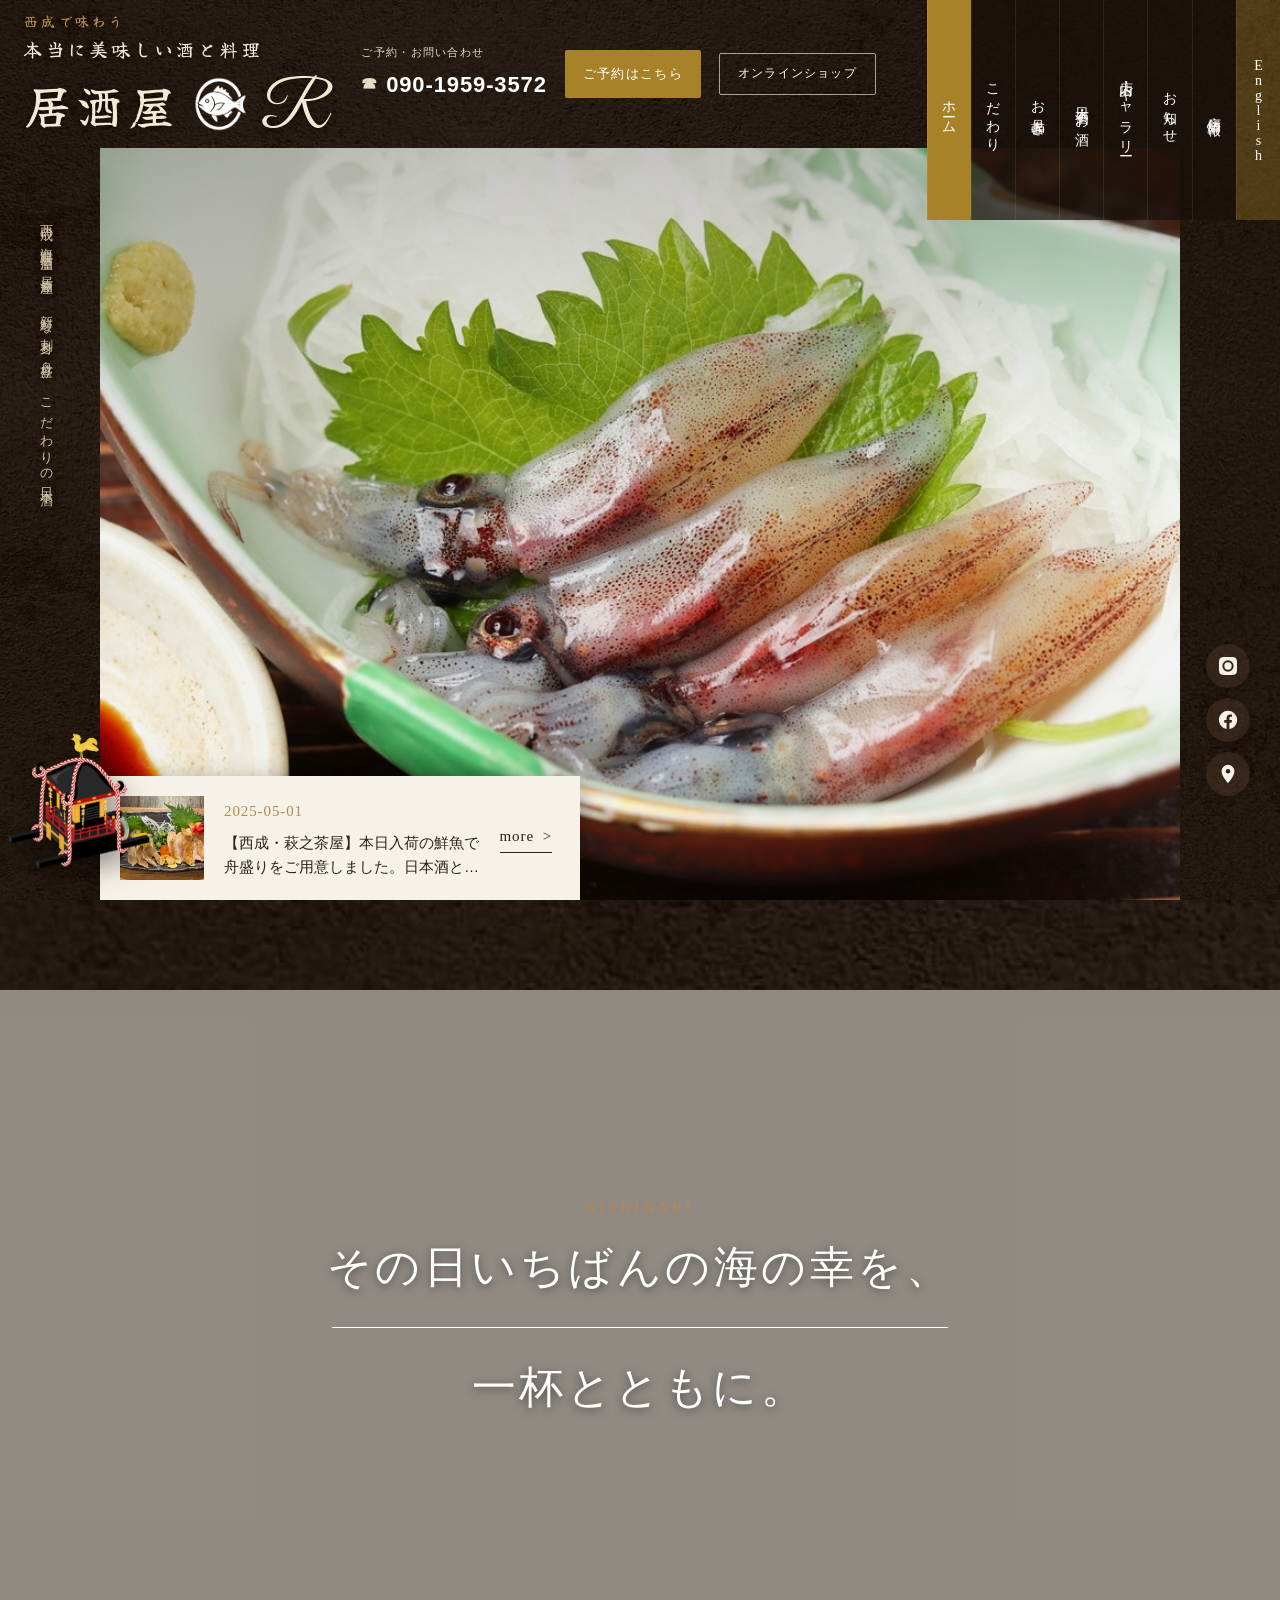
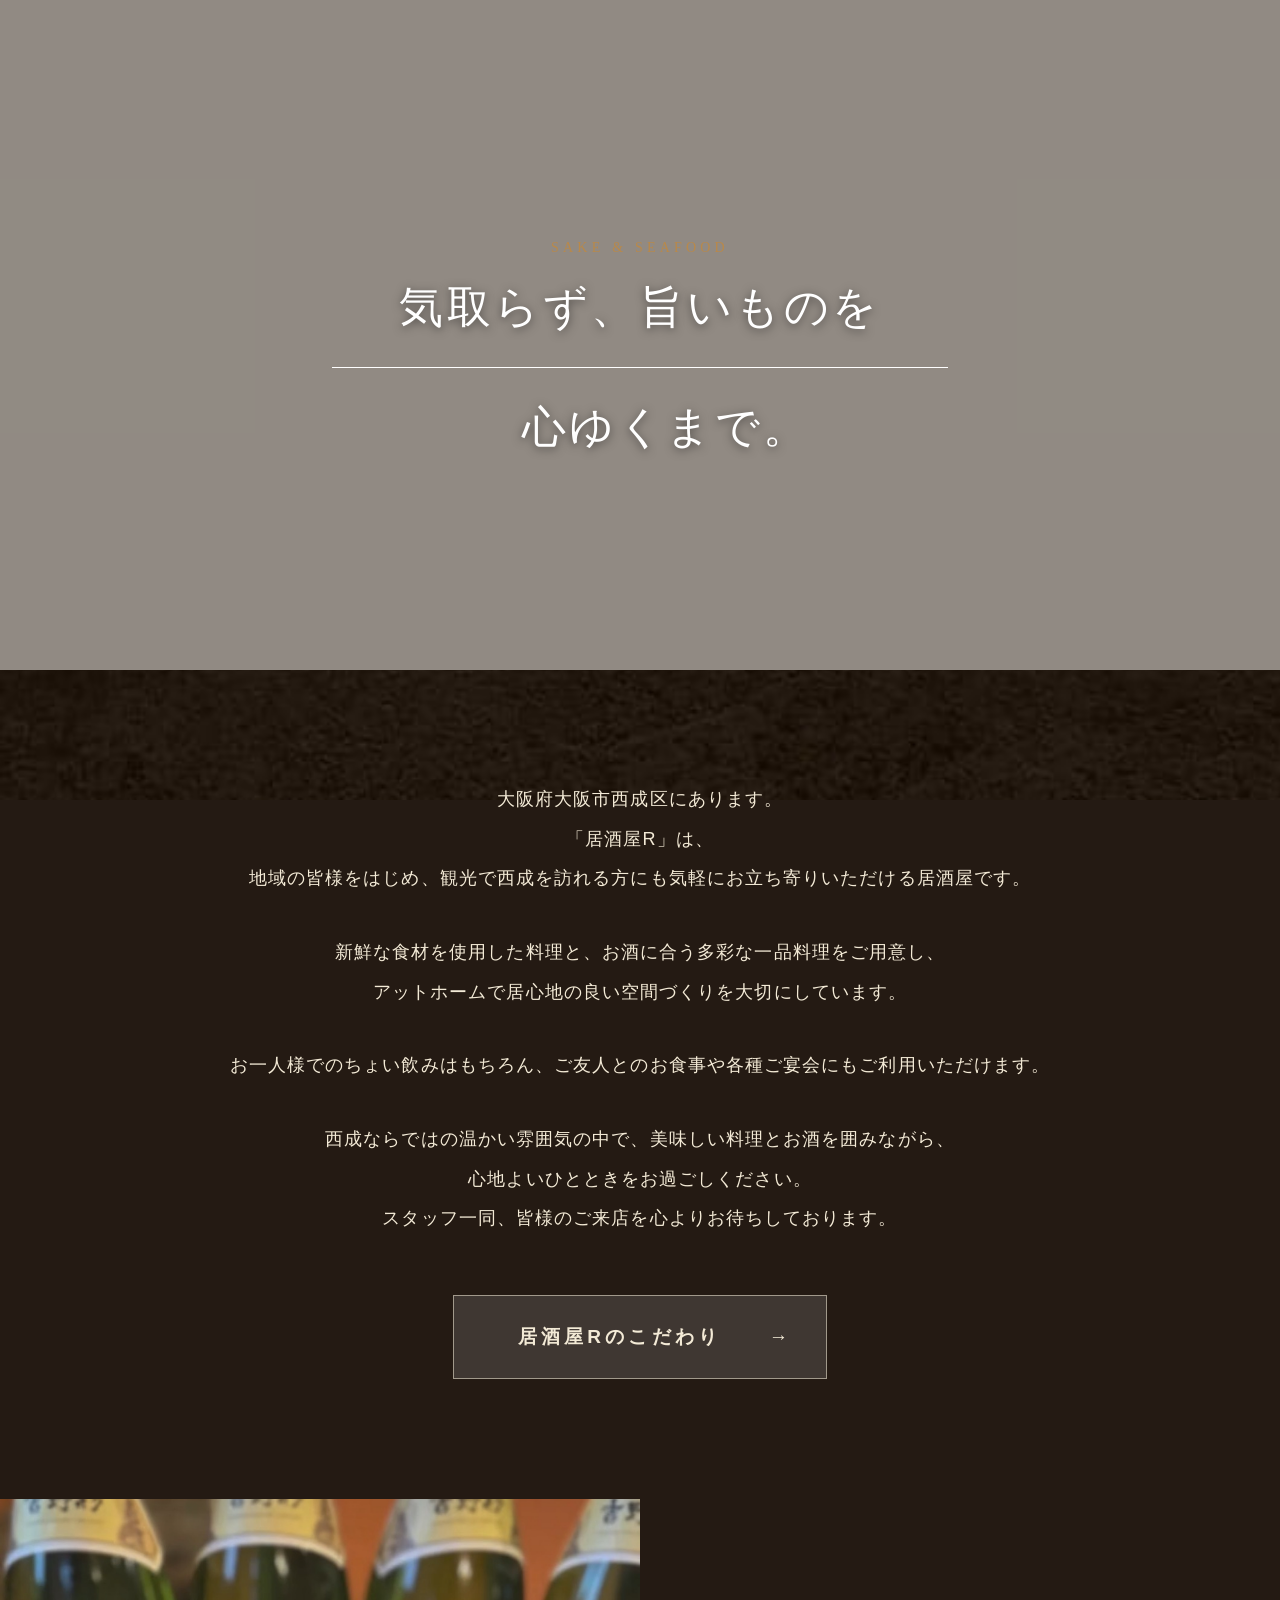
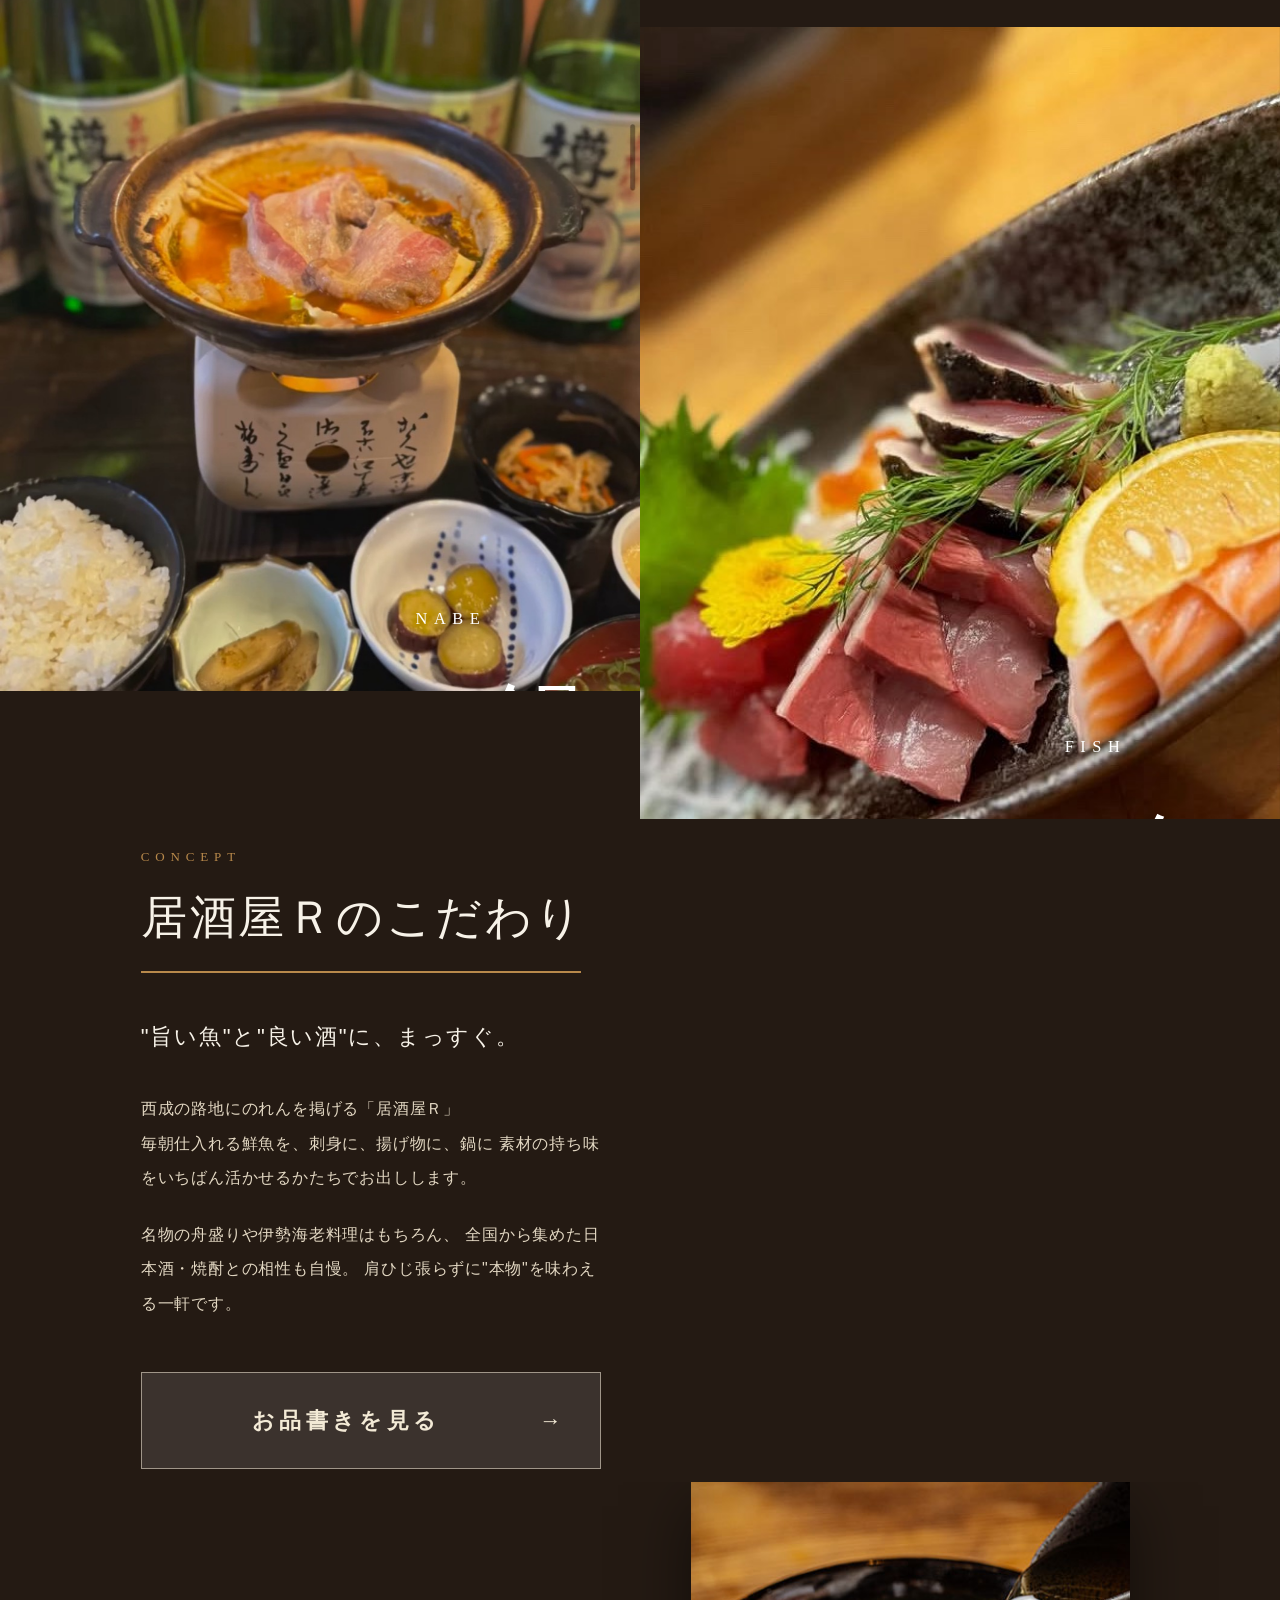
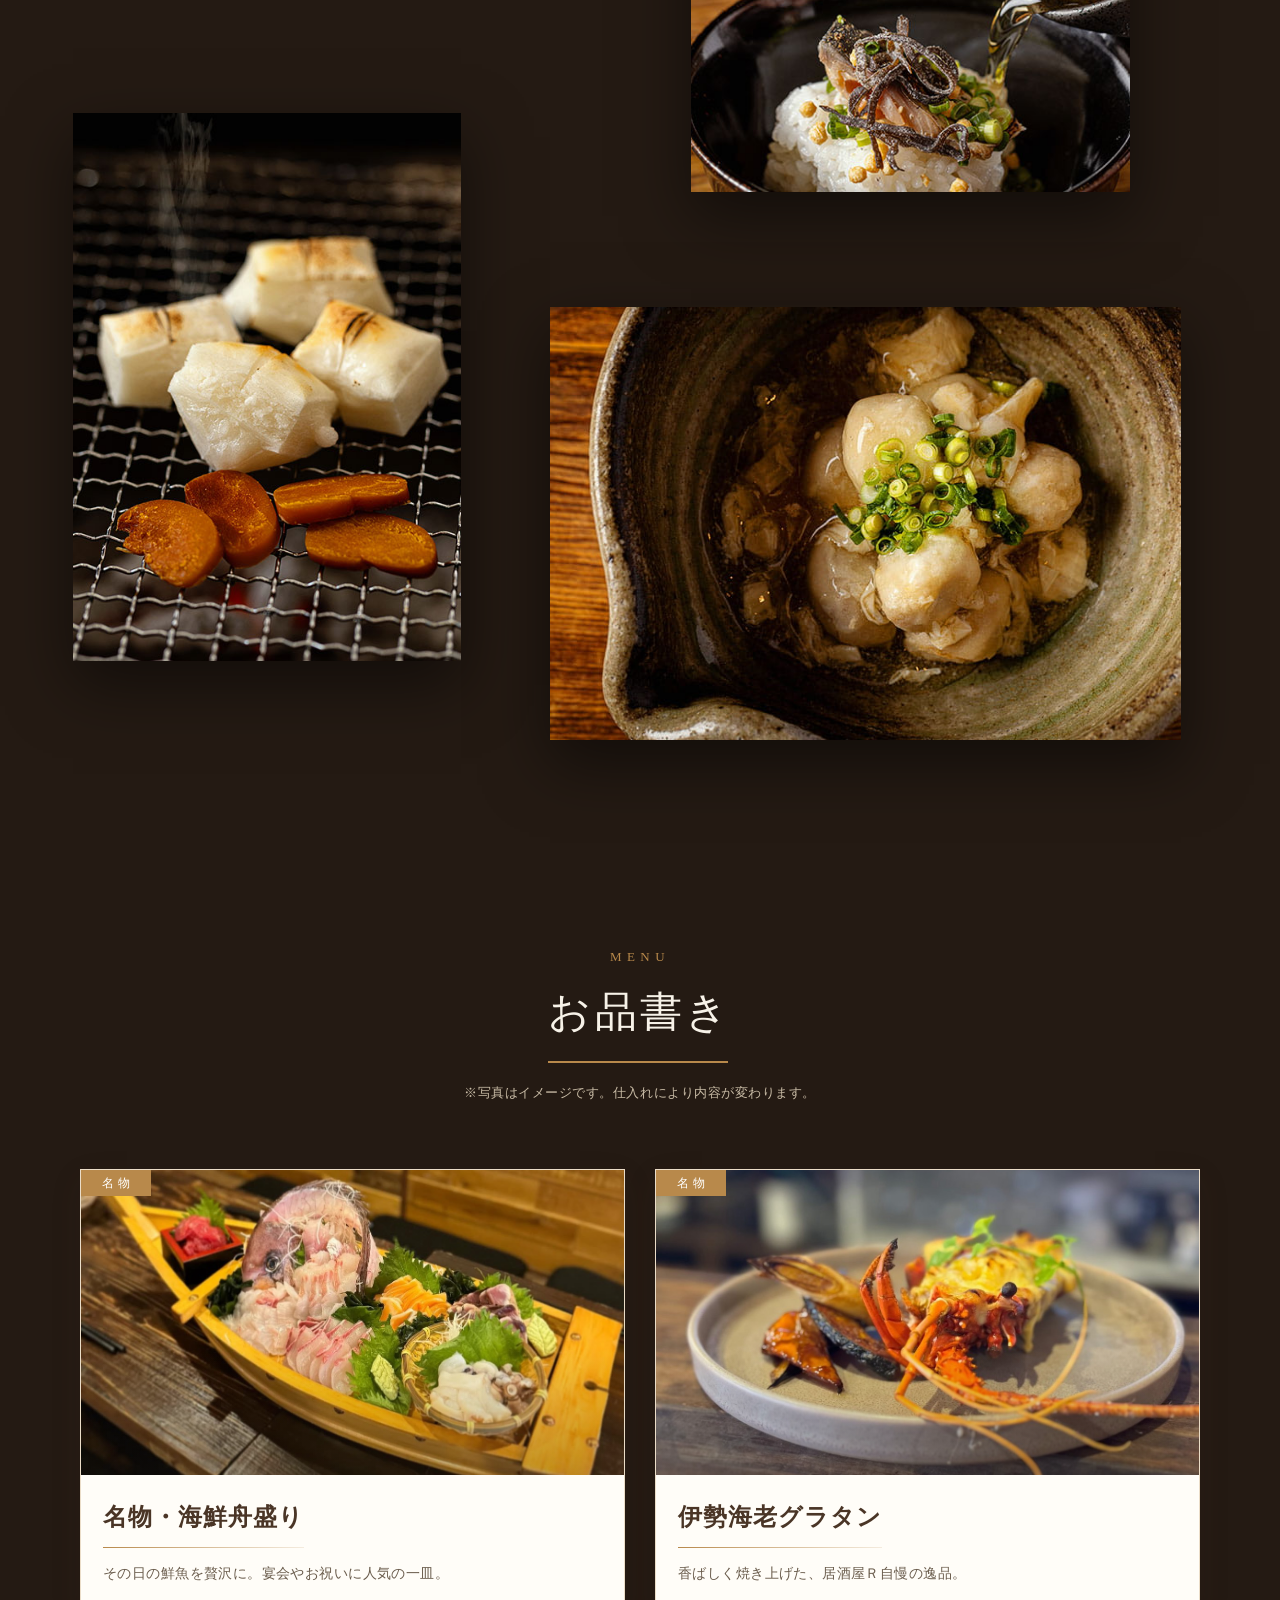
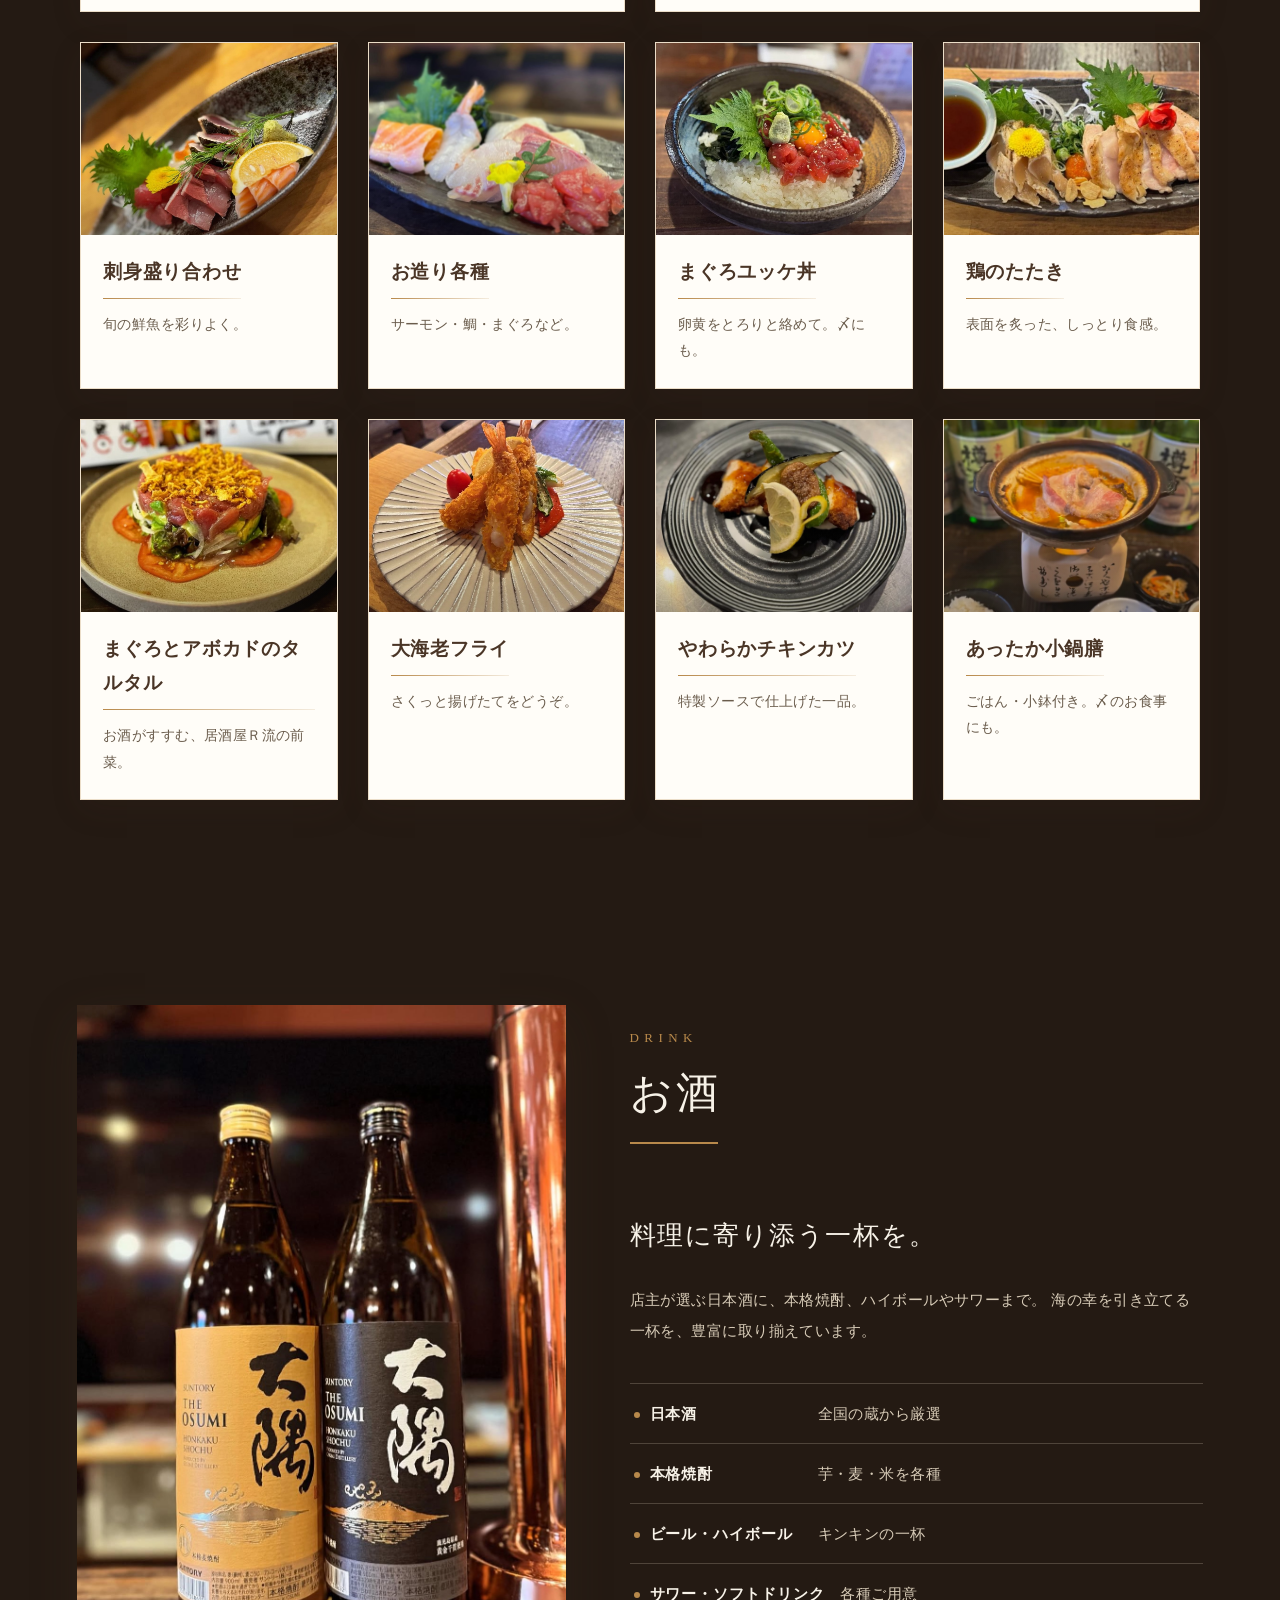
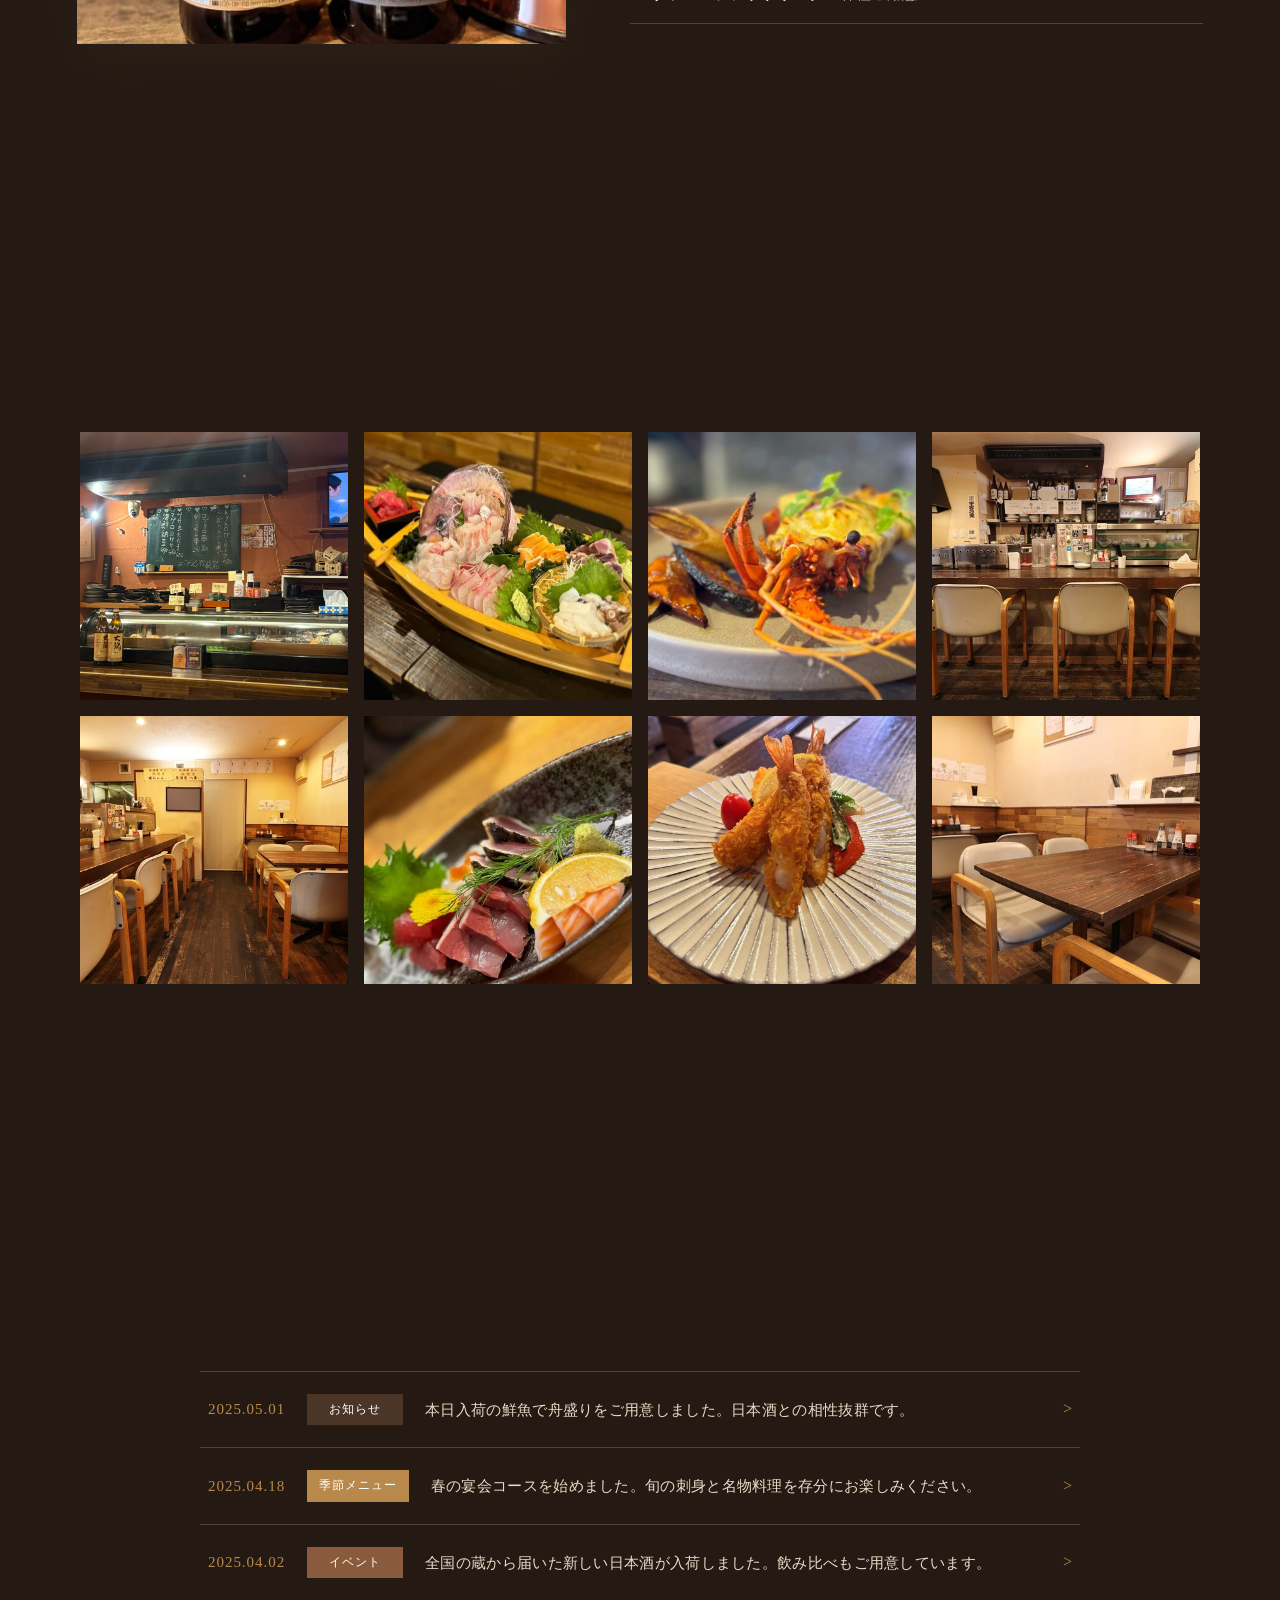
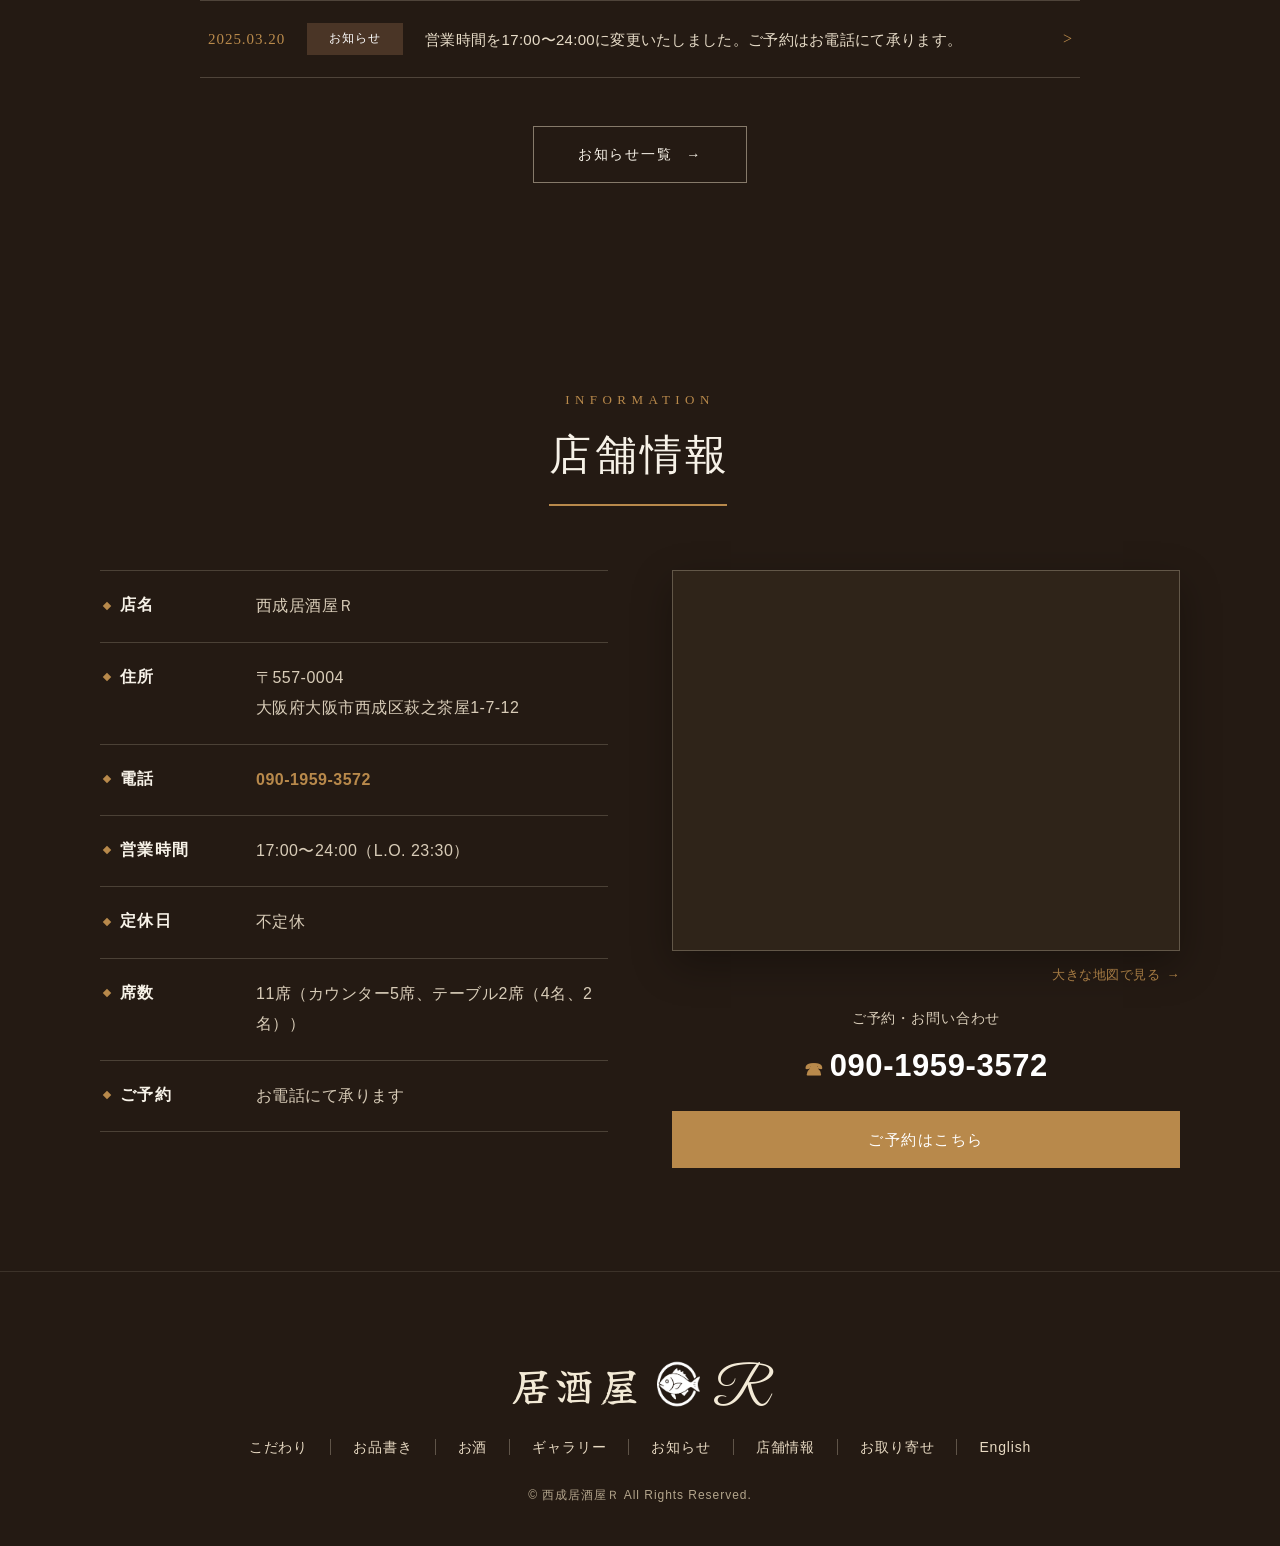
<file: index.html>
<!DOCTYPE html>
<html lang="ja">

<head>
    <meta charset="UTF-8">
    <title>西成居酒屋Ｒ｜海鮮と日本酒の居酒屋</title>

    <meta name="description" content="西成の海鮮居酒屋「居酒屋Ｒ」。新鮮な刺身の盛り合わせや舟盛り、名物のホルモン串焼き、こだわりの日本酒・焼酎をご用意。宴会・ご予約承ります。">
    <meta name="viewport" content="width=device-width, initial-scale=1">
    <meta name="apple-mobile-web-app-capable" content="yes">
    <meta name="format-detection" content="telephone=no">

    <!-- このページの正式なURL（別URLで開かれても評価をまとめる） -->
    <link rel="canonical" href="https://etsu0217.github.io/izakaya/index.html">

    <!-- 英語版との相互リンク（検索エンジンに言語違いの同一ページだと伝える） -->
    <link rel="alternate" hreflang="ja" href="https://etsu0217.github.io/izakaya/index.html">
    <link rel="alternate" hreflang="en" href="https://etsu0217.github.io/izakaya/index-en.html">
    <link rel="alternate" hreflang="x-default" href="https://etsu0217.github.io/izakaya/index.html">

    <!-- OGP -->
    <meta property="og:type" content="website">
    <meta property="og:locale" content="ja_JP">
    <meta property="og:title" content="西成居酒屋Ｒ｜海鮮と日本酒の居酒屋">
    <meta property="og:site_name" content="西成居酒屋Ｒ">
    <meta property="og:description" content="西成の海鮮居酒屋「居酒屋Ｒ」。新鮮な刺身と舟盛り、名物料理、こだわりの日本酒をご用意。">
    <meta property="og:image" content="https://etsu0217.github.io/izakaya/assets/image/S__2793479.jpg">
    <meta property="og:url" content="https://etsu0217.github.io/izakaya/index.html">

    <!-- Twitter Card -->
    <meta name="twitter:card" content="summary_large_image">
    <meta name="twitter:title" content="西成居酒屋Ｒ｜海鮮と日本酒の居酒屋">
    <meta name="twitter:description" content="西成の海鮮居酒屋「居酒屋Ｒ」。新鮮な刺身と舟盛り、名物料理、こだわりの日本酒をご用意。">
    <meta name="twitter:image" content="https://etsu0217.github.io/izakaya/assets/image/S__2793479.jpg">

    <!-- Favicon -->
    <link rel="icon" href="assets/image/izakaya-r-logo-transparent.png">
    <link rel="apple-touch-icon" href="assets/image/izakaya-r-logo-transparent.png">

    <!-- Fonts -->
    <link rel="preconnect" href="https://fonts.googleapis.com">
    <link rel="preconnect" href="https://fonts.gstatic.com" crossorigin>
    <link rel="stylesheet" href="https://fonts.googleapis.com/css2?family=Amiri:wght@400;700&family=Great+Vibes&family=Yuji+Mai&family=Yuji+Syuku&display=swap">

    <!-- Styles -->
    <link rel="stylesheet" href="assets/css/reset.css">
    <link rel="stylesheet" href="assets/css/style.css?v=20260807">

    <!-- Scripts -->
    <script src="assets/js/app.js" defer></script>

    <!-- 検索エンジン向けの店舗情報（営業時間・電話・地図に使われます） -->
    <script type="application/ld+json">
    {
        "@context": "https://schema.org",
        "@type": "Restaurant",
        "@id": "https://etsu0217.github.io/izakaya/#restaurant",
        "name": "西成居酒屋Ｒ",
        "url": "https://etsu0217.github.io/izakaya/index.html",
        "image": "https://etsu0217.github.io/izakaya/assets/image/S__2793479.jpg",
        "telephone": "+81-90-1959-3572",
        "servesCuisine": ["居酒屋", "海鮮", "日本料理"],
        "address": {
            "@type": "PostalAddress",
            "streetAddress": "萩之茶屋1-7-12",
            "addressLocality": "大阪市西成区",
            "addressRegion": "大阪府",
            "postalCode": "557-0004",
            "addressCountry": "JP"
        },
        "openingHoursSpecification": [{
            "@type": "OpeningHoursSpecification",
            "dayOfWeek": ["Monday", "Tuesday", "Wednesday", "Thursday", "Friday", "Saturday", "Sunday"],
            "opens": "17:00",
            "closes": "24:00"
        }],
        "acceptsReservations": "https://tabelog.com/osaka/A2701/A270206/27116984/",
        "hasMenu": "https://etsu0217.github.io/izakaya/index.html#menu",
        "sameAs": ["https://tabelog.com/osaka/A2701/A270206/27116984/"]
    }
    </script>
</head>

<body id="index">

    <!-- Tabキーで最初に出る「本文へ移動」（キーボード操作の人がナビを飛ばせる） -->
    <a class="skip-link" href="#main">本文へ移動</a>

    <!-- ===== First View (Header + Hero) ===== -->
    <div class="fv" id="top">

        <header class="fv-header">
            <div class="fv-brand">
                <p class="fv-catch"><span>西成で味わう</span>本当に美味しい酒と料理</p>
                <p class="fv-logo">
                    <a href="#top" aria-label="西成居酒屋Ｒ">
                        <span class="logo-text">居酒屋</span>
                        <img src="assets/image/logo-fish.png" alt="" class="logo-fish">
                        <span class="logo-text logo-r">R</span>
                    </a>
                </p>
            </div>

            <div class="fv-contact">
                <p class="fv-contact__label">ご予約・お問い合わせ</p>
                <p class="fv-contact__tel"><a href="tel:09019593572">090-1959-3572</a></p>
            </div>

            <p class="fv-reserve">
                <a href="https://tabelog.com/osaka/A2701/A270206/27116984/" target="_blank" rel="noopener noreferrer">ご予約はこちら<span class="visually-hidden">（食べログ・新しいタブで開きます）</span></a>
            </p>

            <p class="fv-shop">
                <a href="shop.html">オンラインショップ</a>
            </p>

            <ul class="fv-subnav">
                <li><a href="#gallery">店内のご案内</a></li>
                <li><a href="#info">店舗情報</a></li>
                <li><a href="#info">アクセス</a></li>
                <li><a href="shop.html">お取り寄せ</a></li>
                <li class="lang-switch"><a href="index-en.html" hreflang="en" lang="en">English</a></li>
            </ul>

            <button class="fv-toggle" id="navToggle" aria-label="メニュー" aria-expanded="false">
                <span></span><span></span><span></span>
            </button>
        </header>

        <!-- 縦書きメインナビ -->
        <nav class="fv-nav" id="gnav">
            <ul>
                <li><a href="#top" class="is-active">ホーム</a></li>
                <li><a href="#concept">こだわり</a></li>
                <li><a href="#menu">お品書き</a></li>
                <li><a href="#drink">日本酒・お酒</a></li>
                <li><a href="#gallery">店内・ギャラリー</a></li>
                <li><a href="#news">お知らせ</a></li>
                <li><a href="#info">店舗情報</a></li>
                <li class="lang-switch"><a href="index-en.html" hreflang="en" lang="en">English</a></li>
            </ul>
        </nav>

        <!-- 左端の縦書きキャッチ -->
        <p class="fv-side">西成の海鮮居酒屋　居酒屋Ｒ　新鮮な刺身と舟盛り、こだわりの日本酒</p>

        <!-- 左下 お知らせ -->
        <div class="fv-news">
            <a href="#news" class="fv-news__card">
                <span class="fv-news__thumb"><img src="assets/image/S__2793481.jpg" alt=""></span>
                <span class="fv-news__body">
                    <span class="fv-news__date">2025-05-01</span>
                    <span class="fv-news__title">【西成・萩之茶屋】本日入荷の鮮魚で舟盛りをご用意しました。日本酒との相性抜群です。</span>
                </span>
                <span class="fv-news__more">more <span>&gt;</span></span>
            </a>
        </div>

        <!-- 背景ヒーロー画像（スライドショー） -->
        <div class="fv-img" id="fvSlider">
            <img src="assets/image/hero-course.jpg" alt="生ビールと小鍋・おでん・お造りが並ぶ宴会コース" class="is-active">
            <img src="assets/image/hero-ika.jpg" alt="ホタルイカのお造り">
            <img src="assets/image/danjiri.jpg" alt="西成・萩之茶屋のだんじり">
        </div>

        <!-- ヒーロー画像の上を練り歩く御神輿 -->
        <div class="mikoshi" aria-hidden="true">
            <div class="mikoshi__track">
                <img src="assets/image/omatsuri_omikoshi_illust_3447.png" alt="" class="mikoshi__img">
            </div>
        </div>
    </div>

    <main id="main">

        <!-- ヒーローと画像の間の余白 -->
        <div class="hero-gap" aria-hidden="true"></div>

        <!-- ===== 背景固定バンド 01（ヒーロー直下） ===== -->
        <section class="parallax parallax--01 reveal">
            <div class="parallax__inner">
                <p class="en">NISHINARI</p>
                <p class="lead">その日いちばんの海の幸を、</p>
                <span class="reveal-line reveal-line--mid" aria-hidden="true"></span>
                <p class="lead">一杯とともに。</p>
            </div>
        </section>

        <!-- ===== 背景固定バンド 02 ===== -->
        <section class="parallax parallax--02 reveal">
            <div class="parallax__inner">
                <p class="en">SAKE &amp; SEAFOOD</p>
                <p class="lead">気取らず、旨いものを</p>
                <span class="reveal-line reveal-line--mid" aria-hidden="true"></span>
                <p class="lead">心ゆくまで。</p>
            </div>
        </section>

        <!-- ===== Intro（紹介文） ===== -->
        <section class="intro reveal">
            <div class="intro-inner">
                <p class="intro-txt">
                    大阪府大阪市西成区にあります。<br>
                    「居酒屋R」は、<br>
                    地域の皆様をはじめ、観光で西成を訪れる方にも気軽にお立ち寄りいただける居酒屋です。
                </p>
                <p class="intro-txt">
                    新鮮な食材を使用した料理と、お酒に合う多彩な一品料理をご用意し、<br>
                    アットホームで居心地の良い空間づくりを大切にしています。
                </p>
                <p class="intro-txt">
                    お一人様でのちょい飲みはもちろん、ご友人とのお食事や各種ご宴会にもご利用いただけます。
                </p>
                <p class="intro-txt">
                    西成ならではの温かい雰囲気の中で、美味しい料理とお酒を囲みながら、<br>
                    心地よいひとときをお過ごしください。<br>
                    スタッフ一同、皆様のご来店を心よりお待ちしております。
                </p>
                <p class="intro-btn"><a href="#concept">居酒屋Rのこだわり<span>&rarr;</span></a></p>
            </div>
        </section>

        <!-- ===== Split Hero（鍋 / 魚）===== -->
        <section class="split-hero reveal" aria-label="鍋と魚">
            <div class="split-hero__half split-hero__half--left">
                <div class="split-hero__img">
                    <img src="assets/image/S__2793480.jpg" alt="あったか小鍋">
                </div>
                <p class="split-hero__text">鍋<span>NABE</span></p>
            </div>
            <div class="split-hero__half split-hero__half--right">
                <div class="split-hero__img">
                    <img src="assets/image/S__2793484.jpg" alt="新鮮な魚の刺身">
                </div>
                <p class="split-hero__text">魚<span>FISH</span></p>
            </div>
        </section>

        <!-- ===== Concept ===== -->
        <section id="concept" class="concept section">
            <div class="section-head">
                <p class="en">CONCEPT</p>
                <h2>居酒屋Ｒのこだわり</h2>
            </div>
            <div class="concept-body">
                <div class="concept-txt">
                    <p class="lead">"旨い魚"と"良い酒"に、まっすぐ。</p>
                    <p>
                        西成の路地にのれんを掲げる<br class="br-sp">「居酒屋Ｒ」<br>
                        毎朝仕入れる鮮魚を、刺身に、揚げ物に、鍋に
                        素材の持ち味をいちばん活かせるかたちでお出しします。
                    </p>
                    <p>
                        名物の舟盛りや伊勢海老料理はもちろん、
                        全国から集めた日本酒・焼酎との相性も自慢。
                        肩ひじ張らずに"本物"を味わえる一軒です。
                    </p>
                    <p class="concept-btn"><a href="#menu">お品書きを見る<span>&rarr;</span></a></p>
                </div>
            </div>
        </section>

        <!-- ===== 逸品ギャラリー（①右上 → ②左 → ③右下 の順にふわっと浮き出る） ===== -->
        <section class="dish-gallery reveal">
            <div class="dish-gallery__grid">
                <figure class="dish-gallery__item dish-gallery__item--tr">
                    <img src="assets/image/reco_img3.jpg" alt="鯖の茶漬け" loading="lazy">
                </figure>
                <figure class="dish-gallery__item dish-gallery__item--left">
                    <img src="assets/image/reco_img4.jpg" alt="焼き餅とからすみ" loading="lazy">
                </figure>
                <figure class="dish-gallery__item dish-gallery__item--br">
                    <img src="assets/image/reco_img5.jpg" alt="里芋の煮っころがし" loading="lazy">
                </figure>
            </div>
        </section>

        <!-- ===== Menu ===== -->
        <section id="menu" class="menu section section-bg reveal">
            <div class="section-head">
                <p class="en">MENU</p>
                <h2>お品書き</h2>
                <p class="section-note">※写真はイメージです。仕入れにより内容が変わります。</p>
            </div>

            <div class="menu-grid">
                <figure class="menu-card feature">
                    <div class="menu-thumb"><img src="assets/image/S__2793479.jpg" alt="海鮮の舟盛り"></div>
                    <figcaption>
                        <h3>名物・海鮮舟盛り</h3>
                        <p>その日の鮮魚を贅沢に。宴会やお祝いに人気の一皿。</p>
                    </figcaption>
                </figure>
                <figure class="menu-card feature">
                    <div class="menu-thumb"><img src="assets/image/S__2793483.jpg" alt="伊勢海老のグラタン"></div>
                    <figcaption>
                        <h3>伊勢海老グラタン</h3>
                        <p>香ばしく焼き上げた、居酒屋Ｒ自慢の逸品。</p>
                    </figcaption>
                </figure>

                <figure class="menu-card">
                    <div class="menu-thumb"><img src="assets/image/S__2793484.jpg" alt="刺身の盛り合わせ"></div>
                    <figcaption>
                        <h3>刺身盛り合わせ</h3>
                        <p>旬の鮮魚を彩りよく。</p>
                    </figcaption>
                </figure>
                <figure class="menu-card">
                    <div class="menu-thumb"><img src="assets/image/S__2793487.jpg" alt="握り・お造り"></div>
                    <figcaption>
                        <h3>お造り各種</h3>
                        <p>サーモン・鯛・まぐろなど。</p>
                    </figcaption>
                </figure>
                <figure class="menu-card">
                    <div class="menu-thumb"><img src="assets/image/S__2793490.jpg" alt="まぐろユッケ丼"></div>
                    <figcaption>
                        <h3>まぐろユッケ丼</h3>
                        <p>卵黄をとろりと絡めて。〆にも。</p>
                    </figcaption>
                </figure>
                <figure class="menu-card">
                    <div class="menu-thumb"><img src="assets/image/S__2793481.jpg" alt="鶏のたたき"></div>
                    <figcaption>
                        <h3>鶏のたたき</h3>
                        <p>表面を炙った、しっとり食感。</p>
                    </figcaption>
                </figure>
                <figure class="menu-card">
                    <div class="menu-thumb"><img src="assets/image/S__2793482.jpg" alt="まぐろとアボカドのタルタル"></div>
                    <figcaption>
                        <h3>まぐろとアボカドのタルタル</h3>
                        <p>お酒がすすむ、居酒屋Ｒ流の前菜。</p>
                    </figcaption>
                </figure>
                <figure class="menu-card">
                    <div class="menu-thumb"><img src="assets/image/S__2793485.jpg" alt="海老フライ"></div>
                    <figcaption>
                        <h3>大海老フライ</h3>
                        <p>さくっと揚げたてをどうぞ。</p>
                    </figcaption>
                </figure>
                <figure class="menu-card">
                    <div class="menu-thumb"><img src="assets/image/S__2793478.jpg" alt="鶏の炭焼き"></div>
                    <figcaption>
                        <h3>やわらかチキンカツ</h3>
                        <p>特製ソースで仕上げた一品。</p>
                    </figcaption>
                </figure>
                <figure class="menu-card">
                    <div class="menu-thumb"><img src="assets/image/S__2793480.jpg" alt="小鍋の定食"></div>
                    <figcaption>
                        <h3>あったか小鍋膳</h3>
                        <p>ごはん・小鉢付き。〆のお食事にも。</p>
                    </figcaption>
                </figure>
            </div>
        </section>

        <!-- ===== Drink ===== -->
        <section id="drink" class="drink section reveal">
          <div class="drink-inner">
            <div class="drink-img">
                <img src="assets/image/S__2793486.jpg" alt="本格焼酎">
            </div>
            <div class="drink-body">
                <div class="section-head left">
                    <p class="en">DRINK</p>
                    <h2>お酒</h2>
                </div>
                <p class="lead">料理に寄り添う一杯を。</p>
                <p>
                    店主が選ぶ日本酒に、本格焼酎、ハイボールやサワーまで。
                    海の幸を引き立てる一杯を、豊富に取り揃えています。
                </p>
                <ul class="drink-list">
                    <li><span>日本酒</span>全国の蔵から厳選</li>
                    <li><span>本格焼酎</span>芋・麦・米を各種</li>
                    <li><span>ビール・ハイボール</span>キンキンの一杯</li>
                    <li><span>サワー・ソフトドリンク</span>各種ご用意</li>
                </ul>
            </div>
          </div>
        </section>

        <!-- ===== Gallery ===== -->
        <section id="gallery" class="gallery section section-bg reveal">
            <div class="section-head">
                <p class="en">GALLERY</p>
                <h2>店内・<br class="sp-br">お料理ギャラリー</h2>
            </div>
            <div class="gallery-grid">
                <div class="g-item"><img src="assets/image/12B42235-FE5C-4FDA-B285-809FDA777590.jpg" alt="黒板メニューの並ぶカウンター"></div>
                <div class="g-item"><img src="assets/image/S__2793479.jpg" alt="舟盛り"></div>
                <div class="g-item"><img src="assets/image/S__2793483.jpg" alt="伊勢海老グラタン"></div>
                <div class="g-item"><img src="assets/image/640x640_rect_149215378.jpg" alt="店内のカウンター席"></div>
                <div class="g-item"><img src="assets/image/640x640_rect_149215514.jpg" alt="店内のテーブル席"></div>
                <div class="g-item"><img src="assets/image/S__2793484.jpg" alt="刺身盛り合わせ"></div>
                <div class="g-item"><img src="assets/image/S__2793485.jpg" alt="海老フライ"></div>
                <div class="g-item"><img src="assets/image/640x640_rect_149215510.jpg" alt="店内のテーブル席"></div>
            </div>
        </section>

        <!-- ===== News ===== -->
        <section id="news" class="news section reveal">
            <div class="section-head">
                <p class="en">NEWS</p>
                <h2>お知らせ</h2>
            </div>
            <div class="news-body">
                <ul class="news-list">
                    <li class="news-item">
                        <a href="#news">
                            <span class="news-date"><em>2025.05.01</em></span>
                            <span class="news-cat">お知らせ</span>
                            <span class="news-title">本日入荷の鮮魚で舟盛りをご用意しました。日本酒との相性抜群です。</span>
                            <span class="news-arrow" aria-hidden="true">&gt;</span>
                        </a>
                    </li>
                    <li class="news-item">
                        <a href="#news">
                            <span class="news-date"><em>2025.04.18</em></span>
                            <span class="news-cat news-cat--fair">季節メニュー</span>
                            <span class="news-title">春の宴会コースを始めました。旬の刺身と名物料理を存分にお楽しみください。</span>
                            <span class="news-arrow" aria-hidden="true">&gt;</span>
                        </a>
                    </li>
                    <li class="news-item">
                        <a href="#news">
                            <span class="news-date"><em>2025.04.02</em></span>
                            <span class="news-cat news-cat--event">イベント</span>
                            <span class="news-title">全国の蔵から届いた新しい日本酒が入荷しました。飲み比べもご用意しています。</span>
                            <span class="news-arrow" aria-hidden="true">&gt;</span>
                        </a>
                    </li>
                    <li class="news-item">
                        <a href="#news">
                            <span class="news-date"><em>2025.03.20</em></span>
                            <span class="news-cat">お知らせ</span>
                            <span class="news-title">営業時間を17:00〜24:00に変更いたしました。ご予約はお電話にて承ります。</span>
                            <span class="news-arrow" aria-hidden="true">&gt;</span>
                        </a>
                    </li>
                </ul>
                <p class="news-more"><a href="#news">お知らせ一覧<span>&rarr;</span></a></p>
            </div>
        </section>

        <!-- ===== Info ===== -->
        <section id="info" class="info section reveal">
            <div class="section-head">
                <p class="en">INFORMATION</p>
                <h2>店舗情報</h2>
            </div>
            <div class="info-body">
                <div class="info-table">
                    <dl>
                        <dt>店名</dt>
                        <dd>西成居酒屋Ｒ</dd>
                    </dl>
                    <dl>
                        <dt>住所</dt>
                        <dd>〒557-0004<br>大阪府大阪市西成区萩之茶屋1-7-12</dd>
                    </dl>
                    <dl>
                        <dt>電話</dt>
                        <dd><a href="tel:09019593572">090-1959-3572</a></dd>
                    </dl>
                    <dl>
                        <dt>営業時間</dt>
                        <dd>17:00〜24:00（L.O. 23:30）</dd>
                    </dl>
                    <dl>
                        <dt>定休日</dt>
                        <dd>不定休</dd>
                    </dl>
                    <dl>
                        <dt>席数</dt>
                        <dd>11席（カウンター5席、テーブル2席（4名、2名））</dd>
                    </dl>
                    <dl>
                        <dt>ご予約</dt>
                        <dd>お電話にて承ります</dd>
                    </dl>
                </div>
                <div class="info-side">
                    <div class="info-map">
                        <iframe
                            src="https://www.google.com/maps?q=%E5%A4%A7%E9%98%AA%E5%BA%9C%E5%A4%A7%E9%98%AA%E5%B8%82%E8%A5%BF%E6%88%90%E5%8C%BA%E8%90%A9%E4%B9%8B%E8%8C%B6%E5%B1%8B1-7-12&amp;z=17&amp;output=embed"
                            title="西成居酒屋Ｒ 地図" loading="lazy" referrerpolicy="no-referrer-when-downgrade"
                            allowfullscreen></iframe>
                    </div>
                    <p class="info-map-link">
                        <a href="https://www.google.com/maps/search/?api=1&amp;query=%E5%A4%A7%E9%98%AA%E5%BA%9C%E5%A4%A7%E9%98%AA%E5%B8%82%E8%A5%BF%E6%88%90%E5%8C%BA%E8%90%A9%E4%B9%8B%E8%8C%B6%E5%B1%8B1-7-12"
                           target="_blank" rel="noopener noreferrer">大きな地図で見る<span>&rarr;</span></a>
                    </p>
                    <p class="info-cta">ご予約・お問い合わせ</p>
                    <p class="info-tel"><a href="tel:09019593572">090-1959-3572</a></p>
                    <p class="info-btn"><a href="https://tabelog.com/osaka/A2701/A270206/27116984/" target="_blank" rel="noopener noreferrer">ご予約はこちら<span class="visually-hidden">（食べログ・新しいタブで開きます）</span></a></p>
                </div>
            </div>
        </section>

    </main>

    <!-- ===== 右端 縦並びSNS ===== -->
    <ul class="side-sns" aria-label="SNS・地図">
        <li>
            <a href="#" target="_blank" rel="noopener noreferrer" aria-label="Instagram">
                <svg viewBox="0 0 24 24" width="22" height="22" fill="currentColor" aria-hidden="true">
                    <path d="M12 2.16c3.2 0 3.58.01 4.85.07 1.17.05 1.8.25 2.23.41.56.22.96.48 1.38.9.42.42.68.82.9 1.38.16.42.36 1.06.41 2.23.06 1.27.07 1.65.07 4.85s-.01 3.58-.07 4.85c-.05 1.17-.25 1.8-.41 2.23-.22.56-.48.96-.9 1.38-.42.42-.82.68-1.38.9-.42.16-1.06.36-2.23.41-1.27.06-1.65.07-4.85.07s-3.58-.01-4.85-.07c-1.17-.05-1.8-.25-2.23-.41-.56-.22-.96-.48-1.38-.9-.42-.42-.68-.82-.9-1.38-.16-.42-.36-1.06-.41-2.23C2.17 15.58 2.16 15.2 2.16 12s.01-3.58.07-4.85c.05-1.17.25-1.8.41-2.23.22-.56.48-.96.9-1.38.42-.42.82-.68 1.38-.9.42-.16 1.06-.36 2.23-.41C8.42 2.17 8.8 2.16 12 2.16zm0 3.68A6.16 6.16 0 1 0 18.16 12 6.16 6.16 0 0 0 12 5.84zm0 10.16A4 4 0 1 1 16 12a4 4 0 0 1-4 4zm6.4-10.4a1.44 1.44 0 1 1-1.44-1.44 1.44 1.44 0 0 1 1.44 1.44z"/>
                </svg>
            </a>
        </li>
        <li>
            <a href="#" target="_blank" rel="noopener noreferrer" aria-label="Facebook">
                <svg viewBox="0 0 24 24" width="22" height="22" fill="currentColor" aria-hidden="true">
                    <path d="M22 12a10 10 0 1 0-11.56 9.88v-6.99H7.9V12h2.54V9.8c0-2.5 1.49-3.89 3.78-3.89 1.09 0 2.24.2 2.24.2v2.46h-1.26c-1.24 0-1.63.77-1.63 1.56V12h2.78l-.44 2.89h-2.34v6.99A10 10 0 0 0 22 12z"/>
                </svg>
            </a>
        </li>
        <li>
            <a href="https://www.google.com/maps/search/?api=1&amp;query=%E5%A4%A7%E9%98%AA%E5%BA%9C%E5%A4%A7%E9%98%AA%E5%B8%82%E8%A5%BF%E6%88%90%E5%8C%BA%E8%90%A9%E4%B9%8B%E8%8C%B6%E5%B1%8B1-7-12" target="_blank" rel="noopener noreferrer" aria-label="Googleマップで場所を見る（新しいタブで開きます）">
                <svg viewBox="0 0 24 24" width="22" height="22" fill="currentColor" aria-hidden="true">
                    <path d="M12 2a7 7 0 0 0-7 7c0 5.25 7 13 7 13s7-7.75 7-13a7 7 0 0 0-7-7zm0 9.5A2.5 2.5 0 1 1 14.5 9 2.5 2.5 0 0 1 12 11.5z"/>
                </svg>
            </a>
        </li>
    </ul>

    <!-- ===== Footer ===== -->
    <footer class="footer">
        <p class="footer-logo">
            <a href="#top" aria-label="西成居酒屋Ｒ">
                <span class="logo-text">居酒屋</span>
                <img src="assets/image/logo-fish.png" alt="" class="logo-fish">
                <span class="logo-text logo-r">R</span>
            </a>
        </p>
        <ul class="footer-nav">
            <li><a href="#concept">こだわり</a></li>
            <li><a href="#menu">お品書き</a></li>
            <li><a href="#drink">お酒</a></li>
            <li><a href="#gallery">ギャラリー</a></li>
            <li><a href="#news">お知らせ</a></li>
            <li><a href="#info">店舗情報</a></li>
            <li><a href="shop.html">お取り寄せ</a></li>
            <li><a href="index-en.html" hreflang="en" lang="en">English</a></li>
        </ul>
        <p class="copyright">&copy; 西成居酒屋Ｒ All Rights Reserved.</p>
    </footer>

    <!-- ===== 固定ハンバーガー（ヒーロー通過後に表示） ===== -->
    <button class="menu-fab" id="menuOpen" aria-label="メニューを開く" aria-expanded="false" aria-controls="drawer">
        <span class="menu-fab__lines"><span></span><span></span><span></span></span>
        <span class="menu-fab__label">MENU</span>
    </button>

    <!-- ===== フルスクリーン ドロワーメニュー ===== -->
    <div class="drawer" id="drawer" aria-hidden="true">
        <div class="drawer__media" aria-hidden="true">
            <img src="assets/image/S__2793479.jpg" alt="">
        </div>
        <div class="drawer__panel">
            <button class="drawer__close" id="menuClose" aria-label="メニューを閉じる">
                <span class="drawer__close-x"><span></span><span></span></span>
                <em>CLOSE</em>
            </button>

            <nav class="drawer__nav" aria-label="メインメニュー">
                <ul>
                    <li><a href="#top">ホーム</a></li>
                    <li><a href="#concept">こだわり</a></li>
                    <li><a href="#menu">お品書き</a></li>
                    <li><a href="#drink">日本酒・お酒</a></li>
                    <li><a href="#gallery">店内・ギャラリー</a></li>
                    <li><a href="#news">お知らせ</a></li>
                    <li><a href="#info">店舗情報</a></li>
                    <li><a href="shop.html">オンラインショップ</a></li>
                </ul>
            </nav>

            <div class="drawer__lang">
                <span class="drawer__lang-label">LANGUAGE</span>
                <span class="drawer__lang-btns">
                    <span class="is-current" aria-current="page">日本語</span>
                    <a href="index-en.html" hreflang="en" lang="en">English</a>
                </span>
            </div>

            <div class="drawer__foot">
                <p class="drawer__logo">
                    <a href="#top" aria-label="西成居酒屋Ｒ">
                        <span class="logo-text">居酒屋</span>
                        <img src="assets/image/logo-fish.png" alt="" class="logo-fish">
                        <span class="logo-text logo-r">R</span>
                    </a>
                </p>
                <div class="drawer__contact">
                    <p class="drawer__label">ご予約・お問い合わせ</p>
                    <p class="drawer__tel"><a href="tel:09019593572">090-1959-3572</a></p>
                    <p class="drawer__btn"><a href="https://tabelog.com/osaka/A2701/A270206/27116984/" target="_blank" rel="noopener noreferrer">ご予約はこちら<span class="visually-hidden">（食べログ・新しいタブで開きます）</span></a></p>
                </div>
            </div>
        </div>
    </div>

    <!-- Scroll to top -->
    <a href="#top" id="pagetop" class="pagetop" aria-label="ページ上部へ">
        <svg class="pagetop__arrow" viewBox="0 0 24 24" aria-hidden="true">
            <path d="M12 19V6" /><path d="M6 12l6-6 6 6" />
        </svg>
        <span class="pagetop__label">TOP</span>
    </a>

</body>

</html>
</file>
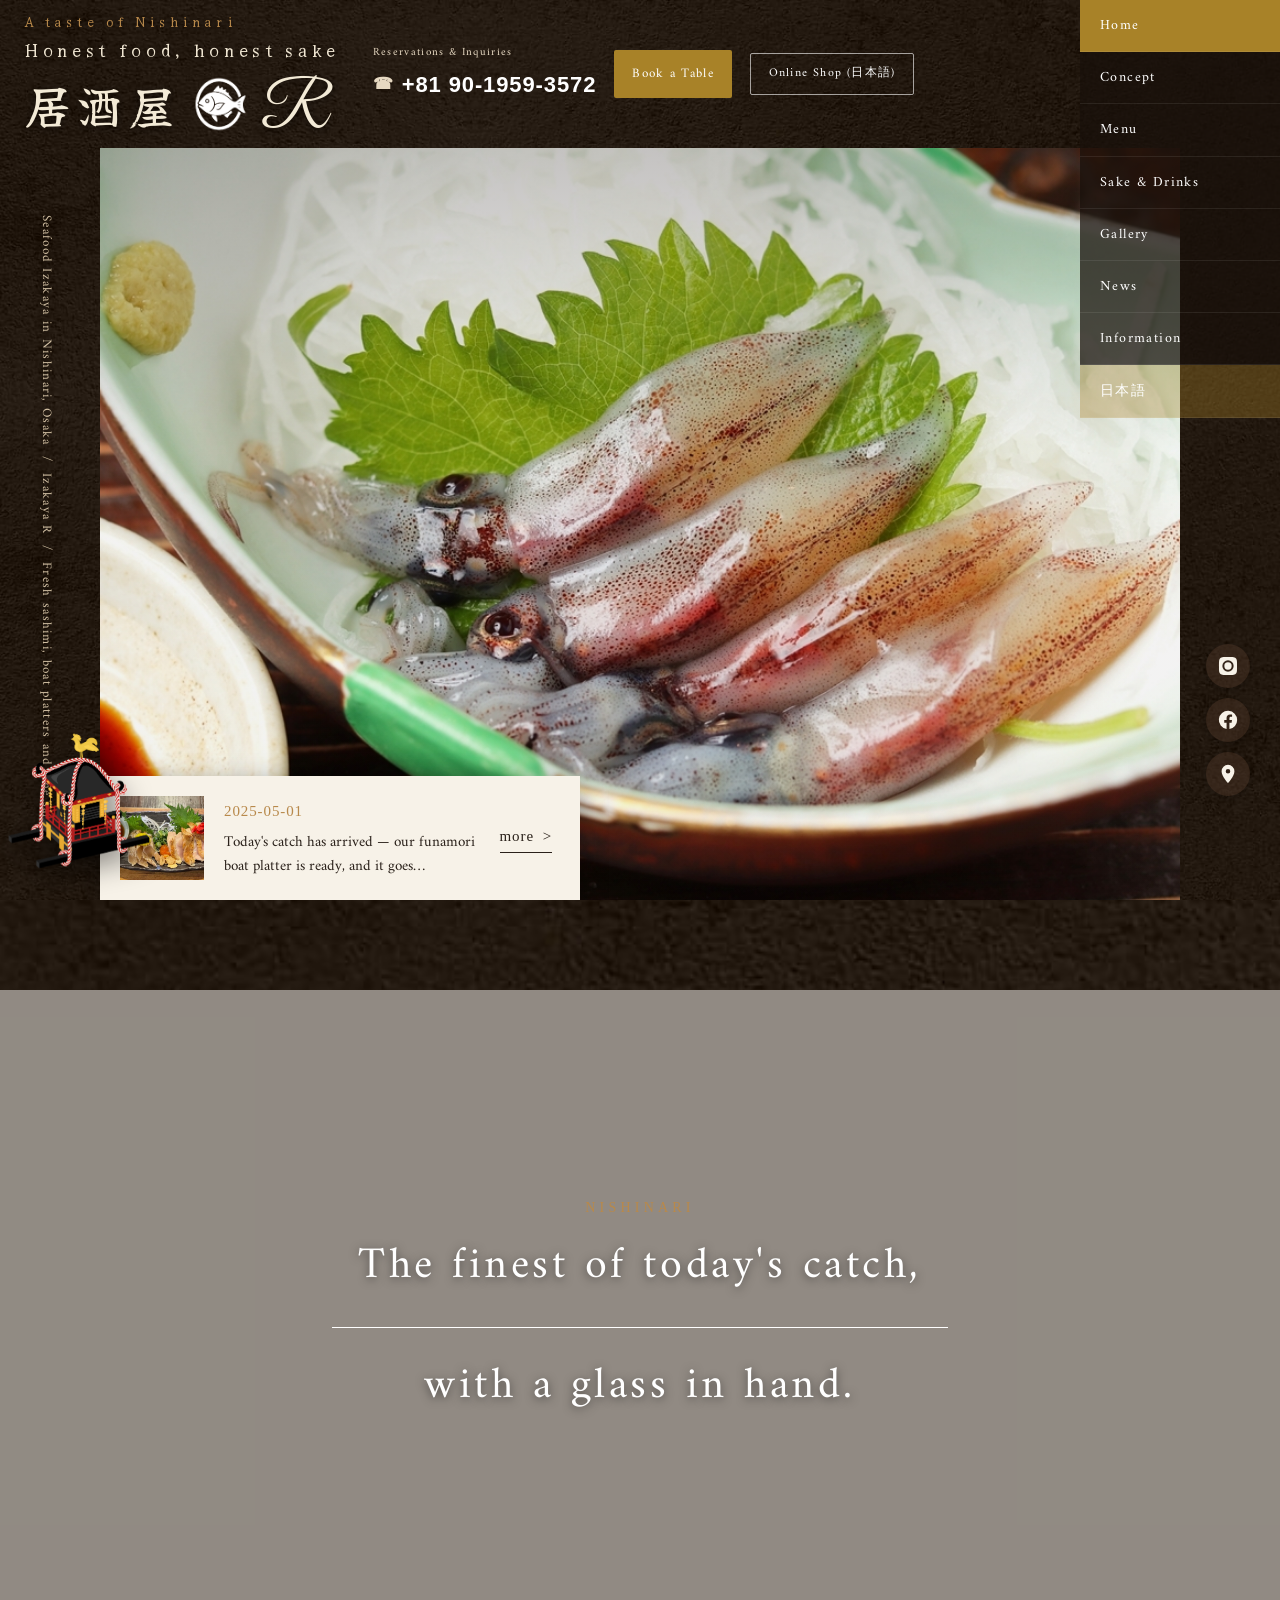
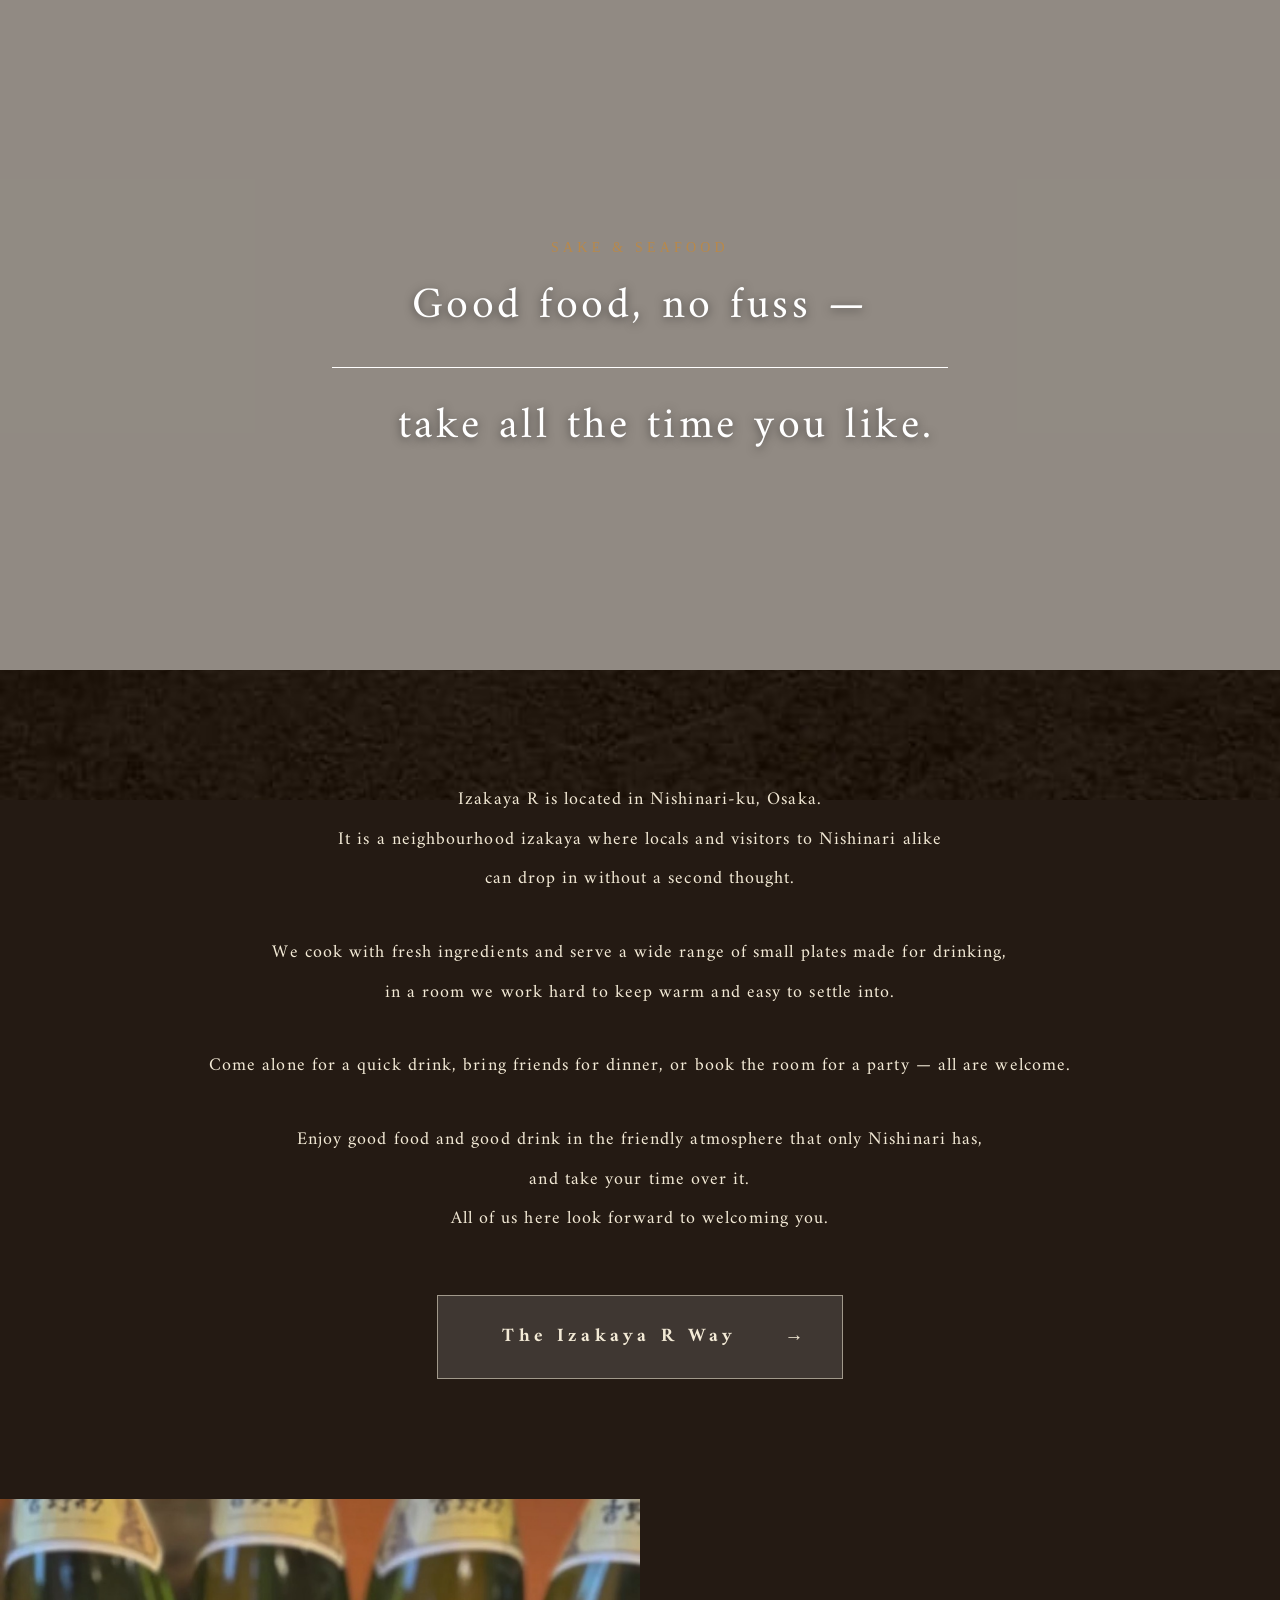
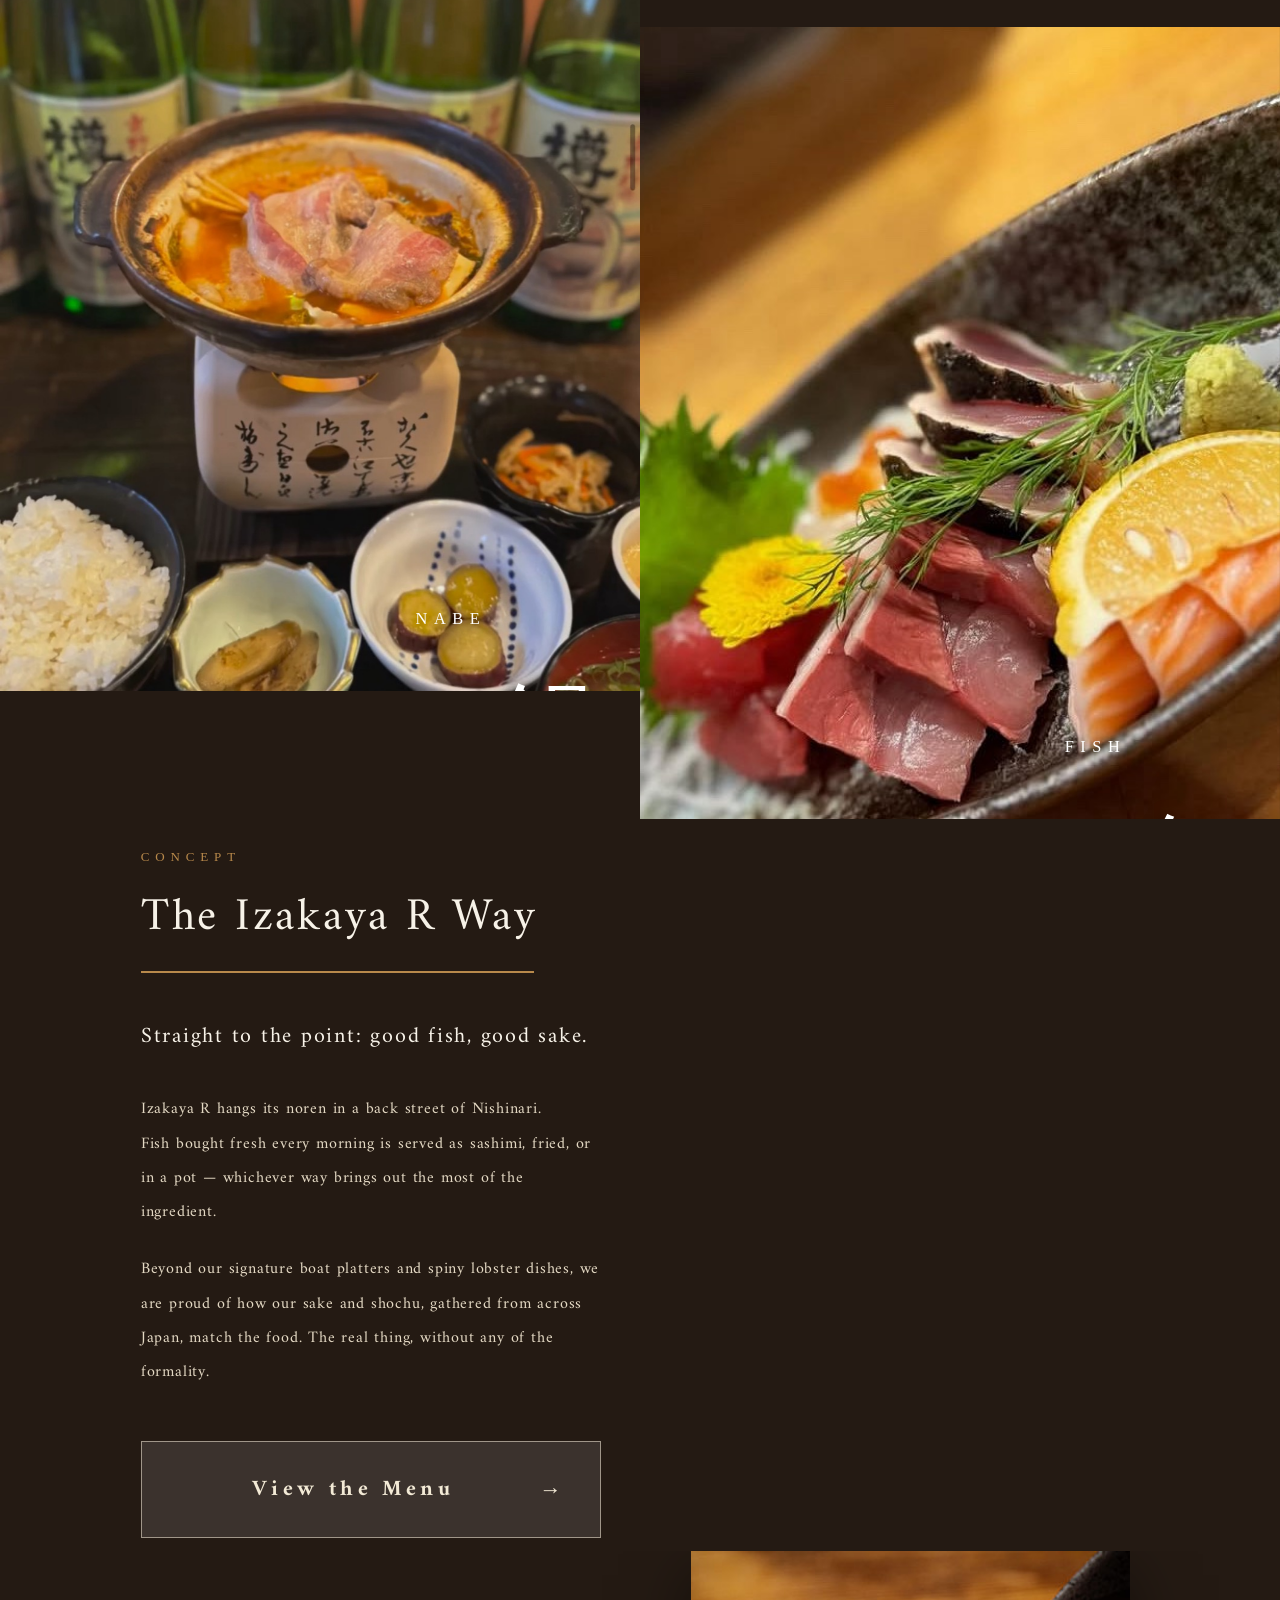
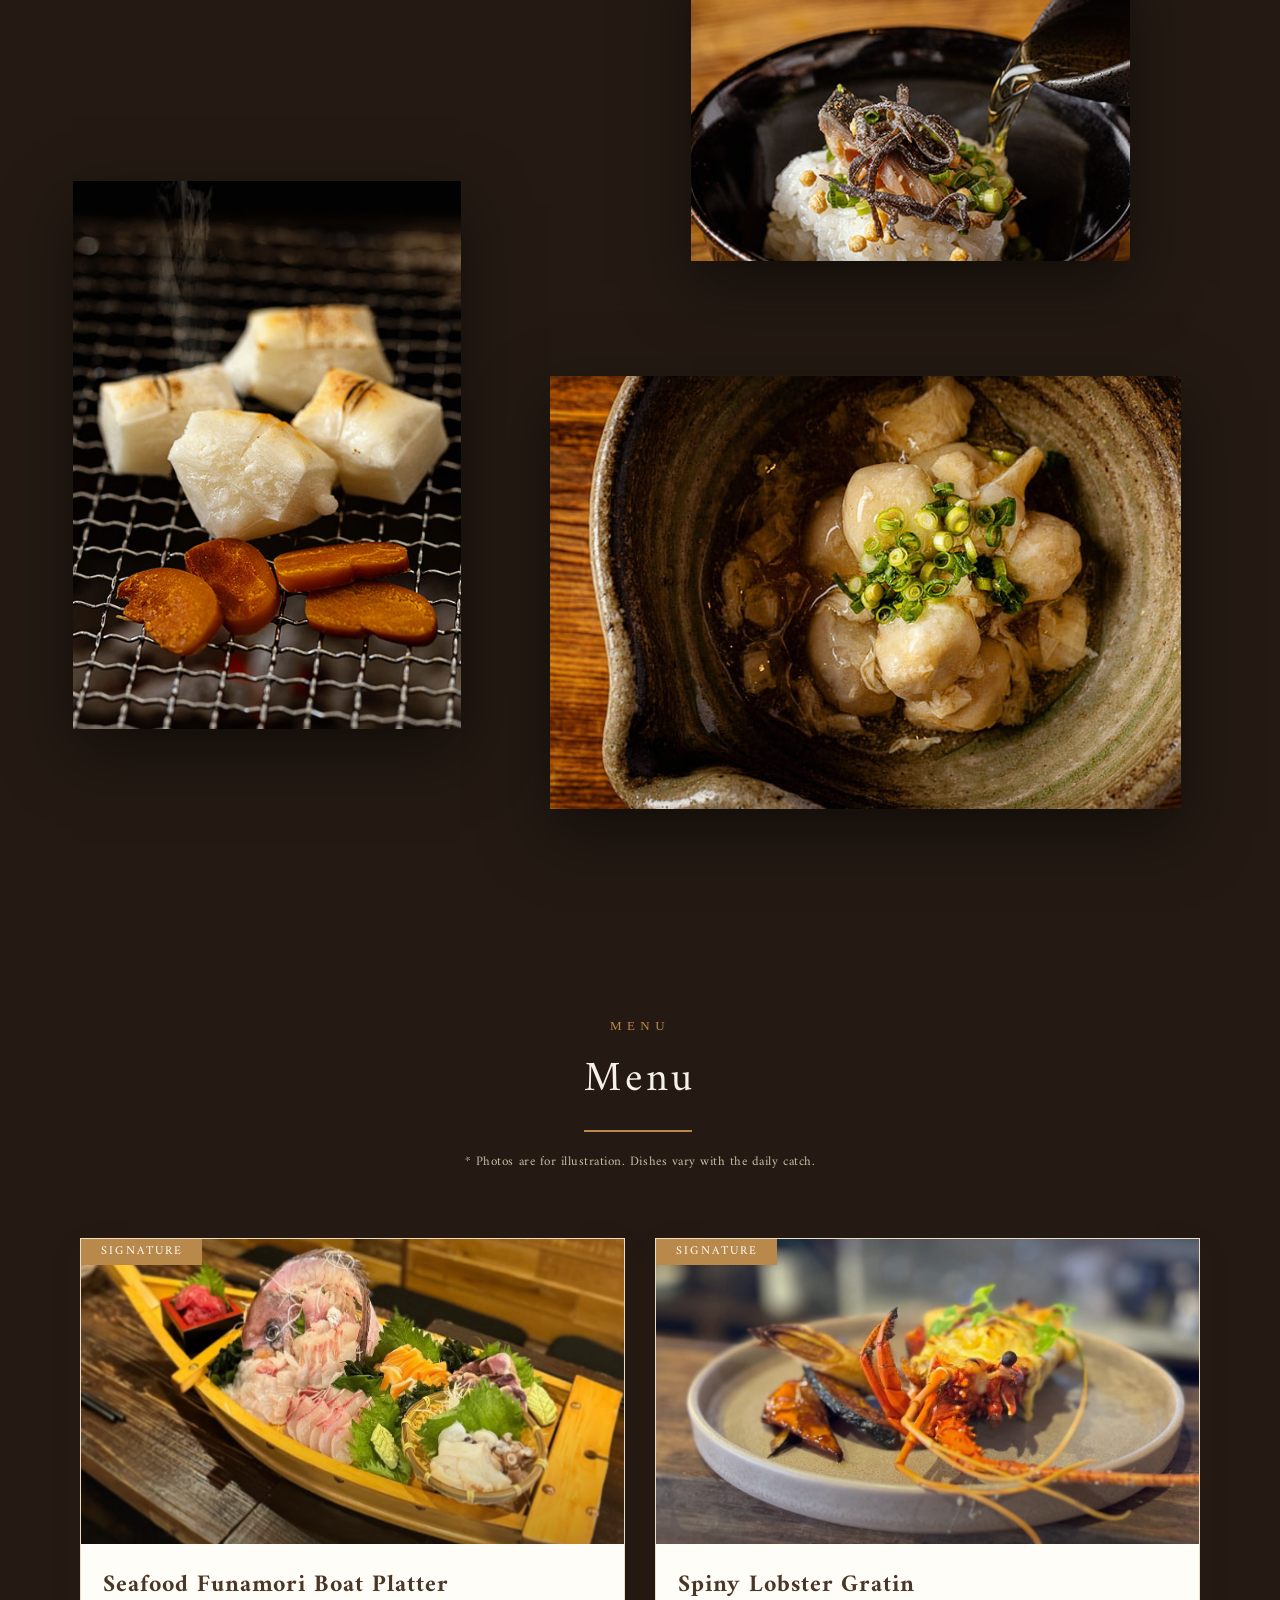
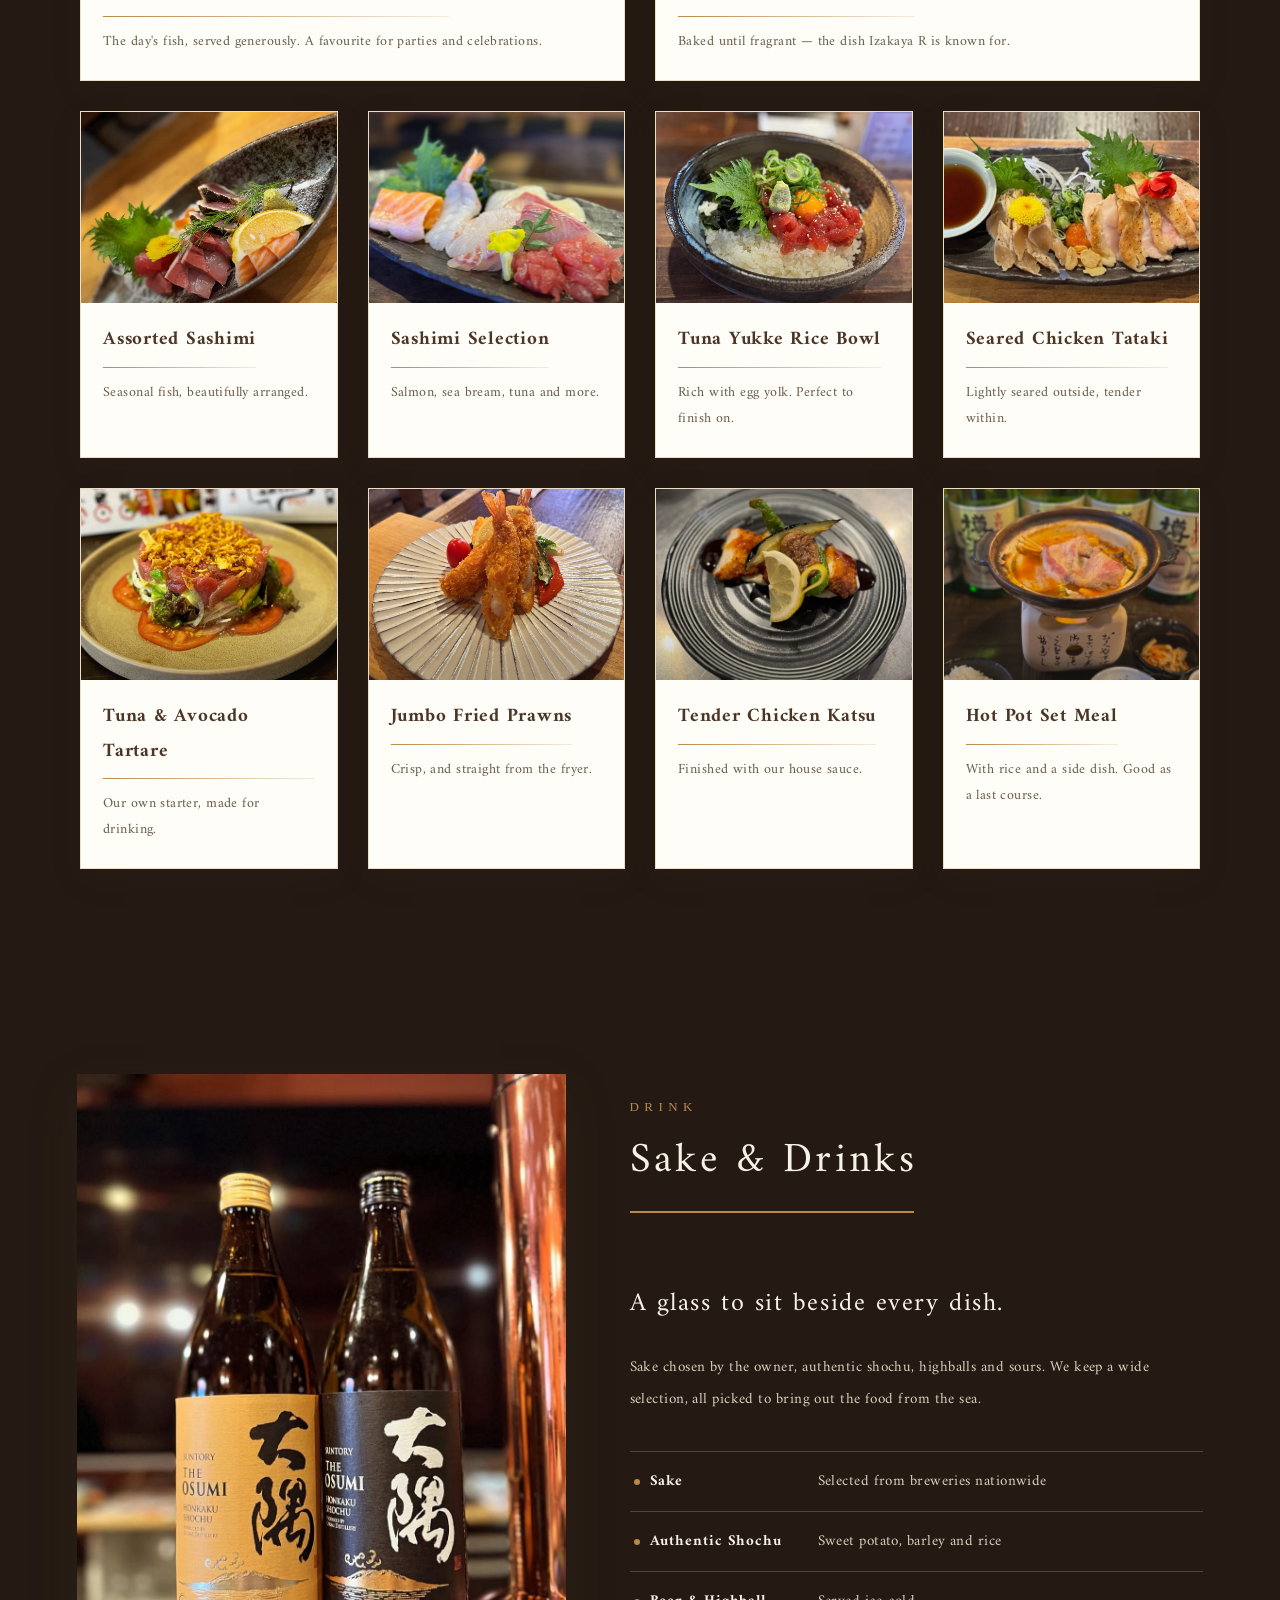
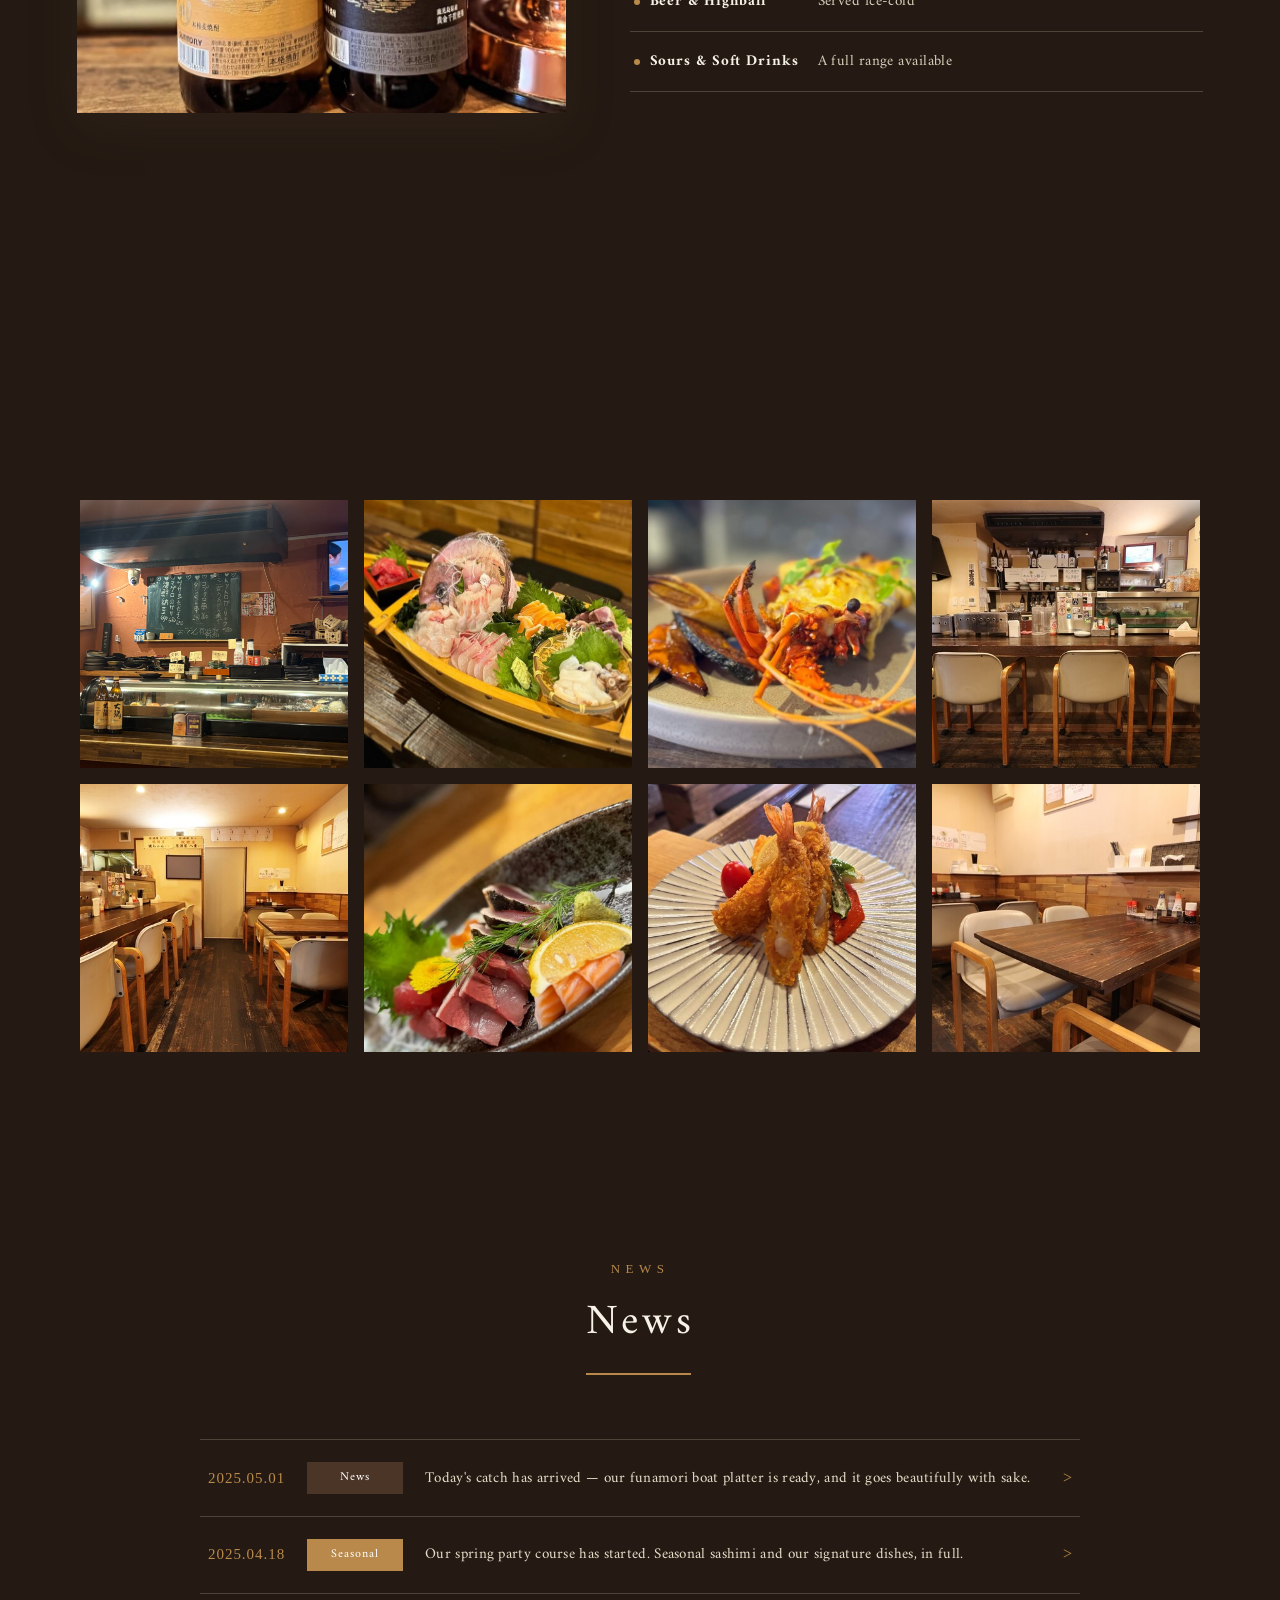
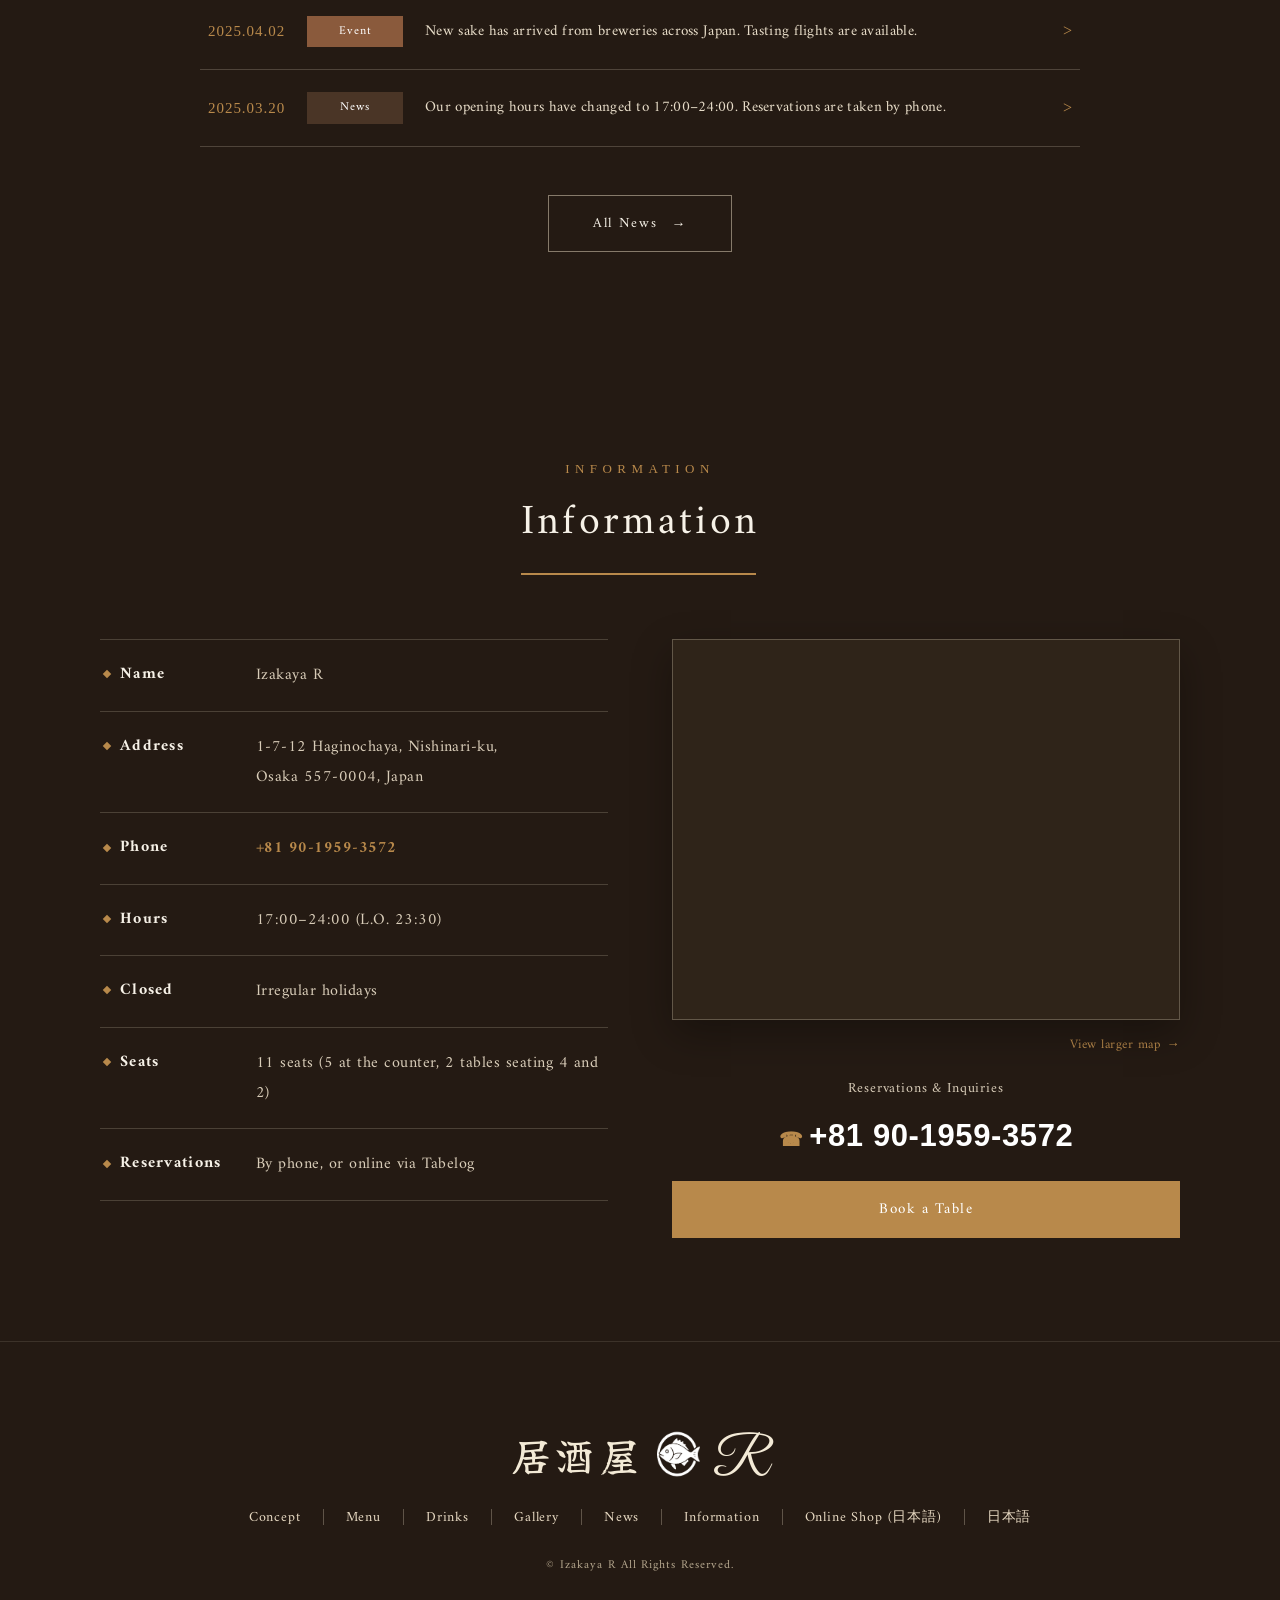
<file: index-en.html>
<!DOCTYPE html>
<html lang="en">

<head>
    <meta charset="UTF-8">
    <title>Izakaya R | Seafood &amp; Sake Izakaya in Nishinari, Osaka</title>

    <meta name="description" content="Izakaya R, a seafood izakaya in Nishinari, Osaka. Fresh sashimi and funamori boat platters, signature dishes, and carefully selected sake and shochu. Reservations and group bookings welcome.">
    <meta name="viewport" content="width=device-width, initial-scale=1">
    <meta name="apple-mobile-web-app-capable" content="yes">
    <meta name="format-detection" content="telephone=no">

    <!-- このページの正式なURL（別URLで開かれても評価をまとめる） -->
    <link rel="canonical" href="https://etsu0217.github.io/izakaya/index-en.html">

    <!-- 日本語版との相互リンク（検索エンジンに言語違いの同一ページだと伝える） -->
    <link rel="alternate" hreflang="ja" href="https://etsu0217.github.io/izakaya/index.html">
    <link rel="alternate" hreflang="en" href="https://etsu0217.github.io/izakaya/index-en.html">
    <link rel="alternate" hreflang="x-default" href="https://etsu0217.github.io/izakaya/index.html">

    <!-- OGP -->
    <meta property="og:type" content="website">
    <meta property="og:locale" content="en_US">
    <meta property="og:title" content="Izakaya R | Seafood &amp; Sake Izakaya in Nishinari, Osaka">
    <meta property="og:site_name" content="Izakaya R">
    <meta property="og:description" content="A seafood izakaya in Nishinari, Osaka. Fresh sashimi, funamori boat platters and carefully selected sake.">
    <meta property="og:image" content="https://etsu0217.github.io/izakaya/assets/image/S__2793479.jpg">
    <meta property="og:url" content="https://etsu0217.github.io/izakaya/index-en.html">

    <!-- Twitter Card -->
    <meta name="twitter:card" content="summary_large_image">
    <meta name="twitter:title" content="Izakaya R | Seafood &amp; Sake Izakaya in Nishinari, Osaka">
    <meta name="twitter:description" content="A seafood izakaya in Nishinari, Osaka. Fresh sashimi, funamori boat platters and carefully selected sake.">
    <meta name="twitter:image" content="https://etsu0217.github.io/izakaya/assets/image/S__2793479.jpg">

    <!-- Favicon -->
    <link rel="icon" href="assets/image/izakaya-r-logo-transparent.png">
    <link rel="apple-touch-icon" href="assets/image/izakaya-r-logo-transparent.png">

    <!-- Fonts -->
    <link rel="preconnect" href="https://fonts.googleapis.com">
    <link rel="preconnect" href="https://fonts.gstatic.com" crossorigin>
    <link rel="stylesheet" href="https://fonts.googleapis.com/css2?family=Amiri:wght@400;700&family=Great+Vibes&family=Noto+Serif+JP:wght@400;500;700&family=Yuji+Mai&family=Yuji+Syuku&display=swap">

    <!-- Styles -->
    <link rel="stylesheet" href="assets/css/reset.css">
    <link rel="stylesheet" href="assets/css/style.css?v=20260807">

    <!-- Scripts -->
    <script src="assets/js/app.js" defer></script>

    <!-- Structured data for search engines (hours, phone, map) -->
    <script type="application/ld+json">
    {
        "@context": "https://schema.org",
        "@type": "Restaurant",
        "@id": "https://etsu0217.github.io/izakaya/#restaurant",
        "name": "Izakaya R",
        "alternateName": "西成居酒屋Ｒ",
        "url": "https://etsu0217.github.io/izakaya/index-en.html",
        "image": "https://etsu0217.github.io/izakaya/assets/image/S__2793479.jpg",
        "telephone": "+81-90-1959-3572",
        "servesCuisine": ["Izakaya", "Seafood", "Japanese"],
        "address": {
            "@type": "PostalAddress",
            "streetAddress": "1-7-12 Haginochaya",
            "addressLocality": "Nishinari-ku, Osaka",
            "addressRegion": "Osaka",
            "postalCode": "557-0004",
            "addressCountry": "JP"
        },
        "openingHoursSpecification": [{
            "@type": "OpeningHoursSpecification",
            "dayOfWeek": ["Monday", "Tuesday", "Wednesday", "Thursday", "Friday", "Saturday", "Sunday"],
            "opens": "17:00",
            "closes": "24:00"
        }],
        "acceptsReservations": "https://tabelog.com/osaka/A2701/A270206/27116984/",
        "hasMenu": "https://etsu0217.github.io/izakaya/index-en.html#menu",
        "sameAs": ["https://tabelog.com/osaka/A2701/A270206/27116984/"]
    }
    </script>
</head>

<body id="index" class="lang-en">

    <!-- First stop for keyboard users: jump straight to the content -->
    <a class="skip-link" href="#main">Skip to content</a>

    <!-- ===== First View (Header + Hero) ===== -->
    <div class="fv" id="top">

        <header class="fv-header">
            <div class="fv-brand">
                <p class="fv-catch"><span>A taste of Nishinari</span>Honest food, honest sake</p>
                <p class="fv-logo">
                    <a href="#top" aria-label="Izakaya R">
                        <span class="logo-text">居酒屋</span>
                        <img src="assets/image/logo-fish.png" alt="" class="logo-fish">
                        <span class="logo-text logo-r">R</span>
                    </a>
                </p>
            </div>

            <div class="fv-contact">
                <p class="fv-contact__label">Reservations &amp; Inquiries</p>
                <p class="fv-contact__tel"><a href="tel:+819019593572">+81 90-1959-3572</a></p>
            </div>

            <p class="fv-reserve">
                <a href="https://tabelog.com/osaka/A2701/A270206/27116984/" target="_blank" rel="noopener noreferrer">Book a Table<span class="visually-hidden"> (on Tabelog, opens in a new tab)</span></a>
            </p>

            <p class="fv-shop">
                <a href="shop.html" hreflang="ja">Online Shop<span lang="ja"> (日本語)</span></a>
            </p>

            <ul class="fv-subnav">
                <li><a href="#gallery">Our Space</a></li>
                <li><a href="#info">Restaurant Info</a></li>
                <li><a href="#info">Access</a></li>
                <li><a href="shop.html" hreflang="ja">Online Shop<span lang="ja"> (日本語)</span></a></li>
                <li class="lang-switch"><a href="index.html" hreflang="ja" lang="ja">日本語</a></li>
            </ul>

            <button class="fv-toggle" id="navToggle" aria-label="Menu" aria-expanded="false">
                <span></span><span></span><span></span>
            </button>
        </header>

        <!-- メインナビ（英語版は横組み） -->
        <nav class="fv-nav" id="gnav">
            <ul>
                <li><a href="#top" class="is-active">Home</a></li>
                <li><a href="#concept">Concept</a></li>
                <li><a href="#menu">Menu</a></li>
                <li><a href="#drink">Sake &amp; Drinks</a></li>
                <li><a href="#gallery">Gallery</a></li>
                <li><a href="#news">News</a></li>
                <li><a href="#info">Information</a></li>
                <li class="lang-switch"><a href="index.html" hreflang="ja" lang="ja">日本語</a></li>
            </ul>
        </nav>

        <!-- 左端の縦書きキャッチ -->
        <p class="fv-side">Seafood Izakaya in Nishinari, Osaka &nbsp;/&nbsp; Izakaya R &nbsp;/&nbsp; Fresh sashimi, boat platters and fine sake</p>

        <!-- 左下 お知らせ -->
        <div class="fv-news">
            <a href="#news" class="fv-news__card">
                <span class="fv-news__thumb"><img src="assets/image/S__2793481.jpg" alt=""></span>
                <span class="fv-news__body">
                    <span class="fv-news__date">2025-05-01</span>
                    <span class="fv-news__title">Today's catch has arrived — our funamori boat platter is ready, and it goes beautifully with sake.</span>
                </span>
                <span class="fv-news__more">more <span>&gt;</span></span>
            </a>
        </div>

        <!-- 背景ヒーロー画像（スライドショー） -->
        <div class="fv-img" id="fvSlider">
            <img src="assets/image/hero-course.jpg" alt="Draft beer with hotpot, oden and sashimi course" class="is-active">
            <img src="assets/image/hero-ika.jpg" alt="Firefly squid sashimi">
            <img src="assets/image/danjiri.jpg" alt="Danjiri festival float in Haginochaya, Nishinari">
        </div>

        <!-- Mikoshi parading over the hero image -->
        <div class="mikoshi" aria-hidden="true">
            <div class="mikoshi__track">
                <img src="assets/image/omatsuri_omikoshi_illust_3447.png" alt="" class="mikoshi__img">
            </div>
        </div>
    </div>

    <main id="main">

        <!-- ヒーローと画像の間の余白 -->
        <div class="hero-gap" aria-hidden="true"></div>

        <!-- ===== 背景固定バンド 01（ヒーロー直下） ===== -->
        <section class="parallax parallax--01 reveal">
            <div class="parallax__inner">
                <p class="en">NISHINARI</p>
                <p class="lead">The finest of today's catch,</p>
                <span class="reveal-line reveal-line--mid" aria-hidden="true"></span>
                <p class="lead">with a glass in hand.</p>
            </div>
        </section>

        <!-- ===== 背景固定バンド 02 ===== -->
        <section class="parallax parallax--02 reveal">
            <div class="parallax__inner">
                <p class="en">SAKE &amp; SEAFOOD</p>
                <p class="lead">Good food, no fuss —</p>
                <span class="reveal-line reveal-line--mid" aria-hidden="true"></span>
                <p class="lead">take all the time you like.</p>
            </div>
        </section>

        <!-- ===== Intro（紹介文） ===== -->
        <section class="intro reveal">
            <div class="intro-inner">
                <p class="intro-txt">
                    Izakaya R is located in Nishinari-ku, Osaka.<br>
                    It is a neighbourhood izakaya where locals and visitors to Nishinari alike<br>
                    can drop in without a second thought.
                </p>
                <p class="intro-txt">
                    We cook with fresh ingredients and serve a wide range of small plates made for drinking,<br>
                    in a room we work hard to keep warm and easy to settle into.
                </p>
                <p class="intro-txt">
                    Come alone for a quick drink, bring friends for dinner, or book the room for a party — all are welcome.
                </p>
                <p class="intro-txt">
                    Enjoy good food and good drink in the friendly atmosphere that only Nishinari has,<br>
                    and take your time over it.<br>
                    All of us here look forward to welcoming you.
                </p>
                <p class="intro-btn"><a href="#concept">The Izakaya R Way<span>&rarr;</span></a></p>
            </div>
        </section>

        <!-- ===== Split Hero（鍋 / 魚）===== -->
        <section class="split-hero reveal" aria-label="Hot pot and fish">
            <div class="split-hero__half split-hero__half--left">
                <div class="split-hero__img">
                    <img src="assets/image/S__2793480.jpg" alt="Warming individual hot pot">
                </div>
                <p class="split-hero__text">鍋<span>NABE</span></p>
            </div>
            <div class="split-hero__half split-hero__half--right">
                <div class="split-hero__img">
                    <img src="assets/image/S__2793484.jpg" alt="Fresh fish sashimi">
                </div>
                <p class="split-hero__text">魚<span>FISH</span></p>
            </div>
        </section>

        <!-- ===== Concept ===== -->
        <section id="concept" class="concept section">
            <div class="section-head">
                <p class="en">CONCEPT</p>
                <h2>The Izakaya R Way</h2>
            </div>
            <div class="concept-body">
                <div class="concept-txt">
                    <p class="lead">Straight to the point: good fish, good sake.</p>
                    <p>
                        Izakaya R hangs its noren in a back street of Nishinari.<br>
                        Fish bought fresh every morning is served as sashimi, fried, or in a pot —
                        whichever way brings out the most of the ingredient.
                    </p>
                    <p>
                        Beyond our signature boat platters and spiny lobster dishes,
                        we are proud of how our sake and shochu, gathered from across Japan, match the food.
                        The real thing, without any of the formality.
                    </p>
                    <p class="concept-btn"><a href="#menu">View the Menu<span>&rarr;</span></a></p>
                </div>
            </div>
        </section>

        <!-- ===== 逸品ギャラリー（①右上 → ②左 → ③右下 の順にふわっと浮き出る） ===== -->
        <section class="dish-gallery reveal">
            <div class="dish-gallery__grid">
                <figure class="dish-gallery__item dish-gallery__item--tr">
                    <img src="assets/image/reco_img3.jpg" alt="Mackerel chazuke" loading="lazy">
                </figure>
                <figure class="dish-gallery__item dish-gallery__item--left">
                    <img src="assets/image/reco_img4.jpg" alt="Grilled mochi with karasumi" loading="lazy">
                </figure>
                <figure class="dish-gallery__item dish-gallery__item--br">
                    <img src="assets/image/reco_img5.jpg" alt="Simmered taro" loading="lazy">
                </figure>
            </div>
        </section>

        <!-- ===== Menu ===== -->
        <section id="menu" class="menu section section-bg reveal">
            <div class="section-head">
                <p class="en">MENU</p>
                <h2>Menu</h2>
                <p class="section-note">* Photos are for illustration. Dishes vary with the daily catch.</p>
            </div>

            <div class="menu-grid">
                <figure class="menu-card feature">
                    <div class="menu-thumb"><img src="assets/image/S__2793479.jpg" alt="Seafood boat platter"></div>
                    <figcaption>
                        <h3>Seafood Funamori Boat Platter</h3>
                        <p>The day's fish, served generously. A favourite for parties and celebrations.</p>
                    </figcaption>
                </figure>
                <figure class="menu-card feature">
                    <div class="menu-thumb"><img src="assets/image/S__2793483.jpg" alt="Spiny lobster gratin"></div>
                    <figcaption>
                        <h3>Spiny Lobster Gratin</h3>
                        <p>Baked until fragrant — the dish Izakaya R is known for.</p>
                    </figcaption>
                </figure>

                <figure class="menu-card">
                    <div class="menu-thumb"><img src="assets/image/S__2793484.jpg" alt="Assorted sashimi"></div>
                    <figcaption>
                        <h3>Assorted Sashimi</h3>
                        <p>Seasonal fish, beautifully arranged.</p>
                    </figcaption>
                </figure>
                <figure class="menu-card">
                    <div class="menu-thumb"><img src="assets/image/S__2793487.jpg" alt="Sashimi selection"></div>
                    <figcaption>
                        <h3>Sashimi Selection</h3>
                        <p>Salmon, sea bream, tuna and more.</p>
                    </figcaption>
                </figure>
                <figure class="menu-card">
                    <div class="menu-thumb"><img src="assets/image/S__2793490.jpg" alt="Tuna yukke rice bowl"></div>
                    <figcaption>
                        <h3>Tuna Yukke Rice Bowl</h3>
                        <p>Rich with egg yolk. Perfect to finish on.</p>
                    </figcaption>
                </figure>
                <figure class="menu-card">
                    <div class="menu-thumb"><img src="assets/image/S__2793481.jpg" alt="Seared chicken tataki"></div>
                    <figcaption>
                        <h3>Seared Chicken Tataki</h3>
                        <p>Lightly seared outside, tender within.</p>
                    </figcaption>
                </figure>
                <figure class="menu-card">
                    <div class="menu-thumb"><img src="assets/image/S__2793482.jpg" alt="Tuna and avocado tartare"></div>
                    <figcaption>
                        <h3>Tuna &amp; Avocado Tartare</h3>
                        <p>Our own starter, made for drinking.</p>
                    </figcaption>
                </figure>
                <figure class="menu-card">
                    <div class="menu-thumb"><img src="assets/image/S__2793485.jpg" alt="Jumbo fried prawns"></div>
                    <figcaption>
                        <h3>Jumbo Fried Prawns</h3>
                        <p>Crisp, and straight from the fryer.</p>
                    </figcaption>
                </figure>
                <figure class="menu-card">
                    <div class="menu-thumb"><img src="assets/image/S__2793478.jpg" alt="Chicken katsu"></div>
                    <figcaption>
                        <h3>Tender Chicken Katsu</h3>
                        <p>Finished with our house sauce.</p>
                    </figcaption>
                </figure>
                <figure class="menu-card">
                    <div class="menu-thumb"><img src="assets/image/S__2793480.jpg" alt="Hot pot set meal"></div>
                    <figcaption>
                        <h3>Hot Pot Set Meal</h3>
                        <p>With rice and a side dish. Good as a last course.</p>
                    </figcaption>
                </figure>
            </div>
        </section>

        <!-- ===== Drink ===== -->
        <section id="drink" class="drink section reveal">
          <div class="drink-inner">
            <div class="drink-img">
                <img src="assets/image/S__2793486.jpg" alt="Authentic shochu">
            </div>
            <div class="drink-body">
                <div class="section-head left">
                    <p class="en">DRINK</p>
                    <h2>Sake &amp; Drinks</h2>
                </div>
                <p class="lead">A glass to sit beside every dish.</p>
                <p>
                    Sake chosen by the owner, authentic shochu, highballs and sours.
                    We keep a wide selection, all picked to bring out the food from the sea.
                </p>
                <ul class="drink-list">
                    <li><span>Sake</span>Selected from breweries nationwide</li>
                    <li><span>Authentic Shochu</span>Sweet potato, barley and rice</li>
                    <li><span>Beer &amp; Highball</span>Served ice-cold</li>
                    <li><span>Sours &amp; Soft Drinks</span>A full range available</li>
                </ul>
            </div>
          </div>
        </section>

        <!-- ===== Gallery ===== -->
        <section id="gallery" class="gallery section section-bg reveal">
            <div class="section-head">
                <p class="en">GALLERY</p>
                <h2>Our Space &amp; Dishes</h2>
            </div>
            <div class="gallery-grid">
                <div class="g-item"><img src="assets/image/12B42235-FE5C-4FDA-B285-809FDA777590.jpg" alt="Counter seating with the daily blackboard menu"></div>
                <div class="g-item"><img src="assets/image/S__2793479.jpg" alt="Boat platter"></div>
                <div class="g-item"><img src="assets/image/S__2793483.jpg" alt="Spiny lobster gratin"></div>
                <div class="g-item"><img src="assets/image/640x640_rect_149215378.jpg" alt="Counter seating"></div>
                <div class="g-item"><img src="assets/image/640x640_rect_149215514.jpg" alt="Table seating"></div>
                <div class="g-item"><img src="assets/image/S__2793484.jpg" alt="Assorted sashimi"></div>
                <div class="g-item"><img src="assets/image/S__2793485.jpg" alt="Fried prawns"></div>
                <div class="g-item"><img src="assets/image/640x640_rect_149215510.jpg" alt="Table seating"></div>
            </div>
        </section>

        <!-- ===== News ===== -->
        <section id="news" class="news section reveal">
            <div class="section-head">
                <p class="en">NEWS</p>
                <h2>News</h2>
            </div>
            <div class="news-body">
                <ul class="news-list">
                    <li class="news-item">
                        <a href="#news">
                            <span class="news-date"><em>2025.05.01</em></span>
                            <span class="news-cat">News</span>
                            <span class="news-title">Today's catch has arrived — our funamori boat platter is ready, and it goes beautifully with sake.</span>
                            <span class="news-arrow" aria-hidden="true">&gt;</span>
                        </a>
                    </li>
                    <li class="news-item">
                        <a href="#news">
                            <span class="news-date"><em>2025.04.18</em></span>
                            <span class="news-cat news-cat--fair">Seasonal</span>
                            <span class="news-title">Our spring party course has started. Seasonal sashimi and our signature dishes, in full.</span>
                            <span class="news-arrow" aria-hidden="true">&gt;</span>
                        </a>
                    </li>
                    <li class="news-item">
                        <a href="#news">
                            <span class="news-date"><em>2025.04.02</em></span>
                            <span class="news-cat news-cat--event">Event</span>
                            <span class="news-title">New sake has arrived from breweries across Japan. Tasting flights are available.</span>
                            <span class="news-arrow" aria-hidden="true">&gt;</span>
                        </a>
                    </li>
                    <li class="news-item">
                        <a href="#news">
                            <span class="news-date"><em>2025.03.20</em></span>
                            <span class="news-cat">News</span>
                            <span class="news-title">Our opening hours have changed to 17:00–24:00. Reservations are taken by phone.</span>
                            <span class="news-arrow" aria-hidden="true">&gt;</span>
                        </a>
                    </li>
                </ul>
                <p class="news-more"><a href="#news">All News<span>&rarr;</span></a></p>
            </div>
        </section>

        <!-- ===== Info ===== -->
        <section id="info" class="info section reveal">
            <div class="section-head">
                <p class="en">INFORMATION</p>
                <h2>Information</h2>
            </div>
            <div class="info-body">
                <div class="info-table">
                    <dl>
                        <dt>Name</dt>
                        <dd>Izakaya R</dd>
                    </dl>
                    <dl>
                        <dt>Address</dt>
                        <dd>1-7-12 Haginochaya, Nishinari-ku,<br>Osaka 557-0004, Japan</dd>
                    </dl>
                    <dl>
                        <dt>Phone</dt>
                        <dd><a href="tel:+819019593572">+81 90-1959-3572</a></dd>
                    </dl>
                    <dl>
                        <dt>Hours</dt>
                        <dd>17:00–24:00 (L.O. 23:30)</dd>
                    </dl>
                    <dl>
                        <dt>Closed</dt>
                        <dd>Irregular holidays</dd>
                    </dl>
                    <dl>
                        <dt>Seats</dt>
                        <dd>11 seats (5 at the counter, 2 tables seating 4 and 2)</dd>
                    </dl>
                    <dl>
                        <dt>Reservations</dt>
                        <dd>By phone, or online via Tabelog</dd>
                    </dl>
                </div>
                <div class="info-side">
                    <div class="info-map">
                        <iframe
                            src="https://www.google.com/maps?q=%E5%A4%A7%E9%98%AA%E5%BA%9C%E5%A4%A7%E9%98%AA%E5%B8%82%E8%A5%BF%E6%88%90%E5%8C%BA%E8%90%A9%E4%B9%8B%E8%8C%B6%E5%B1%8B1-7-12&amp;z=17&amp;hl=en&amp;output=embed"
                            title="Map to Izakaya R" loading="lazy" referrerpolicy="no-referrer-when-downgrade"
                            allowfullscreen></iframe>
                    </div>
                    <p class="info-map-link">
                        <a href="https://www.google.com/maps/search/?api=1&amp;query=%E5%A4%A7%E9%98%AA%E5%BA%9C%E5%A4%A7%E9%98%AA%E5%B8%82%E8%A5%BF%E6%88%90%E5%8C%BA%E8%90%A9%E4%B9%8B%E8%8C%B6%E5%B1%8B1-7-12"
                           target="_blank" rel="noopener noreferrer">View larger map<span>&rarr;</span></a>
                    </p>
                    <p class="info-cta">Reservations &amp; Inquiries</p>
                    <p class="info-tel"><a href="tel:+819019593572">+81 90-1959-3572</a></p>
                    <p class="info-btn"><a href="https://tabelog.com/osaka/A2701/A270206/27116984/" target="_blank" rel="noopener noreferrer">Book a Table<span class="visually-hidden"> (on Tabelog, opens in a new tab)</span></a></p>
                </div>
            </div>
        </section>

    </main>

    <!-- ===== 右端 縦並びSNS ===== -->
    <ul class="side-sns" aria-label="Social media and map">
        <li>
            <a href="#" target="_blank" rel="noopener noreferrer" aria-label="Instagram">
                <svg viewBox="0 0 24 24" width="22" height="22" fill="currentColor" aria-hidden="true">
                    <path d="M12 2.16c3.2 0 3.58.01 4.85.07 1.17.05 1.8.25 2.23.41.56.22.96.48 1.38.9.42.42.68.82.9 1.38.16.42.36 1.06.41 2.23.06 1.27.07 1.65.07 4.85s-.01 3.58-.07 4.85c-.05 1.17-.25 1.8-.41 2.23-.22.56-.48.96-.9 1.38-.42.42-.82.68-1.38.9-.42.16-1.06.36-2.23.41-1.27.06-1.65.07-4.85.07s-3.58-.01-4.85-.07c-1.17-.05-1.8-.25-2.23-.41-.56-.22-.96-.48-1.38-.9-.42-.42-.68-.82-.9-1.38-.16-.42-.36-1.06-.41-2.23C2.17 15.58 2.16 15.2 2.16 12s.01-3.58.07-4.85c.05-1.17.25-1.8.41-2.23.22-.56.48-.96.9-1.38.42-.42.82-.68 1.38-.9.42-.16 1.06-.36 2.23-.41C8.42 2.17 8.8 2.16 12 2.16zm0 3.68A6.16 6.16 0 1 0 18.16 12 6.16 6.16 0 0 0 12 5.84zm0 10.16A4 4 0 1 1 16 12a4 4 0 0 1-4 4zm6.4-10.4a1.44 1.44 0 1 1-1.44-1.44 1.44 1.44 0 0 1 1.44 1.44z"/>
                </svg>
            </a>
        </li>
        <li>
            <a href="#" target="_blank" rel="noopener noreferrer" aria-label="Facebook">
                <svg viewBox="0 0 24 24" width="22" height="22" fill="currentColor" aria-hidden="true">
                    <path d="M22 12a10 10 0 1 0-11.56 9.88v-6.99H7.9V12h2.54V9.8c0-2.5 1.49-3.89 3.78-3.89 1.09 0 2.24.2 2.24.2v2.46h-1.26c-1.24 0-1.63.77-1.63 1.56V12h2.78l-.44 2.89h-2.34v6.99A10 10 0 0 0 22 12z"/>
                </svg>
            </a>
        </li>
        <li>
            <a href="https://www.google.com/maps/search/?api=1&amp;query=%E5%A4%A7%E9%98%AA%E5%BA%9C%E5%A4%A7%E9%98%AA%E5%B8%82%E8%A5%BF%E6%88%90%E5%8C%BA%E8%90%A9%E4%B9%8B%E8%8C%B6%E5%B1%8B1-7-12" target="_blank" rel="noopener noreferrer" aria-label="View on Google Maps (opens in a new tab)">
                <svg viewBox="0 0 24 24" width="22" height="22" fill="currentColor" aria-hidden="true">
                    <path d="M12 2a7 7 0 0 0-7 7c0 5.25 7 13 7 13s7-7.75 7-13a7 7 0 0 0-7-7zm0 9.5A2.5 2.5 0 1 1 14.5 9 2.5 2.5 0 0 1 12 11.5z"/>
                </svg>
            </a>
        </li>
    </ul>

    <!-- ===== Footer ===== -->
    <footer class="footer">
        <p class="footer-logo">
            <a href="#top" aria-label="Izakaya R">
                <span class="logo-text">居酒屋</span>
                <img src="assets/image/logo-fish.png" alt="" class="logo-fish">
                <span class="logo-text logo-r">R</span>
            </a>
        </p>
        <ul class="footer-nav">
            <li><a href="#concept">Concept</a></li>
            <li><a href="#menu">Menu</a></li>
            <li><a href="#drink">Drinks</a></li>
            <li><a href="#gallery">Gallery</a></li>
            <li><a href="#news">News</a></li>
            <li><a href="#info">Information</a></li>
            <li><a href="shop.html" hreflang="ja">Online Shop<span lang="ja"> (日本語)</span></a></li>
            <li><a href="index.html" hreflang="ja" lang="ja">日本語</a></li>
        </ul>
        <p class="copyright">&copy; Izakaya R All Rights Reserved.</p>
    </footer>

    <!-- ===== 固定ハンバーガー（ヒーロー通過後に表示） ===== -->
    <button class="menu-fab" id="menuOpen" aria-label="Open menu" aria-expanded="false" aria-controls="drawer">
        <span class="menu-fab__lines"><span></span><span></span><span></span></span>
        <span class="menu-fab__label">MENU</span>
    </button>

    <!-- ===== フルスクリーン ドロワーメニュー ===== -->
    <div class="drawer" id="drawer" aria-hidden="true">
        <div class="drawer__media" aria-hidden="true">
            <img src="assets/image/S__2793479.jpg" alt="">
        </div>
        <div class="drawer__panel">
            <button class="drawer__close" id="menuClose" aria-label="Close menu">
                <span class="drawer__close-x"><span></span><span></span></span>
                <em>CLOSE</em>
            </button>

            <ul class="drawer__sub">
                <li><a href="shop.html" hreflang="ja">Online Shop<span lang="ja"> (日本語)</span></a></li>
            </ul>

            <nav class="drawer__nav" aria-label="Main menu">
                <ul>
                    <li><a href="#top">Home</a></li>
                    <li><a href="#concept">Concept</a></li>
                    <li><a href="#menu">Menu</a></li>
                    <li><a href="#drink">Sake &amp; Drinks</a></li>
                    <li><a href="#gallery">Gallery</a></li>
                    <li><a href="#news">News</a></li>
                    <li><a href="#info">Information</a></li>
                </ul>
            </nav>

            <div class="drawer__lang">
                <span class="drawer__lang-label">LANGUAGE</span>
                <span class="drawer__lang-btns">
                    <a href="index.html" hreflang="ja" lang="ja">日本語</a>
                    <span class="is-current" aria-current="page">English</span>
                </span>
            </div>

            <div class="drawer__foot">
                <p class="drawer__logo">
                    <a href="#top" aria-label="Izakaya R">
                        <span class="logo-text">居酒屋</span>
                        <img src="assets/image/logo-fish.png" alt="" class="logo-fish">
                        <span class="logo-text logo-r">R</span>
                    </a>
                </p>
                <div class="drawer__contact">
                    <p class="drawer__label">Reservations &amp; Inquiries</p>
                    <p class="drawer__tel"><a href="tel:+819019593572">+81 90-1959-3572</a></p>
                    <p class="drawer__btn"><a href="https://tabelog.com/osaka/A2701/A270206/27116984/" target="_blank" rel="noopener noreferrer">Book a Table<span class="visually-hidden"> (on Tabelog, opens in a new tab)</span></a></p>
                </div>
            </div>
        </div>
    </div>

    <!-- Scroll to top -->
    <a href="#top" id="pagetop" class="pagetop" aria-label="Back to top">
        <svg class="pagetop__arrow" viewBox="0 0 24 24" aria-hidden="true">
            <path d="M12 19V6" /><path d="M6 12l6-6 6 6" />
        </svg>
        <span class="pagetop__label">TOP</span>
    </a>

</body>

</html>
</file>
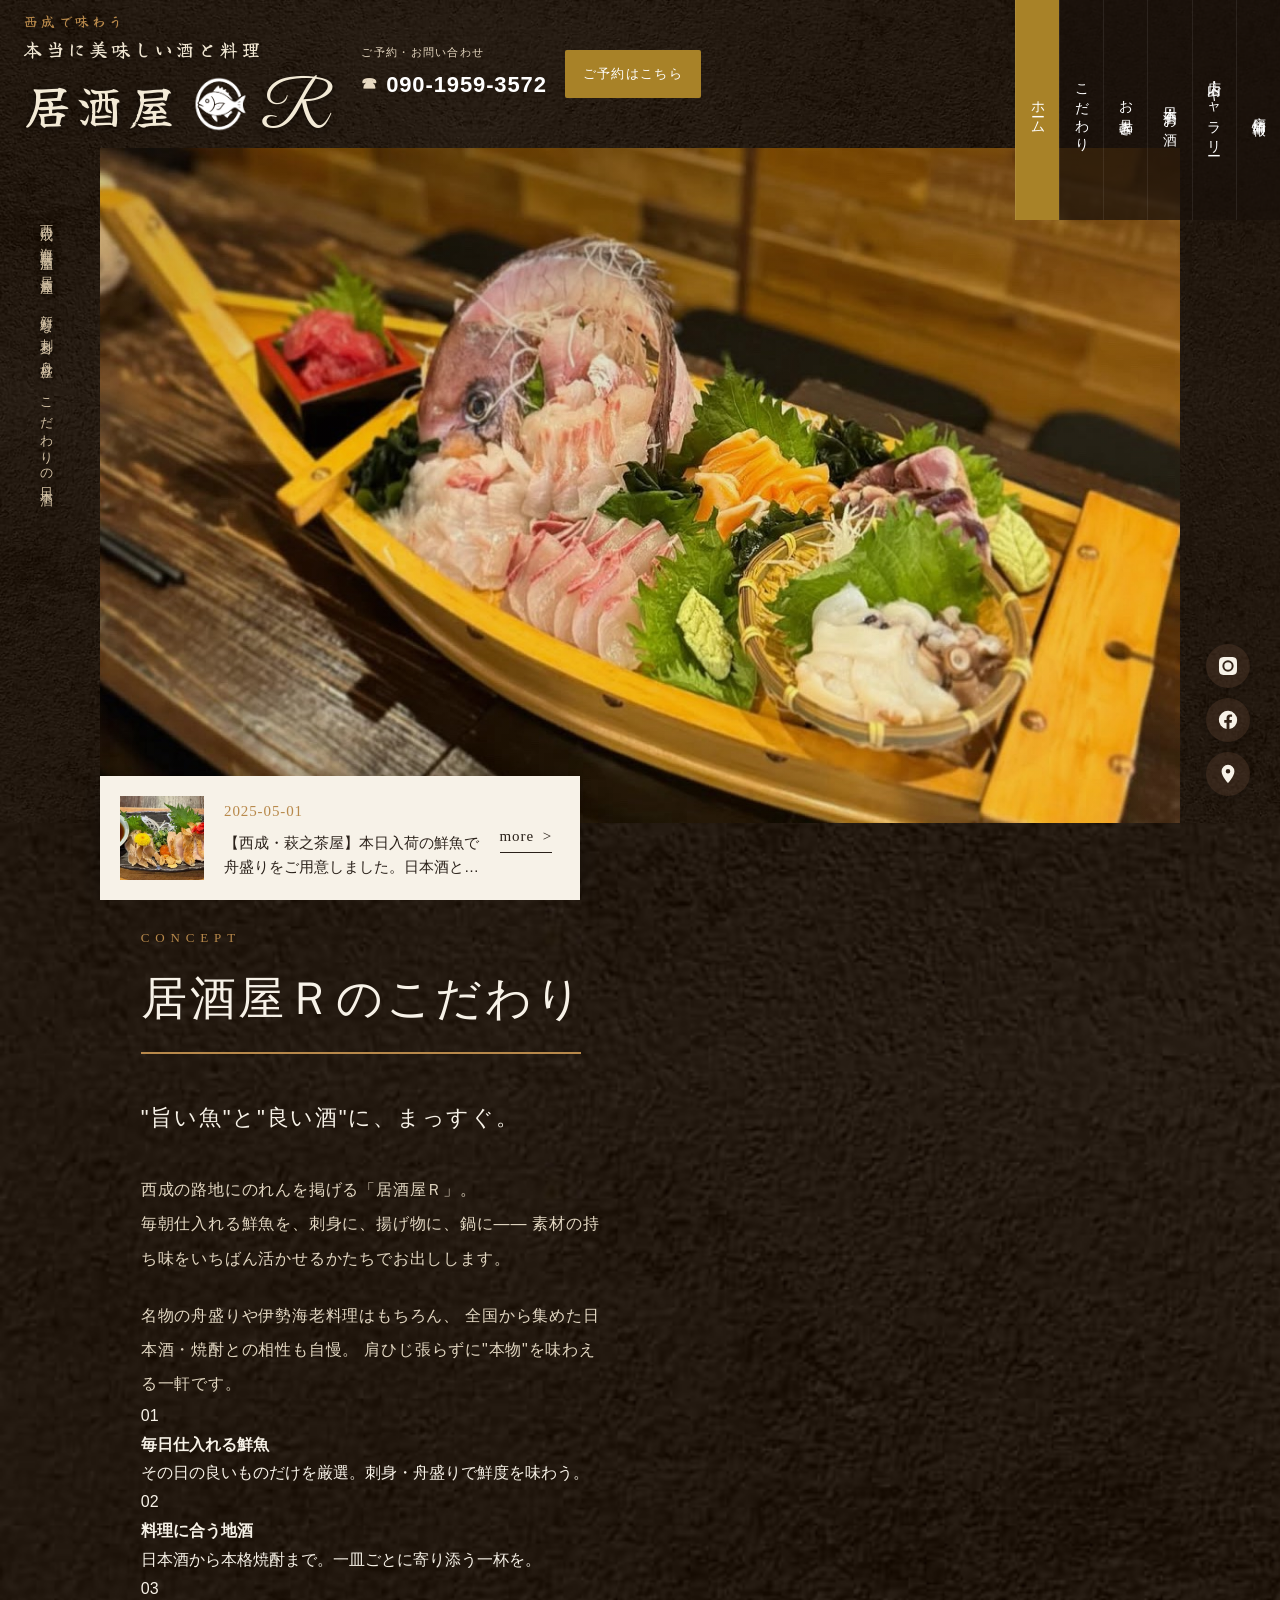
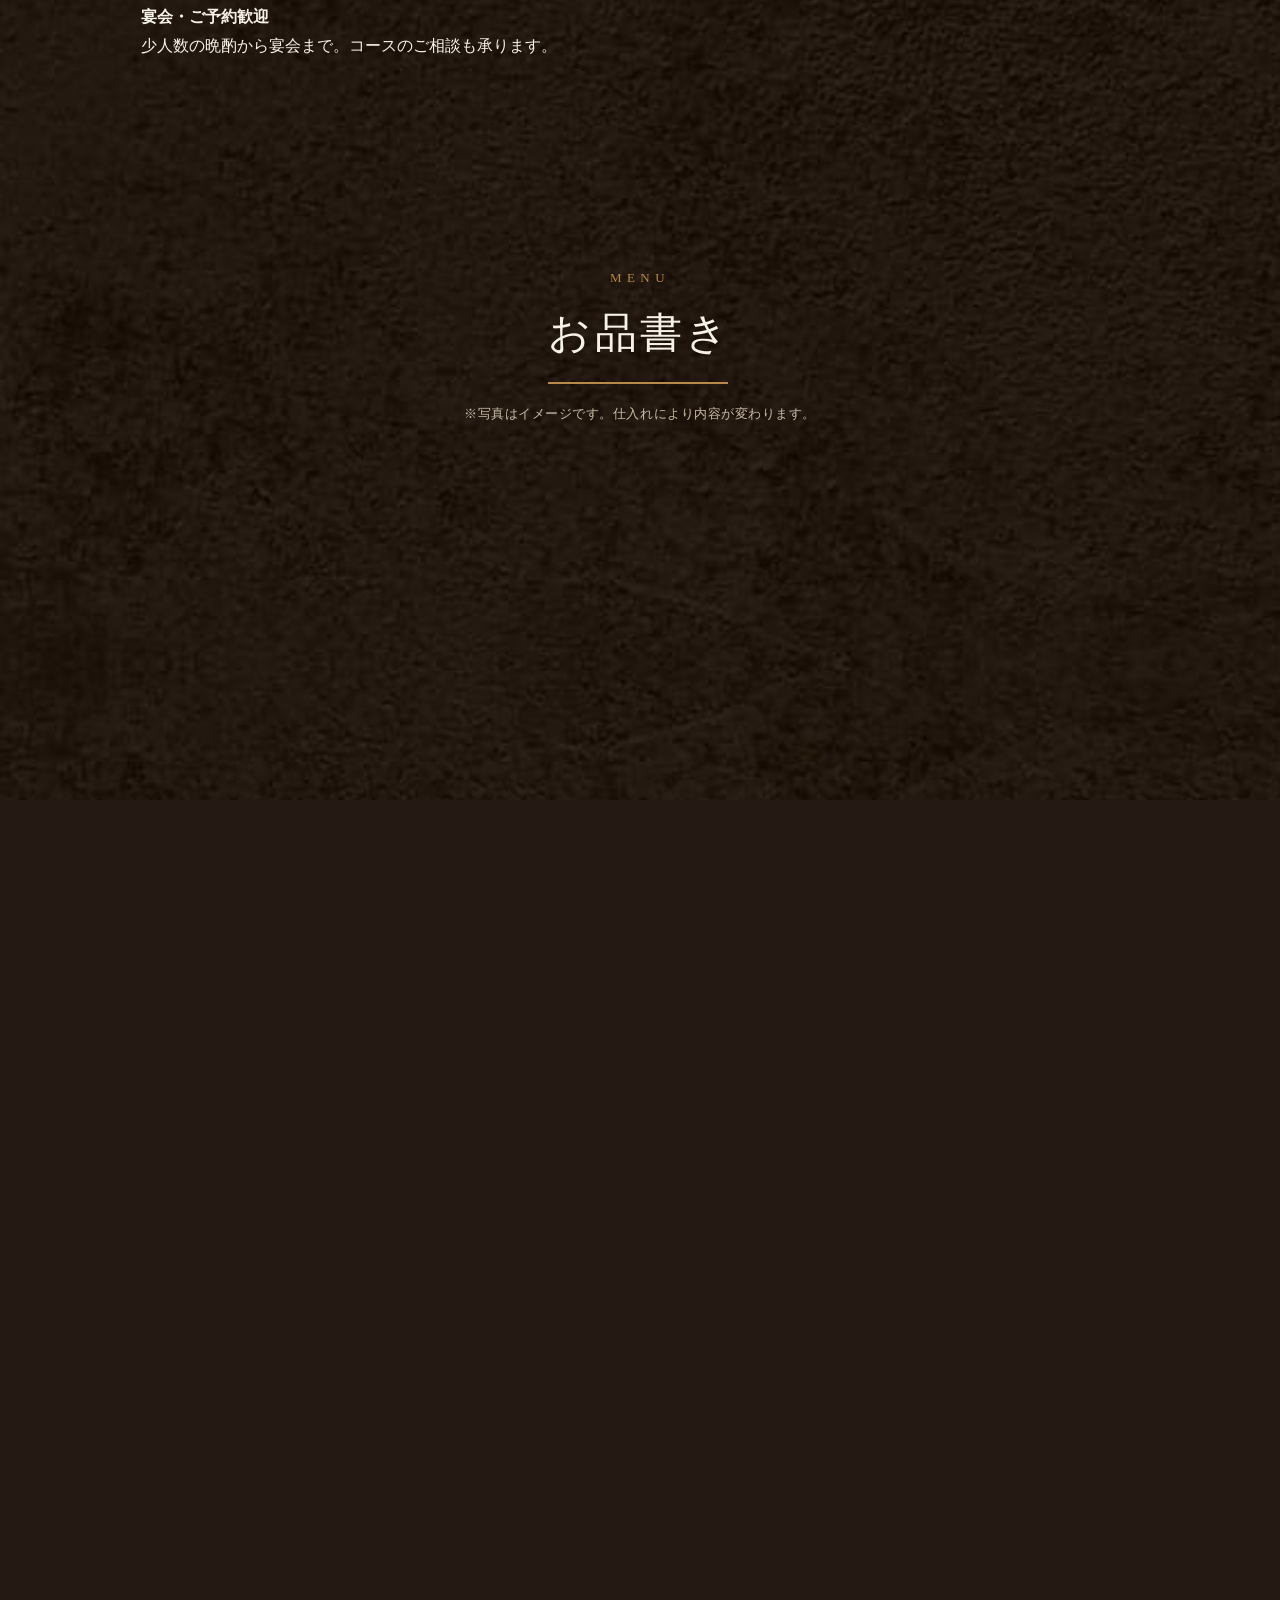
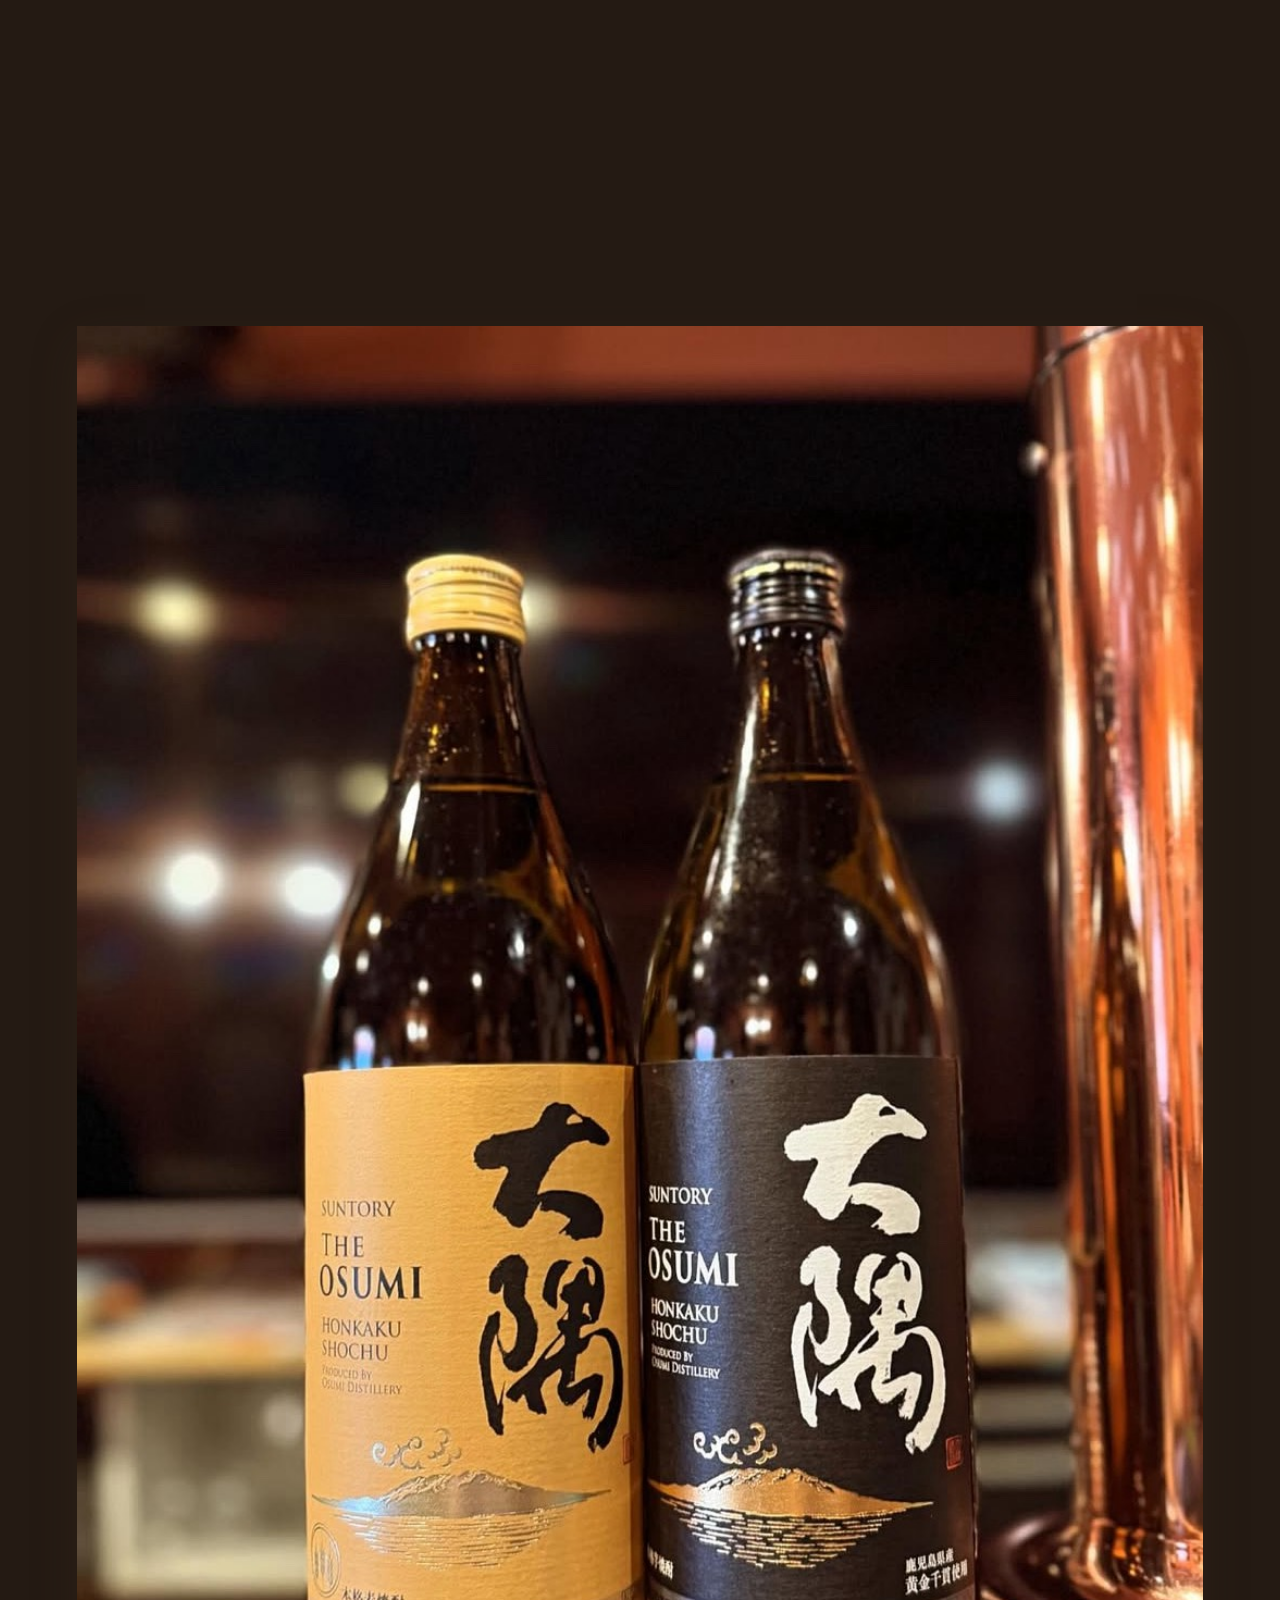
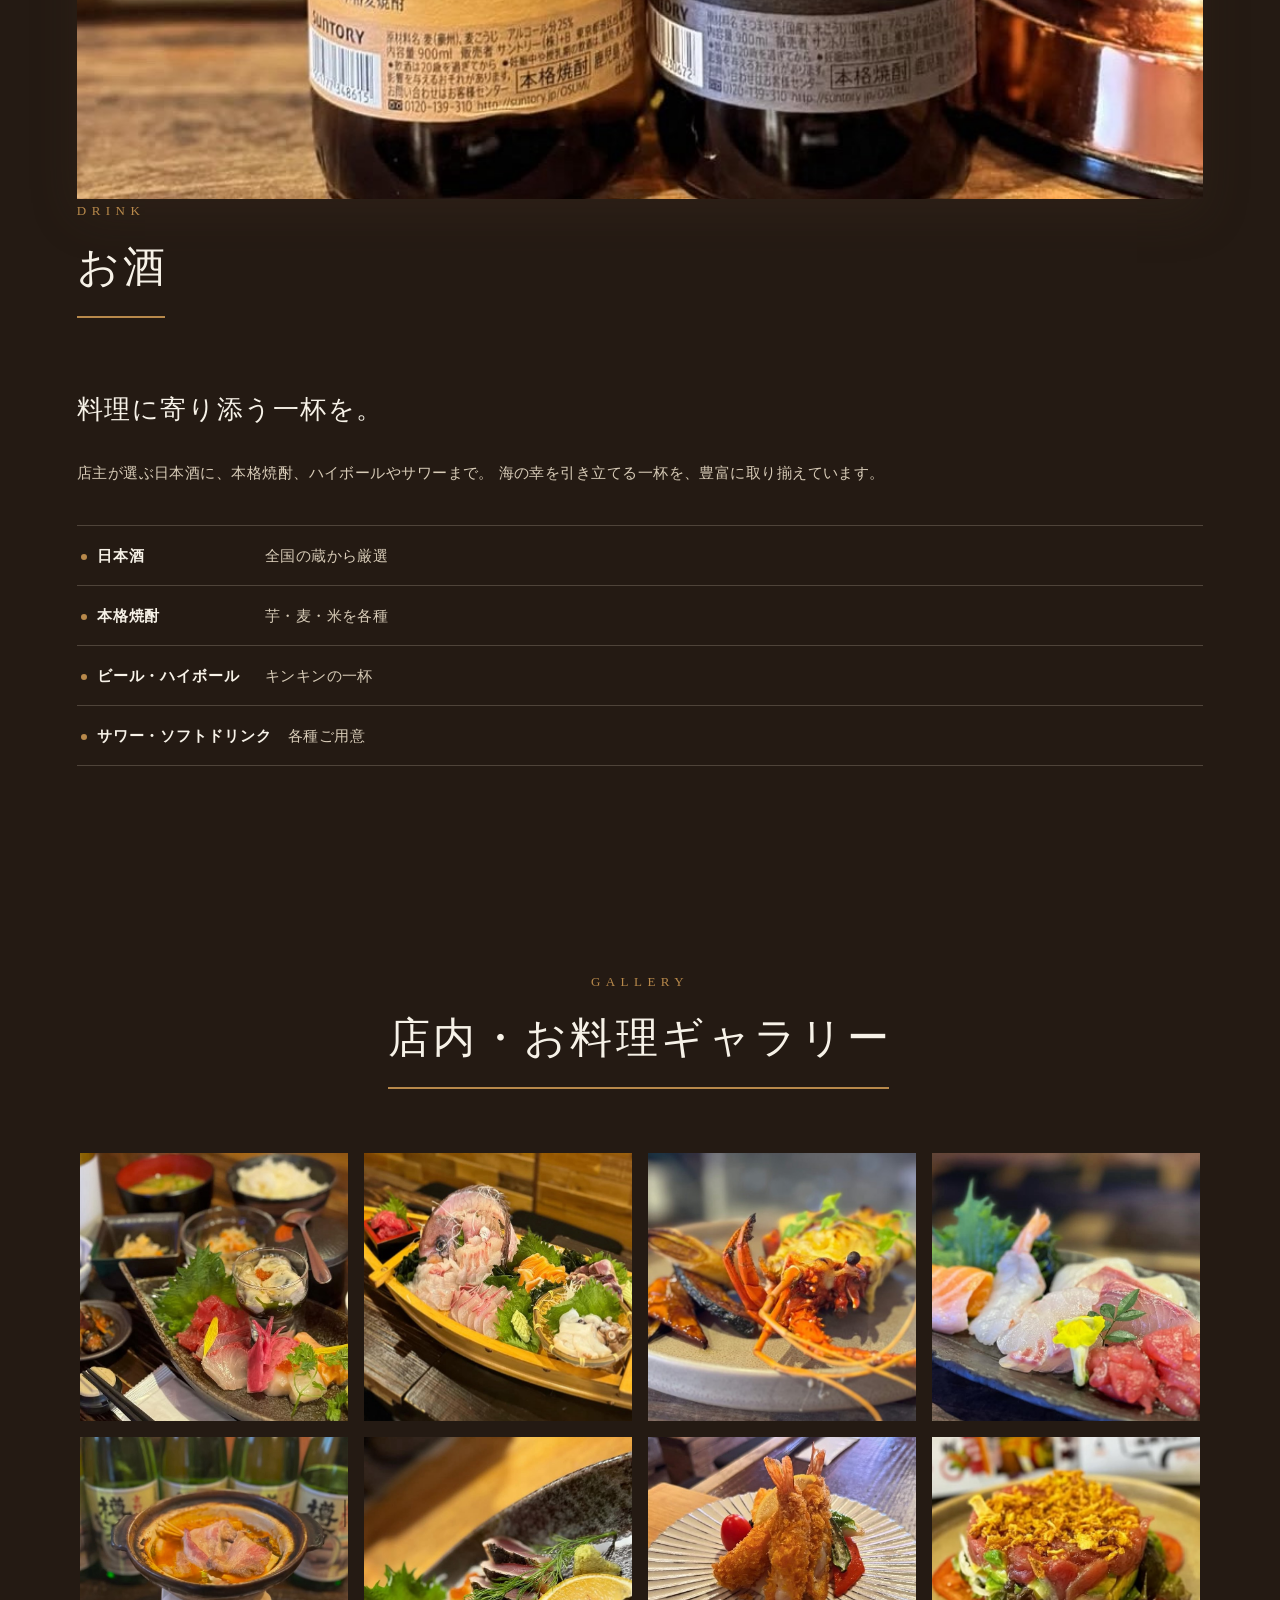
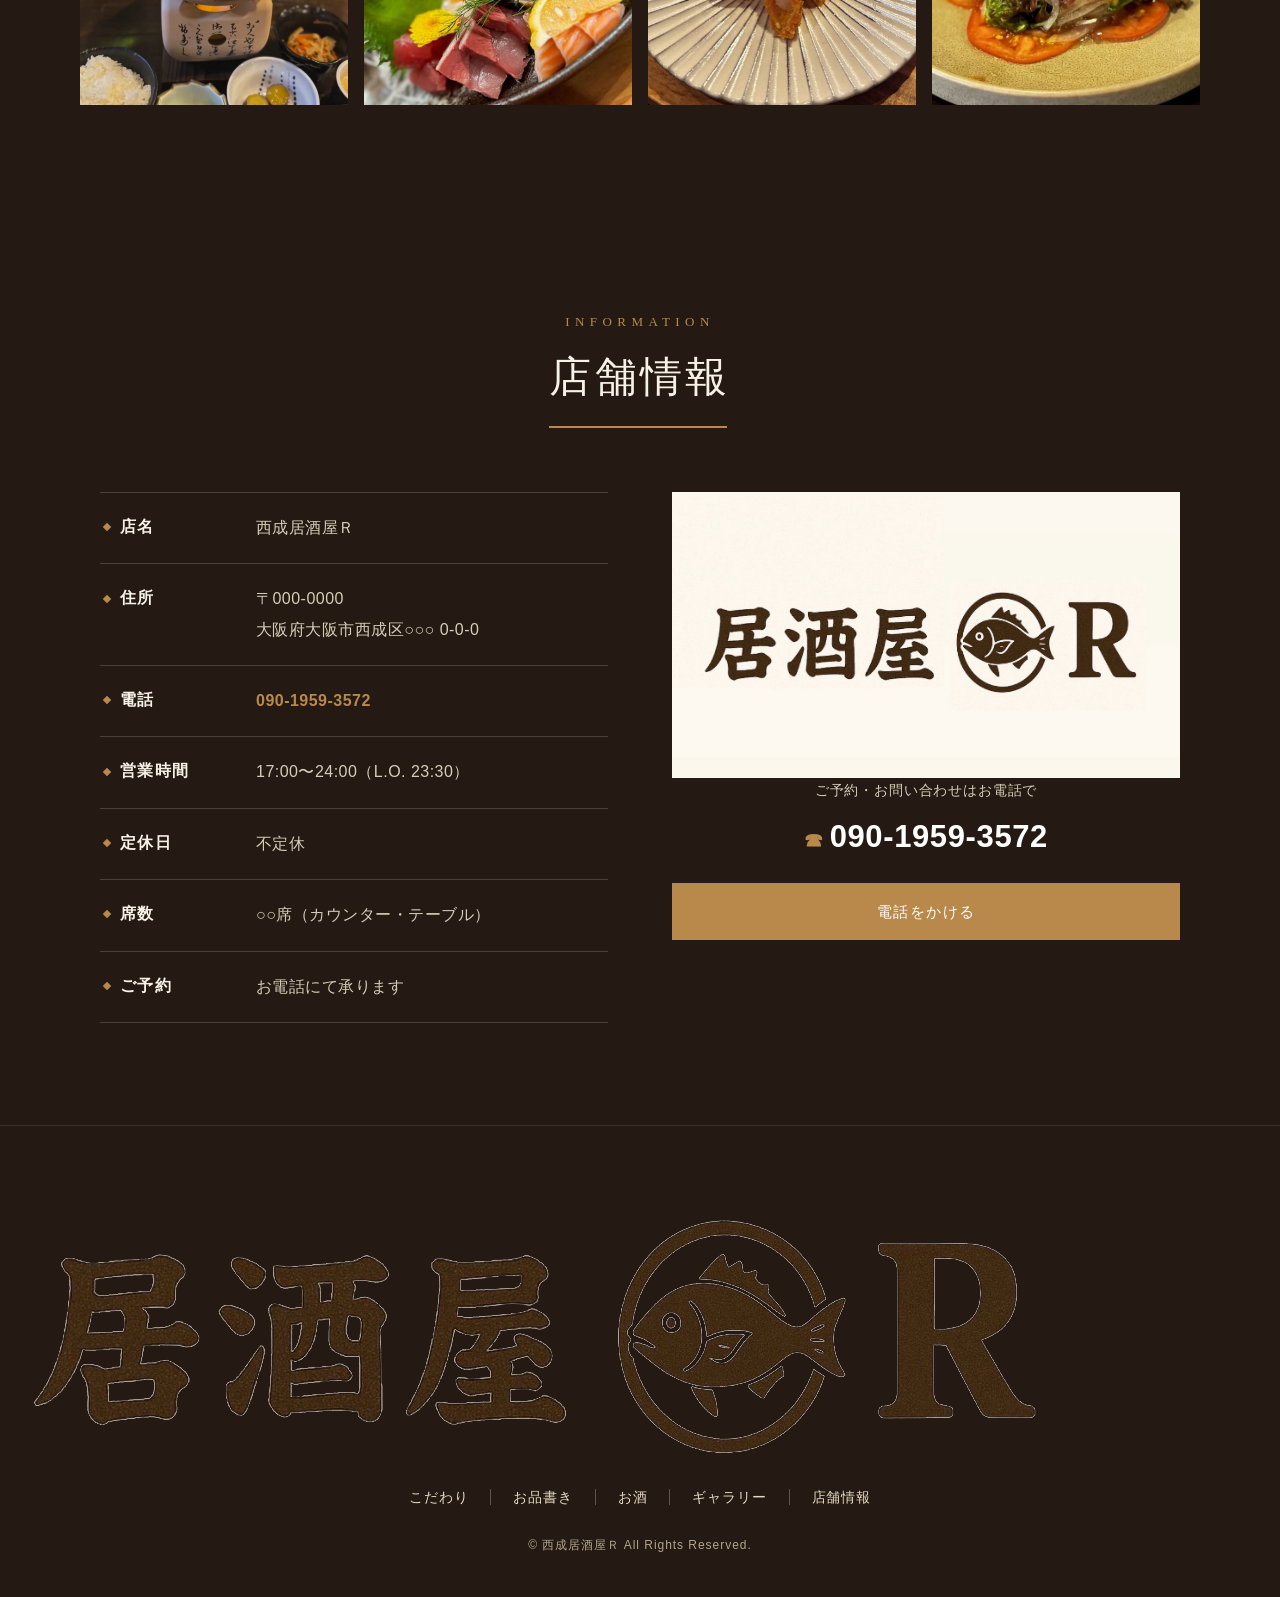
<file: index_backup.html>
<!DOCTYPE html>
<html lang="ja">

<head>
    <meta charset="UTF-8">
    <title>西成居酒屋Ｒ｜海鮮と日本酒の居酒屋</title>

    <meta name="description" content="西成の海鮮居酒屋「居酒屋Ｒ」。新鮮な刺身の盛り合わせや舟盛り、名物のホルモン串焼き、こだわりの日本酒・焼酎をご用意。宴会・ご予約承ります。">
    <meta name="viewport" content="width=device-width, initial-scale=1">
    <meta name="apple-mobile-web-app-capable" content="yes">
    <meta name="format-detection" content="telephone=no">

    <!-- OGP -->
    <meta property="og:type" content="website">
    <meta property="og:locale" content="ja_JP">
    <meta property="og:title" content="西成居酒屋Ｒ｜海鮮と日本酒の居酒屋">
    <meta property="og:site_name" content="西成居酒屋Ｒ">
    <meta property="og:description" content="西成の海鮮居酒屋「居酒屋Ｒ」。新鮮な刺身と舟盛り、名物料理、こだわりの日本酒をご用意。">
    <meta property="og:image" content="assets/image/S__2793479.jpg">

    <!-- Favicon -->
    <link rel="icon" href="assets/image/izakaya-r-logo-transparent.png">
    <link rel="apple-touch-icon" href="assets/image/izakaya-r-logo-transparent.png">

    <!-- Fonts -->
    <link rel="preconnect" href="https://fonts.googleapis.com">
    <link rel="preconnect" href="https://fonts.gstatic.com" crossorigin>
    <link rel="stylesheet" href="https://fonts.googleapis.com/css2?family=Amiri:wght@400;700&family=Great+Vibes&family=Yuji+Mai&family=Yuji+Syuku&display=swap">

    <!-- Styles -->
    <link rel="stylesheet" href="assets/css/reset.css">
    <link rel="stylesheet" href="assets/css/style.css">

    <!-- Scripts -->
    <script src="assets/js/app.js" defer></script>
</head>

<body id="index">

    <!-- ===== First View (Header + Hero) ===== -->
    <div class="fv" id="top">

        <header class="fv-header">
            <div class="fv-brand">
                <p class="fv-catch"><span>西成で味わう</span>本当に美味しい酒と料理</p>
                <p class="fv-logo">
                    <a href="#top" aria-label="西成居酒屋Ｒ">
                        <span class="logo-text">居酒屋</span>
                        <img src="assets/image/logo-fish.png" alt="" class="logo-fish">
                        <span class="logo-text logo-r">R</span>
                    </a>
                </p>
            </div>

            <div class="fv-contact">
                <p class="fv-contact__label">ご予約・お問い合わせ</p>
                <p class="fv-contact__tel"><a href="tel:09019593572">090-1959-3572</a></p>
            </div>

            <p class="fv-reserve"><a href="tel:09019593572">ご予約はこちら</a></p>

            <ul class="fv-subnav">
                <li><a href="#gallery">店内のご案内</a></li>
                <li><a href="#info">店舗情報</a></li>
                <li><a href="#info">アクセス</a></li>
            </ul>

            <button class="fv-toggle" id="navToggle" aria-label="メニュー" aria-expanded="false">
                <span></span><span></span><span></span>
            </button>
        </header>

        <!-- 縦書きメインナビ -->
        <nav class="fv-nav" id="gnav">
            <ul>
                <li><a href="#top" class="is-active">ホーム</a></li>
                <li><a href="#concept">こだわり</a></li>
                <li><a href="#menu">お品書き</a></li>
                <li><a href="#drink">日本酒・お酒</a></li>
                <li><a href="#gallery">店内・ギャラリー</a></li>
                <li><a href="#info">店舗情報</a></li>
            </ul>
        </nav>

        <!-- 左端の縦書きキャッチ -->
        <p class="fv-side">西成の海鮮居酒屋　居酒屋Ｒ　新鮮な刺身と舟盛り、こだわりの日本酒</p>

        <!-- 左下 お知らせ -->
        <div class="fv-news">
            <a href="#" class="fv-news__card">
                <span class="fv-news__thumb"><img src="assets/image/S__2793481.jpg" alt=""></span>
                <span class="fv-news__body">
                    <span class="fv-news__date">2025-05-01</span>
                    <span class="fv-news__title">【西成・萩之茶屋】本日入荷の鮮魚で舟盛りをご用意しました。日本酒との相性抜群です。</span>
                </span>
                <span class="fv-news__more">more <span>&gt;</span></span>
            </a>
        </div>

        <!-- 背景ヒーロー画像（スライドショー） -->
        <div class="fv-img" id="fvSlider">
            <img src="assets/image/S__2793479.jpg" alt="新鮮な海鮮の舟盛り" class="is-active">
            <img src="assets/image/S__2793489.jpg" alt="刺身の定食">
            <img src="assets/image/S__2793490.jpg" alt="まぐろユッケ丼">
            <img src="assets/image/danjiri.jpg" alt="西成・萩之茶屋のだんじり">
        </div>
    </div>

    <main>

        <!-- ===== Concept ===== -->
        <section id="concept" class="concept section">
            <div class="section-head">
                <p class="en">CONCEPT</p>
                <h2>居酒屋Ｒのこだわり</h2>
            </div>
            <div class="concept-body">
                <div class="concept-txt">
                    <p class="lead">"旨い魚"と"良い酒"に、まっすぐ。</p>
                    <p>
                        西成の路地にのれんを掲げる「居酒屋Ｒ」。<br>
                        毎朝仕入れる鮮魚を、刺身に、揚げ物に、鍋に——
                        素材の持ち味をいちばん活かせるかたちでお出しします。
                    </p>
                    <p>
                        名物の舟盛りや伊勢海老料理はもちろん、
                        全国から集めた日本酒・焼酎との相性も自慢。
                        肩ひじ張らずに"本物"を味わえる一軒です。
                    </p>
                </div>
                <div class="concept-feats">
                    <div class="feat">
                        <span class="feat-no">01</span>
                        <h3>毎日仕入れる鮮魚</h3>
                        <p>その日の良いものだけを厳選。刺身・舟盛りで鮮度を味わう。</p>
                    </div>
                    <div class="feat">
                        <span class="feat-no">02</span>
                        <h3>料理に合う地酒</h3>
                        <p>日本酒から本格焼酎まで。一皿ごとに寄り添う一杯を。</p>
                    </div>
                    <div class="feat">
                        <span class="feat-no">03</span>
                        <h3>宴会・ご予約歓迎</h3>
                        <p>少人数の晩酌から宴会まで。コースのご相談も承ります。</p>
                    </div>
                </div>
            </div>
        </section>

        <!-- ===== Menu ===== -->
        <section id="menu" class="menu section section-bg">
            <div class="section-head">
                <p class="en">MENU</p>
                <h2>お品書き</h2>
                <p class="section-note">※写真はイメージです。仕入れにより内容が変わります。</p>
            </div>

            <div class="menu-grid">
                <figure class="menu-card feature">
                    <div class="menu-thumb"><img src="assets/image/S__2793479.jpg" alt="海鮮の舟盛り"></div>
                    <figcaption>
                        <h3>名物・海鮮舟盛り</h3>
                        <p>その日の鮮魚を贅沢に。宴会やお祝いに人気の一皿。</p>
                    </figcaption>
                </figure>
                <figure class="menu-card feature">
                    <div class="menu-thumb"><img src="assets/image/S__2793483.jpg" alt="伊勢海老のグラタン"></div>
                    <figcaption>
                        <h3>伊勢海老グラタン</h3>
                        <p>香ばしく焼き上げた、居酒屋Ｒ自慢の逸品。</p>
                    </figcaption>
                </figure>

                <figure class="menu-card">
                    <div class="menu-thumb"><img src="assets/image/S__2793484.jpg" alt="刺身の盛り合わせ"></div>
                    <figcaption>
                        <h3>刺身盛り合わせ</h3>
                        <p>旬の鮮魚を彩りよく。</p>
                    </figcaption>
                </figure>
                <figure class="menu-card">
                    <div class="menu-thumb"><img src="assets/image/S__2793487.jpg" alt="握り・お造り"></div>
                    <figcaption>
                        <h3>お造り各種</h3>
                        <p>サーモン・鯛・まぐろなど。</p>
                    </figcaption>
                </figure>
                <figure class="menu-card">
                    <div class="menu-thumb"><img src="assets/image/S__2793490.jpg" alt="まぐろユッケ丼"></div>
                    <figcaption>
                        <h3>まぐろユッケ丼</h3>
                        <p>卵黄をとろりと絡めて。〆にも。</p>
                    </figcaption>
                </figure>
                <figure class="menu-card">
                    <div class="menu-thumb"><img src="assets/image/S__2793481.jpg" alt="鶏のたたき"></div>
                    <figcaption>
                        <h3>鶏のたたき</h3>
                        <p>表面を炙った、しっとり食感。</p>
                    </figcaption>
                </figure>
                <figure class="menu-card">
                    <div class="menu-thumb"><img src="assets/image/S__2793482.jpg" alt="まぐろとアボカドのタルタル"></div>
                    <figcaption>
                        <h3>まぐろとアボカドのタルタル</h3>
                        <p>お酒がすすむ、居酒屋Ｒ流の前菜。</p>
                    </figcaption>
                </figure>
                <figure class="menu-card">
                    <div class="menu-thumb"><img src="assets/image/S__2793485.jpg" alt="海老フライ"></div>
                    <figcaption>
                        <h3>大海老フライ</h3>
                        <p>さくっと揚げたてをどうぞ。</p>
                    </figcaption>
                </figure>
                <figure class="menu-card">
                    <div class="menu-thumb"><img src="assets/image/S__2793478.jpg" alt="鶏の炭焼き"></div>
                    <figcaption>
                        <h3>やわらかチキンカツ</h3>
                        <p>特製ソースで仕上げた一品。</p>
                    </figcaption>
                </figure>
                <figure class="menu-card">
                    <div class="menu-thumb"><img src="assets/image/S__2793480.jpg" alt="小鍋の定食"></div>
                    <figcaption>
                        <h3>あったか小鍋膳</h3>
                        <p>ごはん・小鉢付き。〆のお食事にも。</p>
                    </figcaption>
                </figure>
            </div>
        </section>

        <!-- ===== Drink ===== -->
        <section id="drink" class="drink section">
            <div class="drink-img">
                <img src="assets/image/S__2793486.jpg" alt="本格焼酎">
            </div>
            <div class="drink-body">
                <div class="section-head left">
                    <p class="en">DRINK</p>
                    <h2>お酒</h2>
                </div>
                <p class="lead">料理に寄り添う一杯を。</p>
                <p>
                    店主が選ぶ日本酒に、本格焼酎、ハイボールやサワーまで。
                    海の幸を引き立てる一杯を、豊富に取り揃えています。
                </p>
                <ul class="drink-list">
                    <li><span>日本酒</span>全国の蔵から厳選</li>
                    <li><span>本格焼酎</span>芋・麦・米を各種</li>
                    <li><span>ビール・ハイボール</span>キンキンの一杯</li>
                    <li><span>サワー・ソフトドリンク</span>各種ご用意</li>
                </ul>
            </div>
        </section>

        <!-- ===== Gallery ===== -->
        <section id="gallery" class="gallery section section-bg">
            <div class="section-head">
                <p class="en">GALLERY</p>
                <h2>店内・お料理ギャラリー</h2>
            </div>
            <div class="gallery-grid">
                <div class="g-item"><img src="assets/image/S__2793489.jpg" alt="刺身の定食"></div>
                <div class="g-item"><img src="assets/image/S__2793479.jpg" alt="舟盛り"></div>
                <div class="g-item"><img src="assets/image/S__2793483.jpg" alt="伊勢海老グラタン"></div>
                <div class="g-item"><img src="assets/image/S__2793487.jpg" alt="お造り"></div>
                <div class="g-item"><img src="assets/image/S__2793480.jpg" alt="小鍋膳"></div>
                <div class="g-item"><img src="assets/image/S__2793484.jpg" alt="刺身盛り合わせ"></div>
                <div class="g-item"><img src="assets/image/S__2793485.jpg" alt="海老フライ"></div>
                <div class="g-item"><img src="assets/image/S__2793482.jpg" alt="タルタル"></div>
            </div>
        </section>

        <!-- ===== Info ===== -->
        <section id="info" class="info section">
            <div class="section-head">
                <p class="en">INFORMATION</p>
                <h2>店舗情報</h2>
            </div>
            <div class="info-body">
                <div class="info-table">
                    <dl>
                        <dt>店名</dt>
                        <dd>西成居酒屋Ｒ</dd>
                    </dl>
                    <dl>
                        <dt>住所</dt>
                        <dd>〒000-0000<br>大阪府大阪市西成区○○○ 0-0-0</dd>
                    </dl>
                    <dl>
                        <dt>電話</dt>
                        <dd><a href="tel:09019593572">090-1959-3572</a></dd>
                    </dl>
                    <dl>
                        <dt>営業時間</dt>
                        <dd>17:00〜24:00（L.O. 23:30）</dd>
                    </dl>
                    <dl>
                        <dt>定休日</dt>
                        <dd>不定休</dd>
                    </dl>
                    <dl>
                        <dt>席数</dt>
                        <dd>○○席（カウンター・テーブル）</dd>
                    </dl>
                    <dl>
                        <dt>ご予約</dt>
                        <dd>お電話にて承ります</dd>
                    </dl>
                </div>
                <div class="info-side">
                    <p class="info-logo"><img src="assets/image/S__4227076.jpg" alt="西成居酒屋Ｒ"></p>
                    <p class="info-cta">ご予約・お問い合わせはお電話で</p>
                    <p class="info-tel"><a href="tel:09019593572">090-1959-3572</a></p>
                    <p class="info-btn"><a href="tel:09019593572">電話をかける</a></p>
                </div>
            </div>
        </section>

    </main>

    <!-- ===== 右端 縦並びSNS ===== -->
    <ul class="side-sns" aria-label="SNS・地図">
        <li>
            <a href="#" target="_blank" rel="noopener noreferrer" aria-label="Instagram">
                <svg viewBox="0 0 24 24" width="22" height="22" fill="currentColor" aria-hidden="true">
                    <path d="M12 2.16c3.2 0 3.58.01 4.85.07 1.17.05 1.8.25 2.23.41.56.22.96.48 1.38.9.42.42.68.82.9 1.38.16.42.36 1.06.41 2.23.06 1.27.07 1.65.07 4.85s-.01 3.58-.07 4.85c-.05 1.17-.25 1.8-.41 2.23-.22.56-.48.96-.9 1.38-.42.42-.82.68-1.38.9-.42.16-1.06.36-2.23.41-1.27.06-1.65.07-4.85.07s-3.58-.01-4.85-.07c-1.17-.05-1.8-.25-2.23-.41-.56-.22-.96-.48-1.38-.9-.42-.42-.68-.82-.9-1.38-.16-.42-.36-1.06-.41-2.23C2.17 15.58 2.16 15.2 2.16 12s.01-3.58.07-4.85c.05-1.17.25-1.8.41-2.23.22-.56.48-.96.9-1.38.42-.42.82-.68 1.38-.9.42-.16 1.06-.36 2.23-.41C8.42 2.17 8.8 2.16 12 2.16zm0 3.68A6.16 6.16 0 1 0 18.16 12 6.16 6.16 0 0 0 12 5.84zm0 10.16A4 4 0 1 1 16 12a4 4 0 0 1-4 4zm6.4-10.4a1.44 1.44 0 1 1-1.44-1.44 1.44 1.44 0 0 1 1.44 1.44z"/>
                </svg>
            </a>
        </li>
        <li>
            <a href="#" target="_blank" rel="noopener noreferrer" aria-label="Facebook">
                <svg viewBox="0 0 24 24" width="22" height="22" fill="currentColor" aria-hidden="true">
                    <path d="M22 12a10 10 0 1 0-11.56 9.88v-6.99H7.9V12h2.54V9.8c0-2.5 1.49-3.89 3.78-3.89 1.09 0 2.24.2 2.24.2v2.46h-1.26c-1.24 0-1.63.77-1.63 1.56V12h2.78l-.44 2.89h-2.34v6.99A10 10 0 0 0 22 12z"/>
                </svg>
            </a>
        </li>
        <li>
            <a href="#" target="_blank" rel="noopener noreferrer" aria-label="地図・アクセス">
                <svg viewBox="0 0 24 24" width="22" height="22" fill="currentColor" aria-hidden="true">
                    <path d="M12 2a7 7 0 0 0-7 7c0 5.25 7 13 7 13s7-7.75 7-13a7 7 0 0 0-7-7zm0 9.5A2.5 2.5 0 1 1 14.5 9 2.5 2.5 0 0 1 12 11.5z"/>
                </svg>
            </a>
        </li>
    </ul>

    <!-- ===== Footer ===== -->
    <footer class="footer">
        <p class="footer-logo"><img src="assets/image/izakaya-r-logo-transparent.png" alt="西成居酒屋Ｒ"></p>
        <ul class="footer-nav">
            <li><a href="#concept">こだわり</a></li>
            <li><a href="#menu">お品書き</a></li>
            <li><a href="#drink">お酒</a></li>
            <li><a href="#gallery">ギャラリー</a></li>
            <li><a href="#info">店舗情報</a></li>
        </ul>
        <p class="copyright">&copy; 西成居酒屋Ｒ All Rights Reserved.</p>
    </footer>

    <!-- Scroll to top -->
    <a href="#top" id="pagetop" class="pagetop" aria-label="ページ上部へ">▲</a>

</body>

</html>
</file>
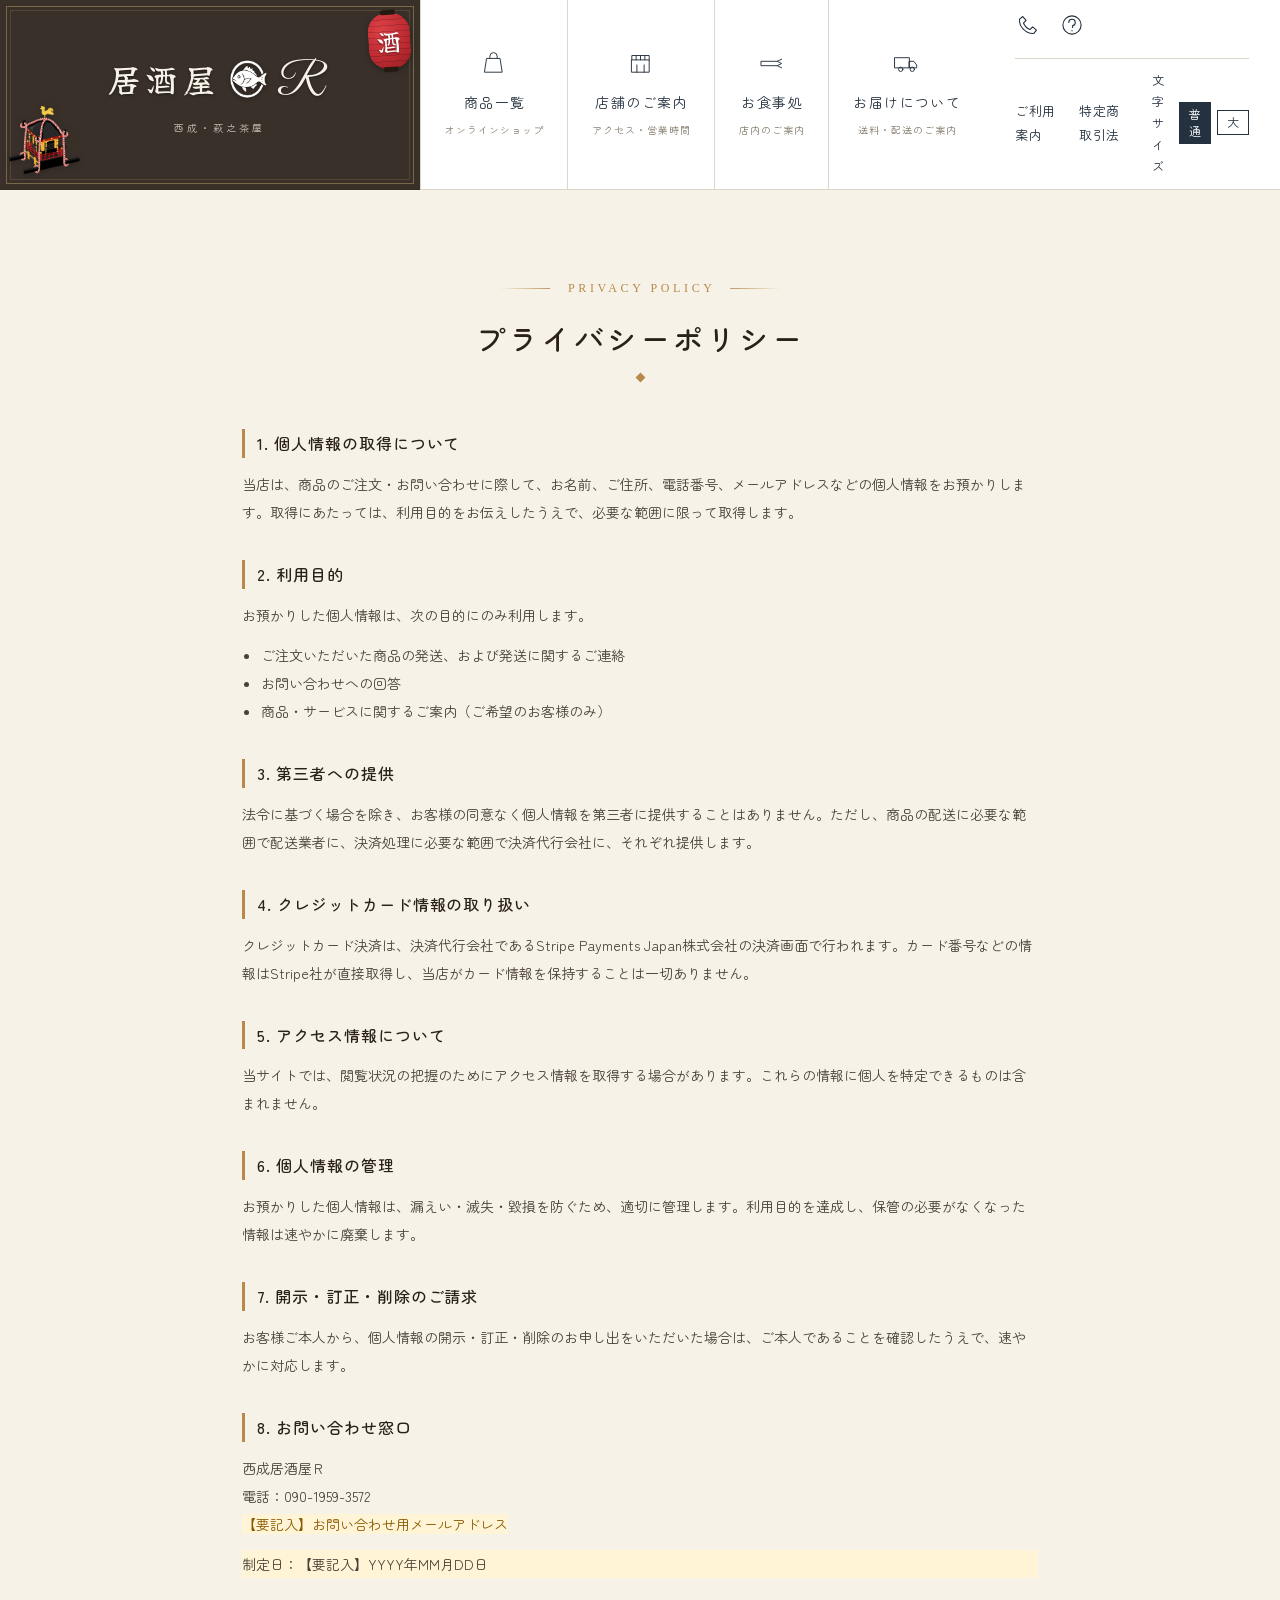
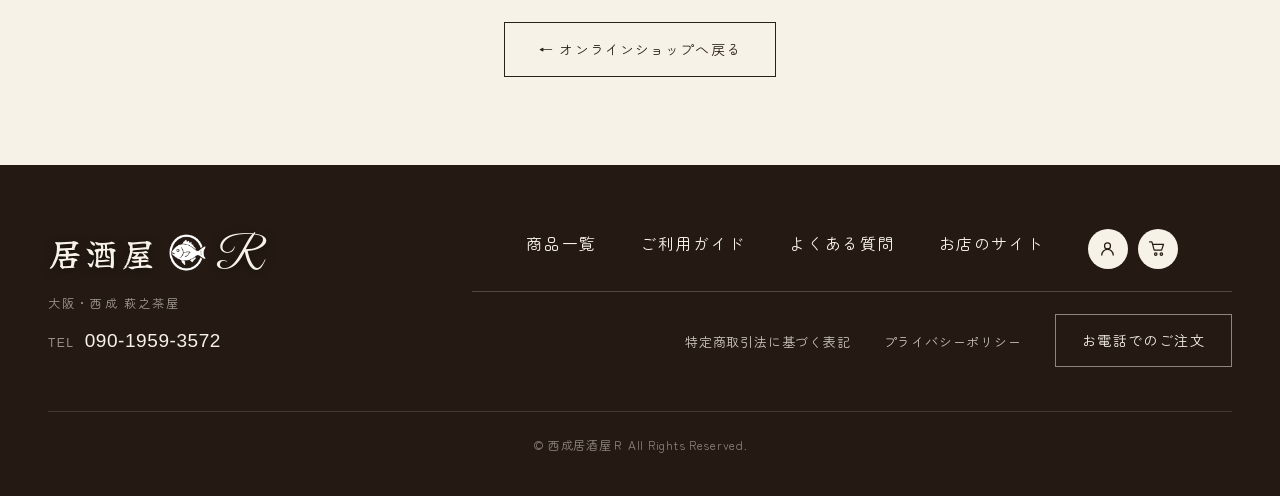
<file: privacy.html>
<!DOCTYPE html>
<html lang="ja">

<head>
    <meta charset="UTF-8">
    <title>プライバシーポリシー｜西成居酒屋Ｒ オンラインショップ</title>
    <meta name="description" content="西成居酒屋Ｒ オンラインショップの個人情報の取り扱いについて。">
    <meta name="viewport" content="width=device-width, initial-scale=1">
    <meta name="robots" content="noindex">

    <link rel="icon" href="assets/image/izakaya-r-logo-transparent.png">

    <link rel="preconnect" href="https://fonts.googleapis.com">
    <link rel="preconnect" href="https://fonts.gstatic.com" crossorigin>
    <link rel="stylesheet" href="https://fonts.googleapis.com/css2?family=Amiri:wght@400;700&family=Great+Vibes&family=Noto+Serif+JP:wght@400;500;700&family=Zen+Maru+Gothic:wght@400;500;700&family=Yuji+Mai&family=Yuji+Syuku&display=swap">

    <link rel="stylesheet" href="assets/css/reset.css">
    <link rel="stylesheet" href="assets/css/style.css?v=20260807">
    <link rel="stylesheet" href="assets/css/shop.css">

    <script src="assets/js/app.js" defer></script>
    <script src="assets/js/shop.js" defer></script>
</head>

<body id="shop">

    <!-- ===== ヘッダー ===== -->
    <header class="shop-header">
        <!-- 左：枠付きロゴ -->
        <p class="shop-logo">
            <a href="index.html" aria-label="西成居酒屋Ｒ">
                <span class="logo-text">居酒屋</span>
                <img src="assets/image/logo-fish.png" alt="" class="logo-fish">
                <span class="logo-text logo-r">R</span>
                <span class="shop-logo__sub">西成・萩之茶屋</span>
            </a>
            <span class="shop-logo__seal" aria-hidden="true">酒</span>
            <span class="shop-logo__mikoshi" aria-hidden="true"><img src="assets/image/omatsuri_omikoshi_illust_3447.png" alt=""></span>
        </p>

        <!-- 中央：アイコン付きメインナビ -->
        <nav class="shop-nav" aria-label="ショップメニュー">
            <ul>
                <li>
                    <a href="shop.html#items">
                        <span class="shop-nav__icon" aria-hidden="true">
                            <svg viewBox="0 0 40 40"><path d="M11 13h18l3 19H8z"/><path d="M15 13v-3a5 5 0 0 1 10 0v3"/></svg>
                        </span>
                        <span class="shop-nav__label">商品一覧</span>
                        <span class="shop-nav__sub">オンラインショップ</span>
                    </a>
                </li>
                <li>
                    <a href="index.html#info">
                        <span class="shop-nav__icon" aria-hidden="true">
                            <svg viewBox="0 0 40 40"><path d="M8 15h24v17H8z"/><path d="M8 15V9h24v6"/><path d="M14 9v6M20 9v6M26 9v6M15 32V22M25 32V22"/></svg>
                        </span>
                        <span class="shop-nav__label">店舗のご案内</span>
                        <span class="shop-nav__sub">アクセス・営業時間</span>
                    </a>
                </li>
                <li>
                    <a href="index.html#gallery">
                        <span class="shop-nav__icon" aria-hidden="true">
                            <svg viewBox="0 0 40 40"><path d="M6 17h22l6 3-6 3H6z"/><path d="M28 17l6-3M28 23l6 3"/></svg>
                        </span>
                        <span class="shop-nav__label">お食事処</span>
                        <span class="shop-nav__sub">店内のご案内</span>
                    </a>
                </li>
                <li>
                    <a href="shop.html#guide">
                        <span class="shop-nav__icon" aria-hidden="true">
                            <svg viewBox="0 0 40 40"><path d="M4 12h20v14H4z"/><path d="M24 17h6l4 5v4h-10z"/><circle cx="12" cy="28" r="3"/><circle cx="28" cy="28" r="3"/></svg>
                        </span>
                        <span class="shop-nav__label">お届けについて</span>
                        <span class="shop-nav__sub">送料・配送のご案内</span>
                    </a>
                </li>
            </ul>
        </nav>

        <!-- 右：検索と補助リンク -->
        <div class="shop-util">
            <div class="shop-util__top">
                
                <a class="shop-util__icon" href="tel:09019593572" aria-label="電話で注文する">
                    <svg viewBox="0 0 40 40" aria-hidden="true"><path d="M12 7l5 6-4 4a18 18 0 0 0 10 10l4-4 6 5-4 5c-12 1-23-10-22-22z"/></svg>
                </a>
                <a class="shop-util__icon" href="shop.html#faq" aria-label="よくある質問">
                    <svg viewBox="0 0 40 40" aria-hidden="true"><circle cx="20" cy="20" r="14"/><path d="M15 16a5 5 0 1 1 6 5v3"/><path d="M20 28.5v.5"/></svg>
                </a>
            </div>
            <div class="shop-util__bottom">
                <a href="shop.html#guide">ご利用案内</a>
                <a href="tokushoho.html">特定商取引法</a>
                <div class="font-size" id="fontSize">
                    <span>文字サイズ</span>
                    <button type="button" data-size="normal" class="is-active">普通</button>
                    <button type="button" data-size="large">大</button>
                </div>
            </div>
        </div>
    </header>


    <main class="legal">
        <div class="shop-head">
            <p class="en">PRIVACY POLICY</p>
            <h2>プライバシーポリシー</h2>
        </div>

        <div class="legal-body">
            <h3>1. 個人情報の取得について</h3>
            <p>当店は、商品のご注文・お問い合わせに際して、お名前、ご住所、電話番号、メールアドレスなどの個人情報をお預かりします。取得にあたっては、利用目的をお伝えしたうえで、必要な範囲に限って取得します。</p>

            <h3>2. 利用目的</h3>
            <p>お預かりした個人情報は、次の目的にのみ利用します。</p>
            <ul>
                <li>ご注文いただいた商品の発送、および発送に関するご連絡</li>
                <li>お問い合わせへの回答</li>
                <li>商品・サービスに関するご案内（ご希望のお客様のみ）</li>
            </ul>

            <h3>3. 第三者への提供</h3>
            <p>法令に基づく場合を除き、お客様の同意なく個人情報を第三者に提供することはありません。ただし、商品の配送に必要な範囲で配送業者に、決済処理に必要な範囲で決済代行会社に、それぞれ提供します。</p>

            <h3>4. クレジットカード情報の取り扱い</h3>
            <p>クレジットカード決済は、決済代行会社であるStripe Payments Japan株式会社の決済画面で行われます。カード番号などの情報はStripe社が直接取得し、当店がカード情報を保持することは一切ありません。</p>

            <h3>5. アクセス情報について</h3>
            <p>当サイトでは、閲覧状況の把握のためにアクセス情報を取得する場合があります。これらの情報に個人を特定できるものは含まれません。</p>

            <h3>6. 個人情報の管理</h3>
            <p>お預かりした個人情報は、漏えい・滅失・毀損を防ぐため、適切に管理します。利用目的を達成し、保管の必要がなくなった情報は速やかに廃棄します。</p>

            <h3>7. 開示・訂正・削除のご請求</h3>
            <p>お客様ご本人から、個人情報の開示・訂正・削除のお申し出をいただいた場合は、ご本人であることを確認したうえで、速やかに対応します。</p>

            <h3>8. お問い合わせ窓口</h3>
            <p>
                西成居酒屋Ｒ<br>
                電話：090-1959-3572<br>
                <span class="todo">【要記入】お問い合わせ用メールアドレス</span>
            </p>

            <p class="legal-date todo">制定日：【要記入】YYYY年MM月DD日</p>
        </div>

        <p class="legal-back"><a href="shop.html">&larr; オンラインショップへ戻る</a></p>
    </main>

    <footer class="shop-footer">
        <div class="shop-footer__inner">
            <!-- 左：ロゴと連絡先 -->
            <div class="shop-footer__brand">
                <p class="shop-footer__logo">
                    <a href="index.html" aria-label="西成居酒屋Ｒ">
                        <span class="logo-text">居酒屋</span>
                        <img src="assets/image/logo-fish.png" alt="" class="logo-fish">
                        <span class="logo-text logo-r">R</span>
                    </a>
                </p>
                <p class="shop-footer__place">大阪・西成 萩之茶屋</p>
                <p class="shop-footer__tel">TEL <a href="tel:09019593572">090-1959-3572</a></p>
            </div>

            <!-- 右：ナビ（主なリンク→細い罫→補助リンク→ボタン） -->
            <div class="shop-footer__links">
                <ul class="shop-footer__nav">
                    <li><a href="shop.html#items">商品一覧</a></li>
                    <li><a href="shop.html#guide">ご利用ガイド</a></li>
                    <li><a href="shop.html#faq">よくある質問</a></li>
                    <li><a href="index.html">お店のサイト</a></li>
                    <li class="shop-footer__icons">
                        <a class="shop-footer__icon" href="tel:09019593572" aria-label="電話で注文する">
                            <svg viewBox="0 0 24 24" aria-hidden="true">
                                <circle cx="12" cy="9" r="3.4" />
                                <path d="M5.5 19.5a6.5 6.5 0 0 1 13 0" />
                            </svg>
                        </a>
                        <a class="shop-footer__icon" href="shop.html#items" aria-label="商品一覧を見る">
                            <svg viewBox="0 0 24 24" aria-hidden="true">
                                <path d="M3 4.5h2.6l2.6 9.4h8.5l2.2-6.7H7" />
                                <circle cx="10" cy="18.4" r="1.4" />
                                <circle cx="16.4" cy="18.4" r="1.4" />
                            </svg>
                        </a>
                    </li>
                </ul>
                <ul class="shop-footer__sub">
                    <li><a href="tokushoho.html">特定商取引法に基づく表記</a></li>
                    <li><a href="privacy.html">プライバシーポリシー</a></li>
                </ul>
                <p class="shop-footer__btn"><a href="tel:09019593572">お電話でのご注文</a></p>
            </div>
        </div>
        <p class="copyright">&copy; 西成居酒屋Ｒ All Rights Reserved.</p>
    </footer>

    <!-- ページ上部へ戻る -->
    <a href="#top" id="pagetop" class="pagetop" aria-label="ページ上部へ">
        <svg class="pagetop__arrow" viewBox="0 0 24 24" aria-hidden="true">
            <path d="M12 19V6" /><path d="M6 12l6-6 6 6" />
        </svg>
        <span class="pagetop__label">TOP</span>
    </a>

</body>

</html>
</file>
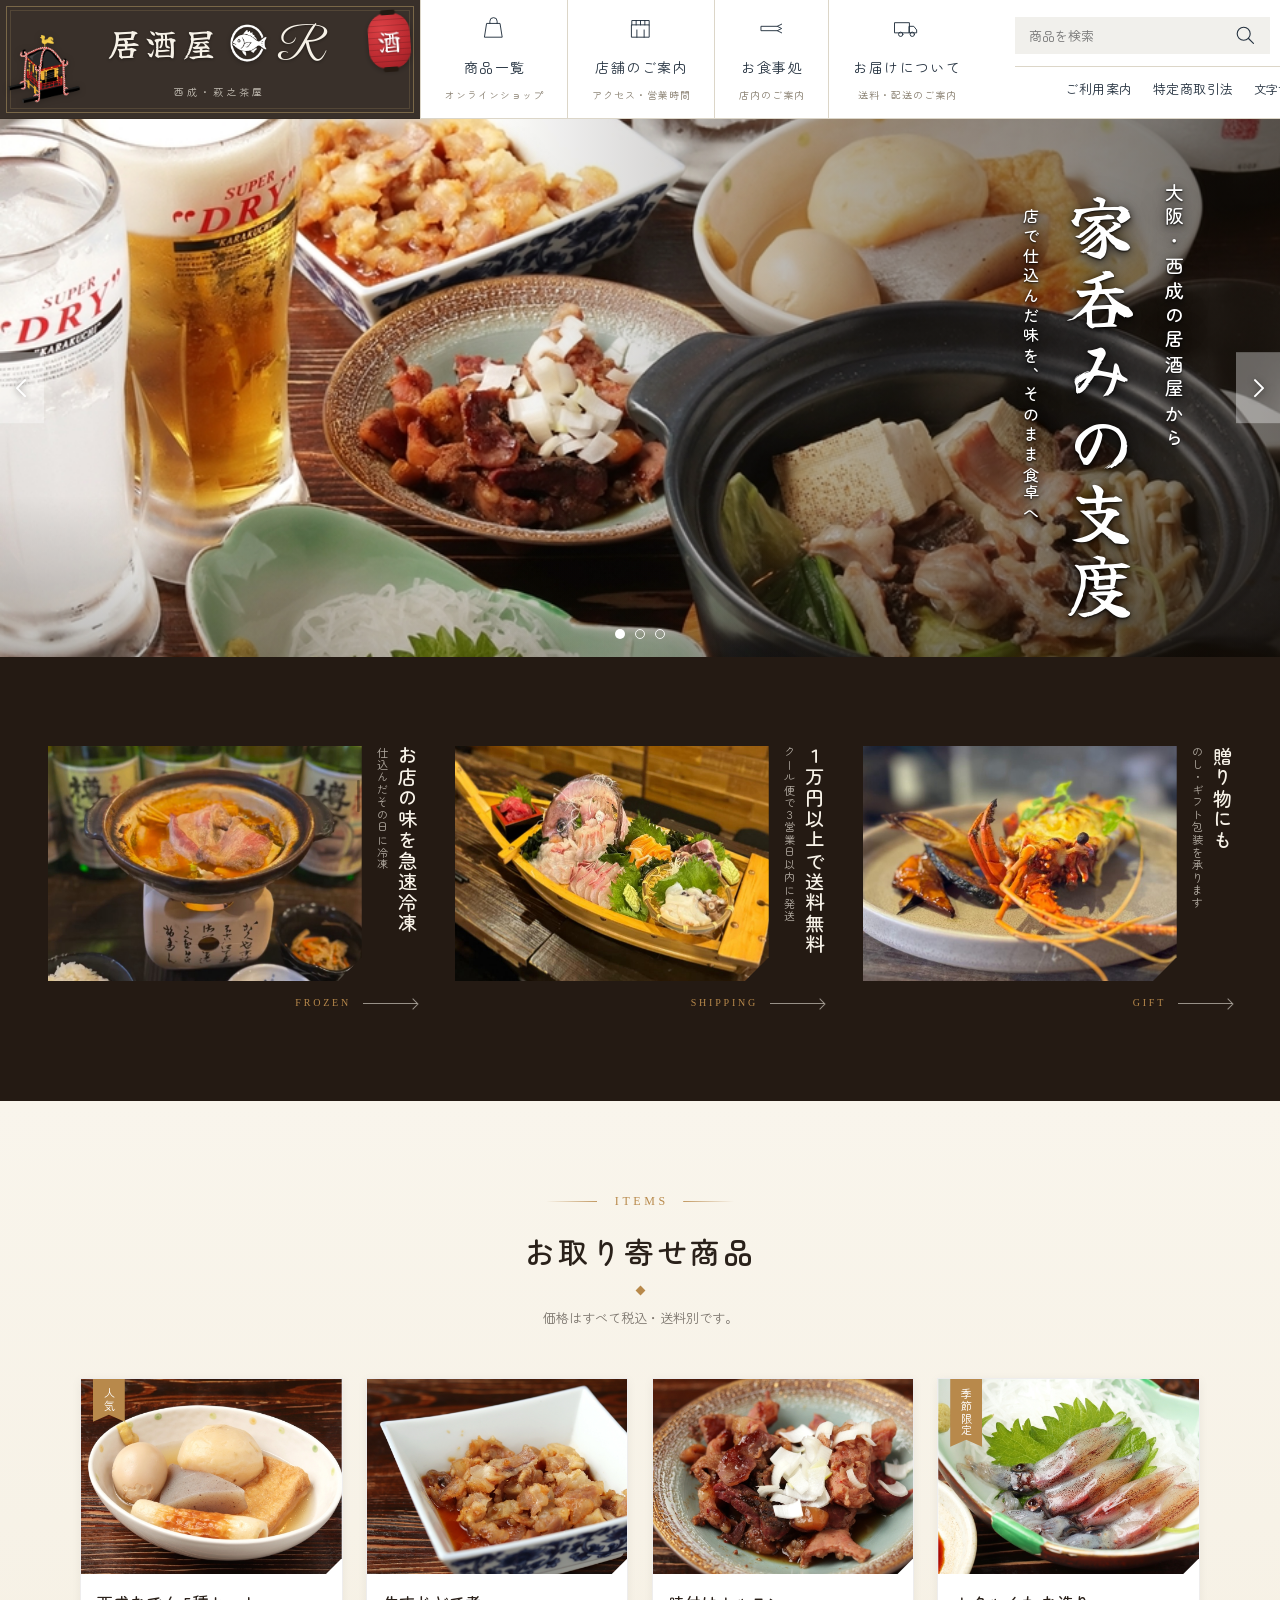
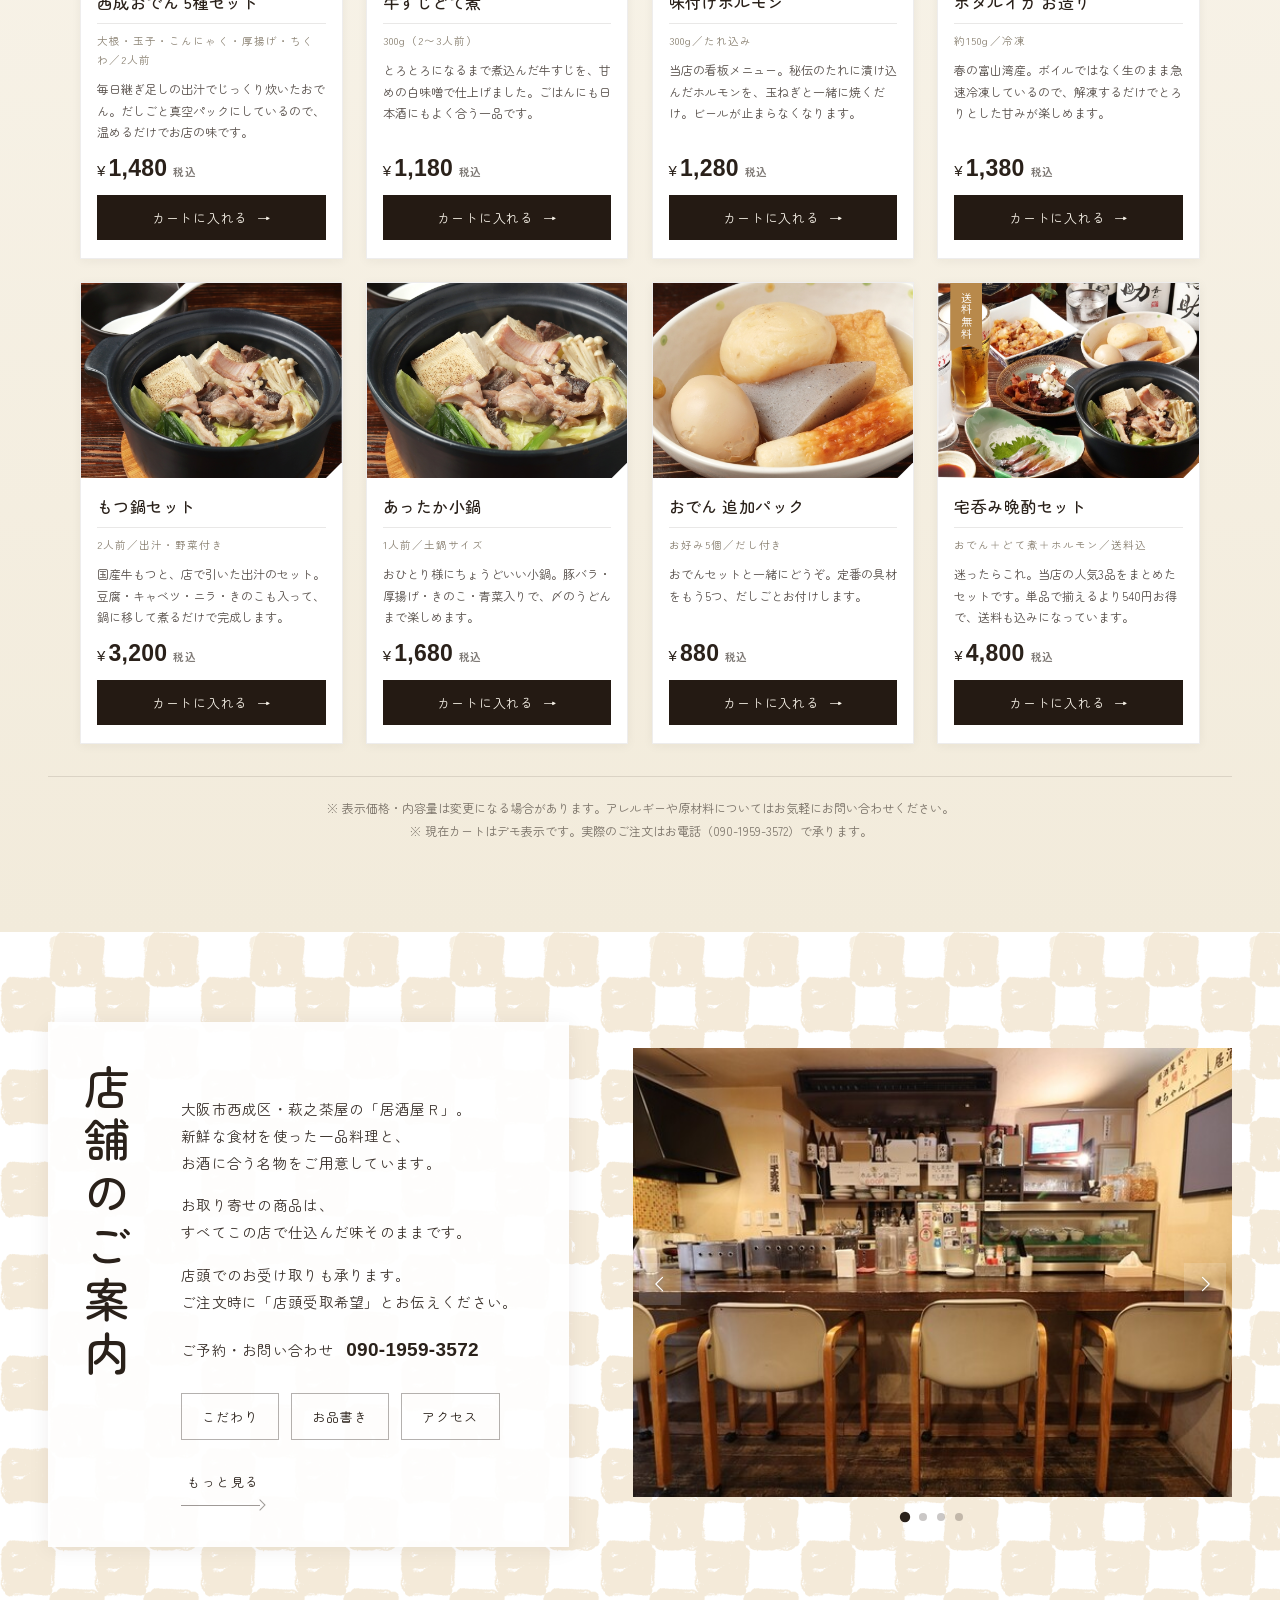
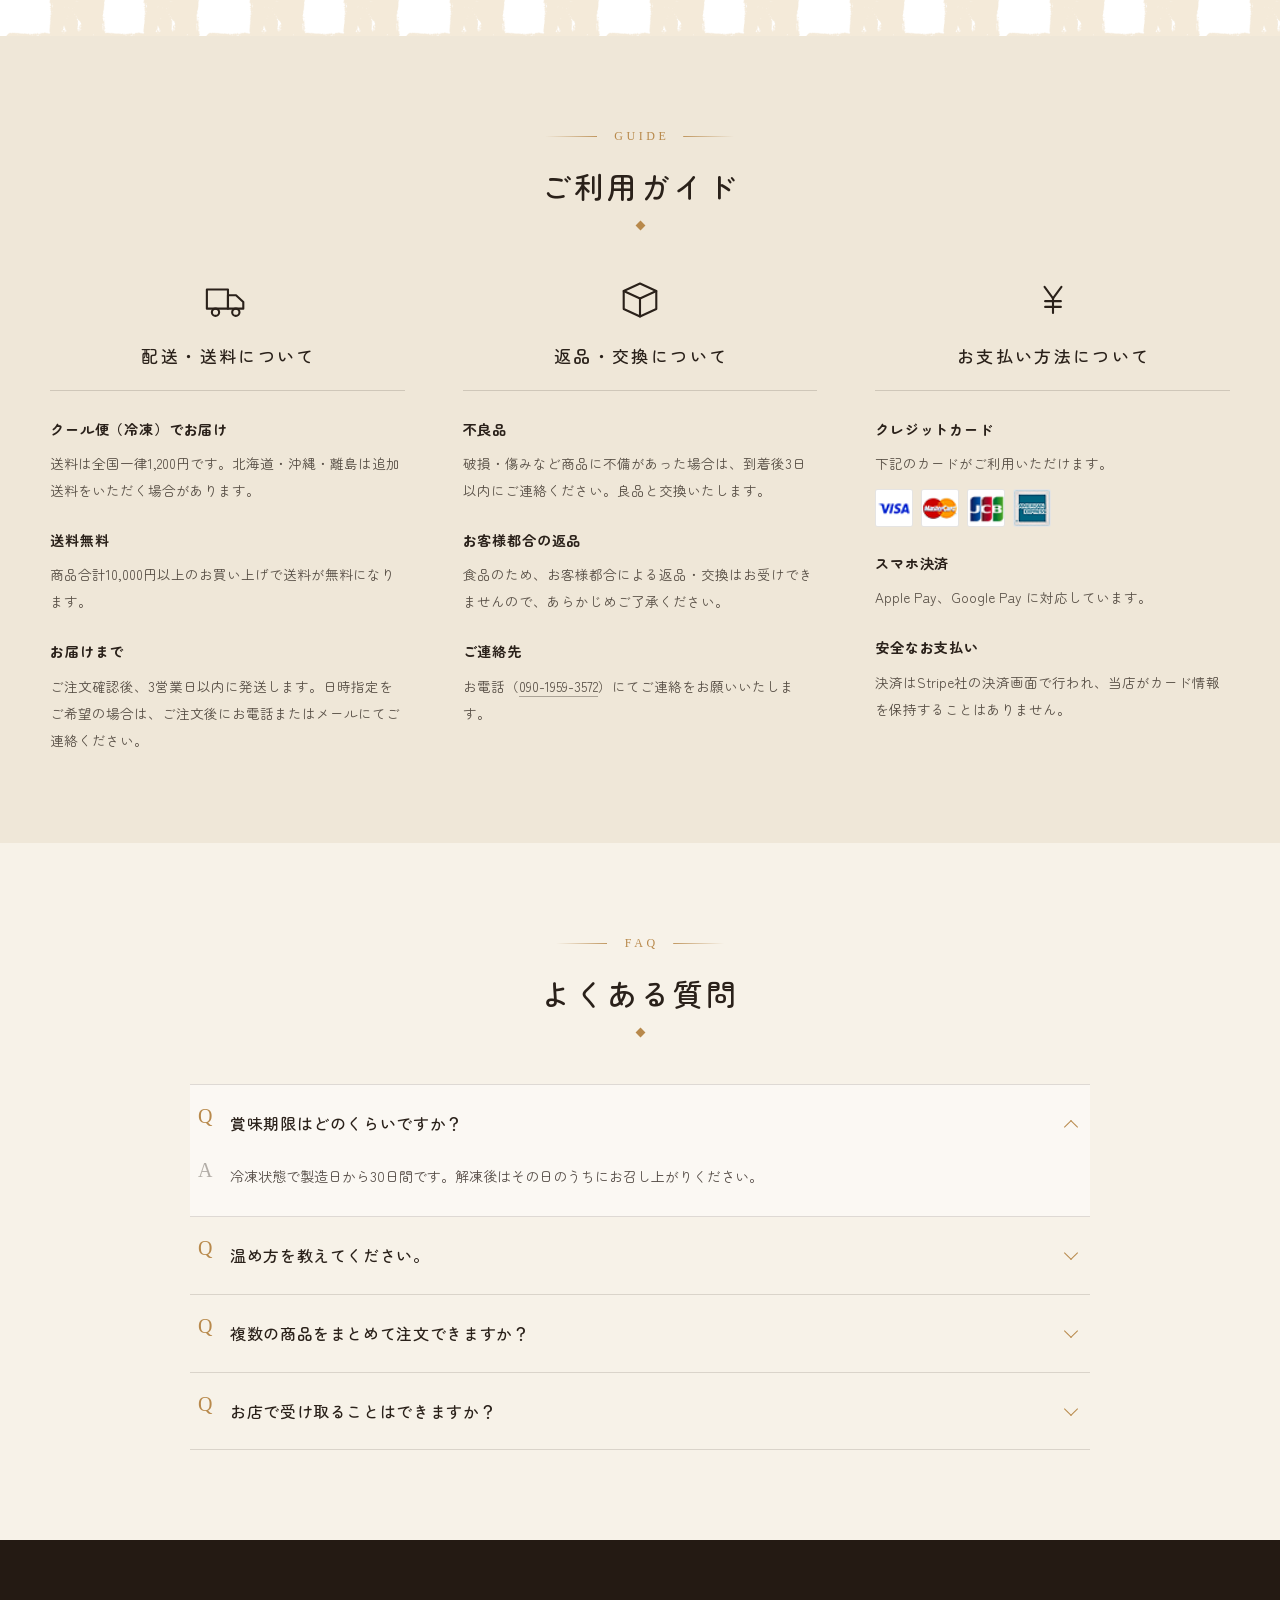
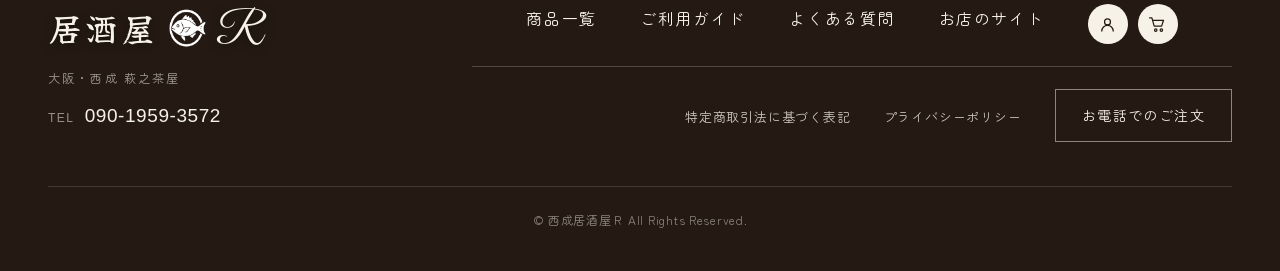
<file: shop.html>
<!DOCTYPE html>
<html lang="ja">

<head>
    <meta charset="UTF-8">
    <title>オンラインショップ｜西成居酒屋Ｒ</title>

    <meta name="description" content="西成の居酒屋Ｒのお取り寄せ。名物のおでん、牛すじどて煮、味付けホルモン、ホタルイカ、もつ鍋セットを冷凍・冷蔵でお届けします。">
    <meta name="viewport" content="width=device-width, initial-scale=1">
    <meta name="apple-mobile-web-app-capable" content="yes">
    <meta name="format-detection" content="telephone=no">

    <!-- このページの正式なURL（別URLで開かれても評価をまとめる） -->
    <link rel="canonical" href="https://etsu0217.github.io/izakaya/shop.html">

    <!-- OGP -->
    <meta property="og:type" content="website">
    <meta property="og:locale" content="ja_JP">
    <meta property="og:title" content="オンラインショップ｜西成居酒屋Ｒ">
    <meta property="og:site_name" content="西成居酒屋Ｒ">
    <meta property="og:description" content="居酒屋Ｒの味をご自宅で。名物のおでん・どて煮・ホルモン・もつ鍋セットをお届けします。">
    <meta property="og:image" content="https://etsu0217.github.io/izakaya/assets/image/shop/set-takunomi.jpg">
    <meta property="og:url" content="https://etsu0217.github.io/izakaya/shop.html">

    <!-- Twitter Card -->
    <meta name="twitter:card" content="summary_large_image">
    <meta name="twitter:title" content="オンラインショップ｜西成居酒屋Ｒ">
    <meta name="twitter:description" content="居酒屋Ｒの味をご自宅で。名物のおでん・どて煮・ホルモン・もつ鍋セットをお届けします。">
    <meta name="twitter:image" content="https://etsu0217.github.io/izakaya/assets/image/shop/set-takunomi.jpg">

    <!-- Favicon -->
    <link rel="icon" href="assets/image/izakaya-r-logo-transparent.png">
    <link rel="apple-touch-icon" href="assets/image/izakaya-r-logo-transparent.png">

    <!-- Fonts -->
    <link rel="preconnect" href="https://fonts.googleapis.com">
    <link rel="preconnect" href="https://fonts.gstatic.com" crossorigin>
    <link rel="stylesheet" href="https://fonts.googleapis.com/css2?family=Amiri:wght@400;700&family=Great+Vibes&family=Noto+Serif+JP:wght@400;500;700&family=Zen+Maru+Gothic:wght@400;500;700&family=Yuji+Mai&family=Yuji+Syuku&display=swap">

    <!-- Styles -->
    <link rel="stylesheet" href="assets/css/reset.css">
    <link rel="stylesheet" href="assets/css/style.css?v=20260807">
    <link rel="stylesheet" href="assets/css/shop.css">

    <!-- Scripts -->
    <script src="assets/js/app.js" defer></script>
    <script src="assets/js/shop.js" defer></script>
</head>

<body id="shop">

    <!-- ===== ヘッダー ===== -->
    <header class="shop-header">
        <!-- 左：枠付きロゴ -->
        <p class="shop-logo">
            <a href="index.html" aria-label="西成居酒屋Ｒ">
                <span class="logo-text">居酒屋</span>
                <img src="assets/image/logo-fish.png" alt="" class="logo-fish">
                <span class="logo-text logo-r">R</span>
                <span class="shop-logo__sub">西成・萩之茶屋</span>
            </a>
            <span class="shop-logo__seal" aria-hidden="true">酒</span>
            <span class="shop-logo__mikoshi" aria-hidden="true"><img src="assets/image/omatsuri_omikoshi_illust_3447.png" alt=""></span>
        </p>

        <!-- 中央：アイコン付きメインナビ -->
        <nav class="shop-nav" aria-label="ショップメニュー">
            <ul>
                <li>
                    <a href="#items">
                        <span class="shop-nav__icon" aria-hidden="true">
                            <svg viewBox="0 0 40 40"><path d="M11 13h18l3 19H8z"/><path d="M15 13v-3a5 5 0 0 1 10 0v3"/></svg>
                        </span>
                        <span class="shop-nav__label">商品一覧</span>
                        <span class="shop-nav__sub">オンラインショップ</span>
                    </a>
                </li>
                <li>
                    <a href="index.html#info">
                        <span class="shop-nav__icon" aria-hidden="true">
                            <svg viewBox="0 0 40 40"><path d="M8 15h24v17H8z"/><path d="M8 15V9h24v6"/><path d="M14 9v6M20 9v6M26 9v6M15 32V22M25 32V22"/></svg>
                        </span>
                        <span class="shop-nav__label">店舗のご案内</span>
                        <span class="shop-nav__sub">アクセス・営業時間</span>
                    </a>
                </li>
                <li>
                    <a href="index.html#gallery">
                        <span class="shop-nav__icon" aria-hidden="true">
                            <svg viewBox="0 0 40 40"><path d="M6 17h22l6 3-6 3H6z"/><path d="M28 17l6-3M28 23l6 3"/></svg>
                        </span>
                        <span class="shop-nav__label">お食事処</span>
                        <span class="shop-nav__sub">店内のご案内</span>
                    </a>
                </li>
                <li>
                    <a href="#guide">
                        <span class="shop-nav__icon" aria-hidden="true">
                            <svg viewBox="0 0 40 40"><path d="M4 12h20v14H4z"/><path d="M24 17h6l4 5v4h-10z"/><circle cx="12" cy="28" r="3"/><circle cx="28" cy="28" r="3"/></svg>
                        </span>
                        <span class="shop-nav__label">お届けについて</span>
                        <span class="shop-nav__sub">送料・配送のご案内</span>
                    </a>
                </li>
            </ul>
        </nav>

        <!-- 右：検索と補助リンク -->
        <div class="shop-util">
            <div class="shop-util__top">
                <form class="shop-search" id="shopSearch" role="search" onsubmit="return false;">
                    <label class="visually-hidden" for="shopSearchInput">商品を検索</label>
                    <input type="search" id="shopSearchInput" placeholder="商品を検索" autocomplete="off">
                    <button type="submit" aria-label="検索">
                        <svg viewBox="0 0 40 40" aria-hidden="true"><circle cx="18" cy="18" r="10"/><path d="M25 25l8 8"/></svg>
                    </button>
                </form>
                <a class="shop-util__icon" href="tel:09019593572" aria-label="電話で注文する">
                    <svg viewBox="0 0 40 40" aria-hidden="true"><path d="M12 7l5 6-4 4a18 18 0 0 0 10 10l4-4 6 5-4 5c-12 1-23-10-22-22z"/></svg>
                </a>
                <a class="shop-util__icon shop-util__icon--faq" href="#faq" aria-label="よくある質問">
                    <svg viewBox="0 0 40 40" aria-hidden="true"><circle cx="20" cy="20" r="14"/><path d="M15 16a5 5 0 1 1 6 5v3"/><path d="M20 28.5v.5"/></svg>
                </a>
                <button type="button" class="shop-util__icon shop-util__cart" data-cart-open aria-label="カートを見る">
                    <svg viewBox="0 0 40 40" aria-hidden="true"><path d="M5 8h4.4l4.4 15.8h14.2l3.7-11.2H12"/><circle cx="16.6" cy="30.6" r="2.4"/><circle cx="27.4" cy="30.6" r="2.4"/></svg>
                    <span class="shop-util__count" data-cart-count hidden>0</span>
                </button>
            </div>
            <div class="shop-util__bottom">
                <a href="#guide">ご利用案内</a>
                <a href="tokushoho.html">特定商取引法</a>
                <div class="font-size" id="fontSize">
                    <span>文字サイズ</span>
                    <button type="button" data-size="normal" class="is-active">普通</button>
                    <button type="button" data-size="large">大</button>
                </div>
            </div>
        </div>
    </header>

    <!-- ===== ヒーロー（スライドショー） ===== -->
    <section class="hero-slider" id="heroSlider" aria-label="おすすめ商品">
        <div class="hero-slider__track">
            <div class="hero-slide is-active">
                <img src="assets/image/hero-course.jpg" alt="生ビールと小鍋・おでん・お造りが並んだ食卓">
                <div class="hero-slide__copy">
                    <p class="hero-slide__small">大阪・西成の居酒屋から</p>
                    <p class="hero-slide__big">家呑みの支度</p>
                    <p class="hero-slide__lead">店で仕込んだ味を、そのまま食卓へ</p>
                </div>
            </div>
            <div class="hero-slide">
                <img src="assets/image/shop/oden.jpg" alt="出汁が染みたおでん">
                <div class="hero-slide__copy">
                    <p class="hero-slide__small">継ぎ足しの出汁で炊く</p>
                    <p class="hero-slide__big">名物おでん</p>
                    <p class="hero-slide__lead">湯気の向こうに、いつもの一皿</p>
                </div>
            </div>
            <div class="hero-slide">
                <img src="assets/image/shop/motsunabe.jpg" alt="国産牛のもつ鍋">
                <div class="hero-slide__copy">
                    <p class="hero-slide__small">冷える夜は、鍋を囲んで</p>
                    <p class="hero-slide__big">もつ鍋セット</p>
                    <p class="hero-slide__lead">出汁も野菜も揃って、二人前</p>
                </div>
            </div>
        </div>

        <button class="hero-slider__arrow hero-slider__arrow--prev" type="button" aria-label="前の写真">
            <svg viewBox="0 0 24 24" aria-hidden="true"><path d="M15 4L7 12l8 8"/></svg>
        </button>
        <button class="hero-slider__arrow hero-slider__arrow--next" type="button" aria-label="次の写真">
            <svg viewBox="0 0 24 24" aria-hidden="true"><path d="M9 4l8 8-8 8"/></svg>
        </button>
        <div class="hero-slider__dots" id="heroDots" role="tablist" aria-label="スライドの切り替え"></div>
    </section>

    <!-- ===== 3つの約束 ===== -->
    <section class="shop-points">
        <ul>
            <li>
                <a class="shop-points__card" href="#items">
                    <span class="shop-points__photo">
                        <img src="assets/image/S__2793480.jpg" alt="仕込んだその日に急速冷凍する小鍋">
                    </span>
                    <span class="shop-points__text">
                        <span class="shop-points__title">お店の味を急速冷凍</span>
                        <span class="shop-points__sub">仕込んだその日に冷凍</span>
                    </span>
                    <span class="shop-points__more">
                        <span class="shop-points__en">FROZEN</span>
                        <span class="shop-points__arrow" aria-hidden="true"></span>
                    </span>
                </a>
            </li>
            <li>
                <a class="shop-points__card" href="#guide">
                    <span class="shop-points__photo">
                        <img src="assets/image/S__2793479.jpg" alt="クール便でお届けする海鮮の盛り合わせ">
                    </span>
                    <span class="shop-points__text">
                        <span class="shop-points__title">１万円以上で送料無料</span>
                        <span class="shop-points__sub">クール便で３営業日以内に発送</span>
                    </span>
                    <span class="shop-points__more">
                        <span class="shop-points__en">SHIPPING</span>
                        <span class="shop-points__arrow" aria-hidden="true"></span>
                    </span>
                </a>
            </li>
            <li>
                <a class="shop-points__card" href="#guide">
                    <span class="shop-points__photo">
                        <img src="assets/image/S__2793483.jpg" alt="贈り物にもできる伊勢海老のグラタン">
                    </span>
                    <span class="shop-points__text">
                        <span class="shop-points__title">贈り物にも</span>
                        <span class="shop-points__sub">のし・ギフト包装を承ります</span>
                    </span>
                    <span class="shop-points__more">
                        <span class="shop-points__en">GIFT</span>
                        <span class="shop-points__arrow" aria-hidden="true"></span>
                    </span>
                </a>
            </li>
        </ul>
    </section>

    <!-- ===== 商品一覧 ===== -->
    <section id="items" class="shop-items">
        <div class="shop-head">
            <p class="en">ITEMS</p>
            <h2>お取り寄せ商品</h2>
            <p class="shop-head__note">価格はすべて税込・送料別です。</p>
        </div>

        <!-- 商品カードは assets/js/shop.js の PRODUCTS から生成します -->
        <div class="item-grid" id="itemGrid"></div>

        <p class="shop-items__note">
            ※ 表示価格・内容量は変更になる場合があります。アレルギーや原材料についてはお気軽にお問い合わせください。<br>
            ※ 現在カートはデモ表示です。実際のご注文はお電話（090-1959-3572）で承ります。
        </p>
    </section>

    <!-- ===== 店舗のご案内 ===== -->
    <section id="store" class="shop-store">
        <div class="shop-store__inner">
            <!-- 左：縦書きの見出しと本文 -->
            <div class="shop-store__body">
                <h2 class="shop-store__title">店舗のご案内</h2>
                <div class="shop-store__txt">
                    <p>
                        大阪市西成区・萩之茶屋の「居酒屋Ｒ」。<br>
                        新鮮な食材を使った一品料理と、<br>
                        お酒に合う名物をご用意しています。
                    </p>
                    <p>
                        お取り寄せの商品は、<br>
                        すべてこの店で仕込んだ味そのままです。
                    </p>
                    <p>
                        店頭でのお受け取りも承ります。<br>
                        ご注文時に「店頭受取希望」とお伝えください。
                    </p>
                    <p class="shop-store__tel">
                        ご予約・お問い合わせ <a href="tel:09019593572">090-1959-3572</a>
                    </p>
                </div>
                <ul class="shop-store__links">
                    <li><a href="index.html#concept">こだわり</a></li>
                    <li><a href="index.html#menu">お品書き</a></li>
                    <li><a href="index.html#info">アクセス</a></li>
                </ul>
                <p class="shop-store__more"><a href="index.html">もっと見る</a></p>
            </div>

            <!-- 右：店内の写真（自動で切り替わります） -->
            <div class="store-slider" id="storeSlider">
                <div class="store-slider__track">
                    <div class="store-slide is-active">
                        <img src="assets/image/640x640_rect_149215378.jpg" alt="居酒屋Ｒのカウンター席" loading="lazy">
                    </div>
                    <div class="store-slide">
                        <img src="assets/image/640x640_rect_149215514.jpg" alt="居酒屋Ｒのテーブル席" loading="lazy">
                    </div>
                    <div class="store-slide">
                        <img src="assets/image/12B42235-FE5C-4FDA-B285-809FDA777590.jpg" alt="黒板メニューの並ぶ店内" loading="lazy">
                    </div>
                    <div class="store-slide">
                        <img src="assets/image/640x640_rect_149215510.jpg" alt="居酒屋Ｒの店内" loading="lazy">
                    </div>
                </div>
                <button type="button" class="store-slider__arrow store-slider__arrow--prev" aria-label="前の写真">
                    <svg viewBox="0 0 24 24" aria-hidden="true"><path d="M15 4l-8 8 8 8" /></svg>
                </button>
                <button type="button" class="store-slider__arrow store-slider__arrow--next" aria-label="次の写真">
                    <svg viewBox="0 0 24 24" aria-hidden="true"><path d="M9 4l8 8-8 8" /></svg>
                </button>
                <div class="store-slider__dots" id="storeDots" role="tablist" aria-label="写真の切り替え"></div>
            </div>
        </div>
    </section>

    <!-- ===== ご利用ガイド ===== -->
    <section id="guide" class="shop-guide">
        <div class="shop-head">
            <p class="en">GUIDE</p>
            <h2>ご利用ガイド</h2>
        </div>
        <div class="guide-grid">
            <div class="guide-box">
                <span class="guide-box__icon" aria-hidden="true">
                    <svg viewBox="0 0 24 24">
                        <path d="M1.5 6.5h11v10h-11z" />
                        <path d="M12.5 9.5h4.2l3.8 3.6v3.4h-8z" />
                        <circle cx="6" cy="18.4" r="1.9" />
                        <circle cx="16.6" cy="18.4" r="1.9" />
                    </svg>
                </span>
                <h3>配送・送料について</h3>
                <dl class="guide-list">
                    <dt>クール便（冷凍）でお届け</dt>
                    <dd>送料は全国一律1,200円です。北海道・沖縄・離島は追加送料をいただく場合があります。</dd>
                    <dt>送料無料</dt>
                    <dd>商品合計10,000円以上のお買い上げで送料が無料になります。</dd>
                    <dt>お届けまで</dt>
                    <dd>ご注文確認後、3営業日以内に発送します。日時指定をご希望の場合は、ご注文後にお電話またはメールにてご連絡ください。</dd>
                </dl>
            </div>
            <div class="guide-box">
                <span class="guide-box__icon" aria-hidden="true">
                    <svg viewBox="0 0 24 24">
                        <path d="M3.5 7.3 12 3.4l8.5 3.9v9.4L12 20.6l-8.5-3.9z" />
                        <path d="M3.5 7.3 12 11.2l8.5-3.9" />
                        <path d="M12 11.2v9.4" />
                    </svg>
                </span>
                <h3>返品・交換について</h3>
                <dl class="guide-list">
                    <dt>不良品</dt>
                    <dd>破損・傷みなど商品に不備があった場合は、到着後3日以内にご連絡ください。良品と交換いたします。</dd>
                    <dt>お客様都合の返品</dt>
                    <dd>食品のため、お客様都合による返品・交換はお受けできませんので、あらかじめご了承ください。</dd>
                    <dt>ご連絡先</dt>
                    <dd>お電話（<a href="tel:09019593572">090-1959-3572</a>）にてご連絡をお願いいたします。</dd>
                </dl>
            </div>
            <div class="guide-box">
                <span class="guide-box__icon" aria-hidden="true">
                    <svg viewBox="0 0 24 24">
                        <path d="M7.6 5.2 12 11.1l4.4-5.9" />
                        <path d="M12 11.1v7.7" />
                        <path d="M7.9 12.6h8.2" />
                        <path d="M7.9 15.6h8.2" />
                    </svg>
                </span>
                <h3>お支払い方法について</h3>
                <dl class="guide-list">
                    <dt>クレジットカード</dt>
                    <dd>
                        下記のカードがご利用いただけます。
                        <ul class="card-brands">
                            <li><img src="assets/image/shop/card2.gif" alt="VISA" width="30" height="30" loading="lazy"></li>
                            <li><img src="assets/image/shop/card18.gif" alt="Mastercard" width="30" height="30" loading="lazy"></li>
                            <li><img src="assets/image/shop/card0.gif" alt="JCB" width="30" height="30" loading="lazy"></li>
                            <li><img src="assets/image/shop/card9.gif" alt="American Express" width="30" height="30" loading="lazy"></li>
                        </ul>
                    </dd>
                    <dt>スマホ決済</dt>
                    <dd>Apple Pay、Google Pay に対応しています。</dd>
                    <dt>安全なお支払い</dt>
                    <dd>決済はStripe社の決済画面で行われ、当店がカード情報を保持することはありません。</dd>
                </dl>
            </div>
        </div>
    </section>

    <!-- ===== よくある質問 ===== -->
    <section id="faq" class="shop-faq">
        <div class="shop-head">
            <p class="en">FAQ</p>
            <h2>よくある質問</h2>
        </div>
        <div class="faq-list">
            <details class="faq-item" open>
                <summary class="faq-item__q">賞味期限はどのくらいですか？</summary>
                <div class="faq-item__a">冷凍状態で製造日から30日間です。解凍後はその日のうちにお召し上がりください。</div>
            </details>
            <details class="faq-item">
                <summary class="faq-item__q">温め方を教えてください。</summary>
                <div class="faq-item__a">袋のまま熱湯で7〜10分湯せんしてください。おでん・もつ鍋は鍋に移して温めていただくと、より店の味に近づきます。</div>
            </details>
            <details class="faq-item">
                <summary class="faq-item__q">複数の商品をまとめて注文できますか？</summary>
                <div class="faq-item__a">はい。商品ごとにご購入手続きいただくか、お電話（<a href="tel:09019593572">090-1959-3572</a>）でまとめてご注文いただけます。まとめてのご注文は送料をおまとめします。</div>
            </details>
            <details class="faq-item">
                <summary class="faq-item__q">お店で受け取ることはできますか？</summary>
                <div class="faq-item__a">可能です。ご注文時に「店頭受取希望」とお伝えいただければ、送料無料でご用意します。</div>
            </details>
        </div>
    </section>

    <!-- ===== フッター ===== -->
    <footer class="shop-footer">
        <div class="shop-footer__inner">
            <!-- 左：ロゴと連絡先 -->
            <div class="shop-footer__brand">
                <p class="shop-footer__logo">
                    <a href="index.html" aria-label="西成居酒屋Ｒ">
                        <span class="logo-text">居酒屋</span>
                        <img src="assets/image/logo-fish.png" alt="" class="logo-fish">
                        <span class="logo-text logo-r">R</span>
                    </a>
                </p>
                <p class="shop-footer__place">大阪・西成 萩之茶屋</p>
                <p class="shop-footer__tel">TEL <a href="tel:09019593572">090-1959-3572</a></p>
            </div>

            <!-- 右：ナビ（主なリンク→細い罫→補助リンク→ボタン） -->
            <div class="shop-footer__links">
                <ul class="shop-footer__nav">
                    <li><a href="#items">商品一覧</a></li>
                    <li><a href="#guide">ご利用ガイド</a></li>
                    <li><a href="#faq">よくある質問</a></li>
                    <li><a href="index.html">お店のサイト</a></li>
                    <li class="shop-footer__icons">
                        <a class="shop-footer__icon" href="tel:09019593572" aria-label="電話で注文する">
                            <svg viewBox="0 0 24 24" aria-hidden="true">
                                <circle cx="12" cy="9" r="3.4" />
                                <path d="M5.5 19.5a6.5 6.5 0 0 1 13 0" />
                            </svg>
                        </a>
                        <button type="button" class="shop-footer__icon" data-cart-open aria-label="カートを見る">
                            <svg viewBox="0 0 24 24" aria-hidden="true">
                                <path d="M3 4.5h2.6l2.6 9.4h8.5l2.2-6.7H7" />
                                <circle cx="10" cy="18.4" r="1.4" />
                                <circle cx="16.4" cy="18.4" r="1.4" />
                            </svg>
                        </button>
                    </li>
                </ul>
                <ul class="shop-footer__sub">
                    <li><a href="tokushoho.html">特定商取引法に基づく表記</a></li>
                    <li><a href="privacy.html">プライバシーポリシー</a></li>
                </ul>
                <p class="shop-footer__btn"><a href="tel:09019593572">お電話でのご注文</a></p>
            </div>
        </div>
        <p class="copyright">&copy; 西成居酒屋Ｒ All Rights Reserved.</p>
    </footer>

    <!-- ===== カート（デモ） ===== -->
    <div class="cart" id="cart" hidden>
        <div class="cart__overlay" data-cart-close></div>
        <aside class="cart__panel" role="dialog" aria-modal="true" aria-label="カートの中身">
            <div class="cart__head">
                <p class="cart__title">カート<span class="cart__tag">デモ</span></p>
                <button type="button" class="cart__close" data-cart-close aria-label="カートを閉じる">
                    <svg viewBox="0 0 24 24" aria-hidden="true"><path d="M6 6l12 12M18 6L6 18" /></svg>
                </button>
            </div>
            <div class="cart__body" id="cartBody"></div>
            <div class="cart__foot" id="cartFoot"></div>
        </aside>
    </div>

    <!-- ページ上部へ戻る -->
    <a href="#top" id="pagetop" class="pagetop" aria-label="ページ上部へ">
        <svg class="pagetop__arrow" viewBox="0 0 24 24" aria-hidden="true">
            <path d="M12 19V6" /><path d="M6 12l6-6 6 6" />
        </svg>
        <span class="pagetop__label">TOP</span>
    </a>

</body>

</html>
</file>
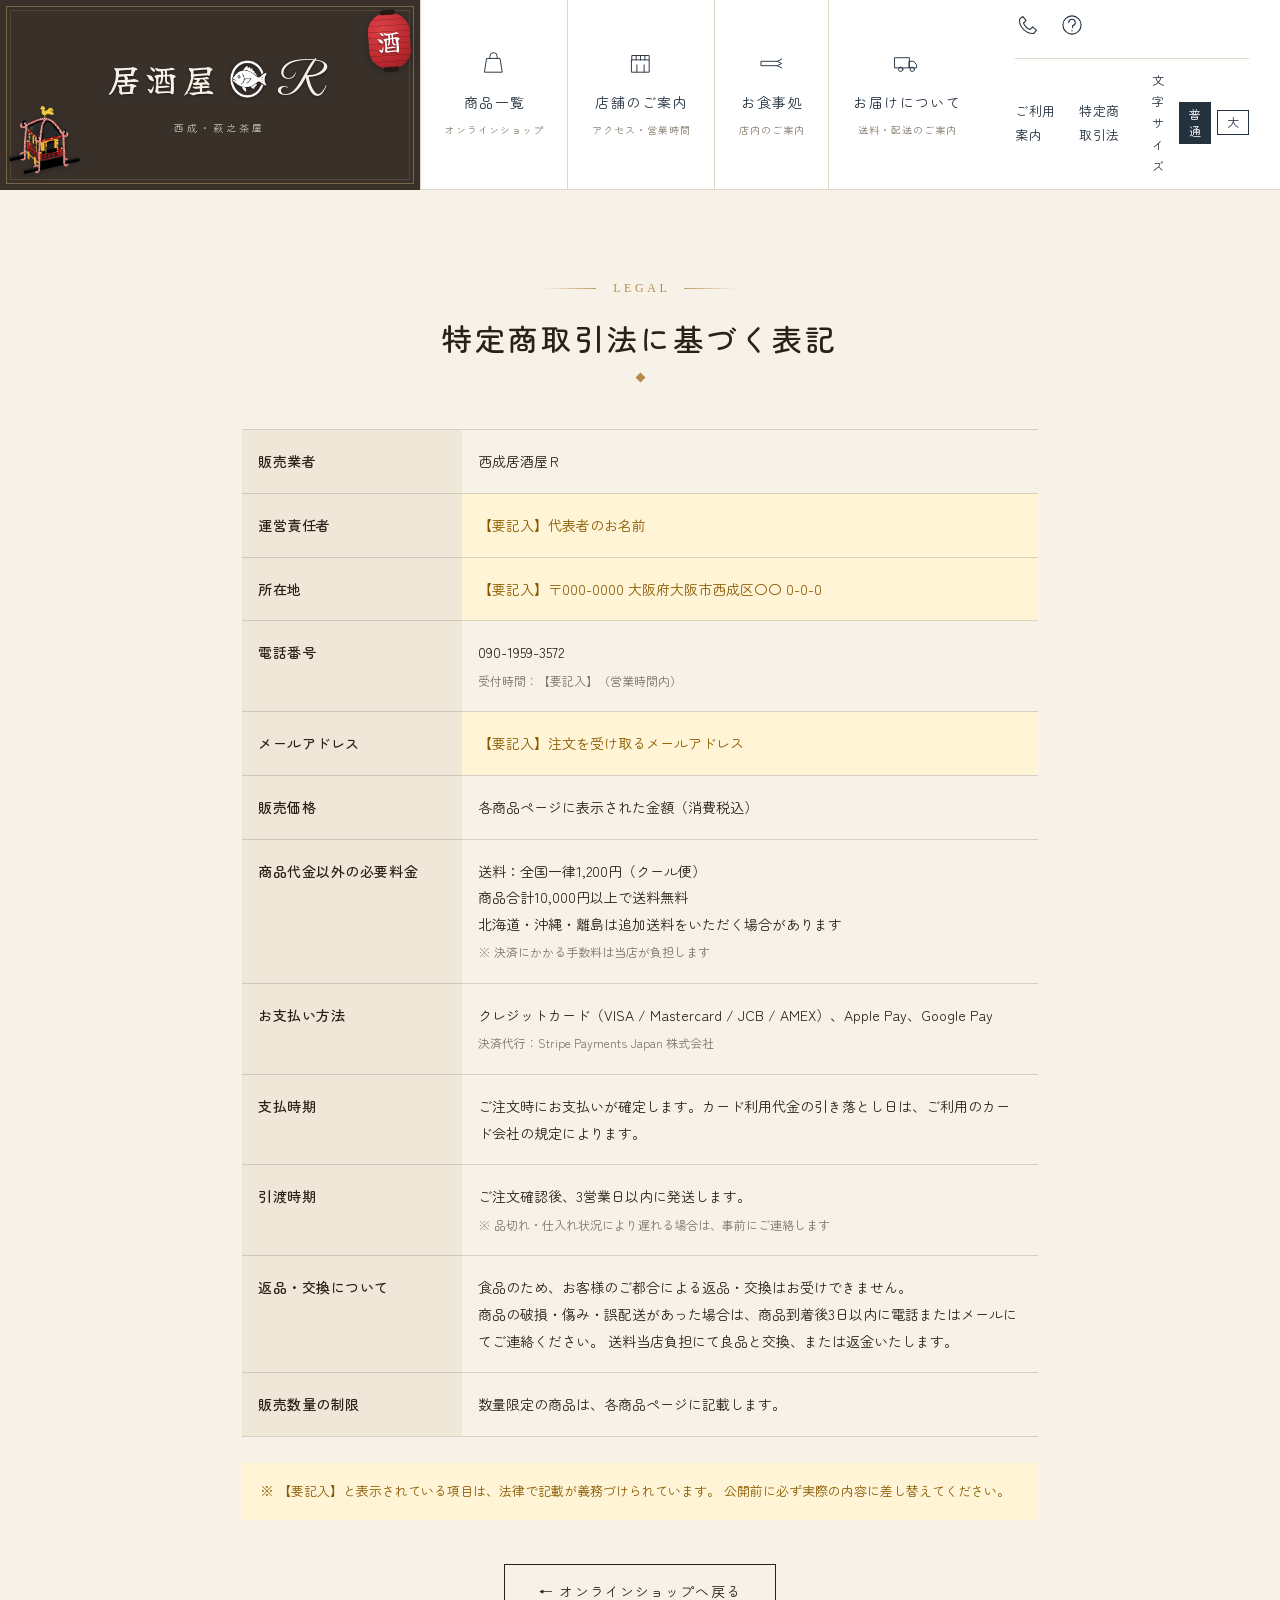
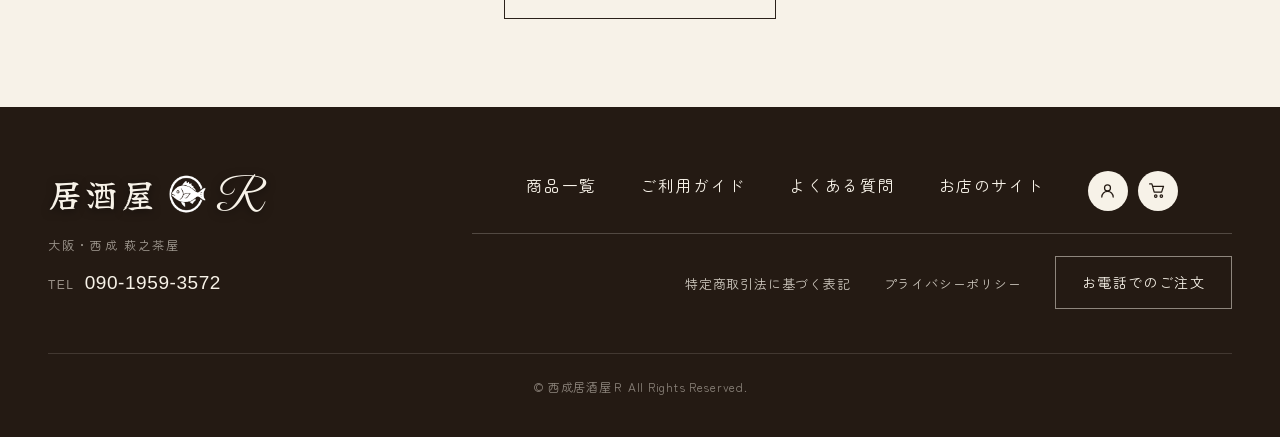
<file: tokushoho.html>
<!DOCTYPE html>
<html lang="ja">

<head>
    <meta charset="UTF-8">
    <title>特定商取引法に基づく表記｜西成居酒屋Ｒ オンラインショップ</title>
    <meta name="description" content="西成居酒屋Ｒ オンラインショップの特定商取引法に基づく表記です。">
    <meta name="viewport" content="width=device-width, initial-scale=1">
    <meta name="robots" content="noindex">

    <link rel="icon" href="assets/image/izakaya-r-logo-transparent.png">

    <link rel="preconnect" href="https://fonts.googleapis.com">
    <link rel="preconnect" href="https://fonts.gstatic.com" crossorigin>
    <link rel="stylesheet" href="https://fonts.googleapis.com/css2?family=Amiri:wght@400;700&family=Great+Vibes&family=Noto+Serif+JP:wght@400;500;700&family=Zen+Maru+Gothic:wght@400;500;700&family=Yuji+Mai&family=Yuji+Syuku&display=swap">

    <link rel="stylesheet" href="assets/css/reset.css">
    <link rel="stylesheet" href="assets/css/style.css?v=20260807">
    <link rel="stylesheet" href="assets/css/shop.css">

    <script src="assets/js/app.js" defer></script>
    <script src="assets/js/shop.js" defer></script>
</head>

<body id="shop">

    <!-- ===== ヘッダー ===== -->
    <header class="shop-header">
        <!-- 左：枠付きロゴ -->
        <p class="shop-logo">
            <a href="index.html" aria-label="西成居酒屋Ｒ">
                <span class="logo-text">居酒屋</span>
                <img src="assets/image/logo-fish.png" alt="" class="logo-fish">
                <span class="logo-text logo-r">R</span>
                <span class="shop-logo__sub">西成・萩之茶屋</span>
            </a>
            <span class="shop-logo__seal" aria-hidden="true">酒</span>
            <span class="shop-logo__mikoshi" aria-hidden="true"><img src="assets/image/omatsuri_omikoshi_illust_3447.png" alt=""></span>
        </p>

        <!-- 中央：アイコン付きメインナビ -->
        <nav class="shop-nav" aria-label="ショップメニュー">
            <ul>
                <li>
                    <a href="shop.html#items">
                        <span class="shop-nav__icon" aria-hidden="true">
                            <svg viewBox="0 0 40 40"><path d="M11 13h18l3 19H8z"/><path d="M15 13v-3a5 5 0 0 1 10 0v3"/></svg>
                        </span>
                        <span class="shop-nav__label">商品一覧</span>
                        <span class="shop-nav__sub">オンラインショップ</span>
                    </a>
                </li>
                <li>
                    <a href="index.html#info">
                        <span class="shop-nav__icon" aria-hidden="true">
                            <svg viewBox="0 0 40 40"><path d="M8 15h24v17H8z"/><path d="M8 15V9h24v6"/><path d="M14 9v6M20 9v6M26 9v6M15 32V22M25 32V22"/></svg>
                        </span>
                        <span class="shop-nav__label">店舗のご案内</span>
                        <span class="shop-nav__sub">アクセス・営業時間</span>
                    </a>
                </li>
                <li>
                    <a href="index.html#gallery">
                        <span class="shop-nav__icon" aria-hidden="true">
                            <svg viewBox="0 0 40 40"><path d="M6 17h22l6 3-6 3H6z"/><path d="M28 17l6-3M28 23l6 3"/></svg>
                        </span>
                        <span class="shop-nav__label">お食事処</span>
                        <span class="shop-nav__sub">店内のご案内</span>
                    </a>
                </li>
                <li>
                    <a href="shop.html#guide">
                        <span class="shop-nav__icon" aria-hidden="true">
                            <svg viewBox="0 0 40 40"><path d="M4 12h20v14H4z"/><path d="M24 17h6l4 5v4h-10z"/><circle cx="12" cy="28" r="3"/><circle cx="28" cy="28" r="3"/></svg>
                        </span>
                        <span class="shop-nav__label">お届けについて</span>
                        <span class="shop-nav__sub">送料・配送のご案内</span>
                    </a>
                </li>
            </ul>
        </nav>

        <!-- 右：検索と補助リンク -->
        <div class="shop-util">
            <div class="shop-util__top">
                
                <a class="shop-util__icon" href="tel:09019593572" aria-label="電話で注文する">
                    <svg viewBox="0 0 40 40" aria-hidden="true"><path d="M12 7l5 6-4 4a18 18 0 0 0 10 10l4-4 6 5-4 5c-12 1-23-10-22-22z"/></svg>
                </a>
                <a class="shop-util__icon" href="shop.html#faq" aria-label="よくある質問">
                    <svg viewBox="0 0 40 40" aria-hidden="true"><circle cx="20" cy="20" r="14"/><path d="M15 16a5 5 0 1 1 6 5v3"/><path d="M20 28.5v.5"/></svg>
                </a>
            </div>
            <div class="shop-util__bottom">
                <a href="shop.html#guide">ご利用案内</a>
                <a href="tokushoho.html">特定商取引法</a>
                <div class="font-size" id="fontSize">
                    <span>文字サイズ</span>
                    <button type="button" data-size="normal" class="is-active">普通</button>
                    <button type="button" data-size="large">大</button>
                </div>
            </div>
        </div>
    </header>


    <main class="legal">
        <div class="shop-head">
            <p class="en">LEGAL</p>
            <h2>特定商取引法に基づく表記</h2>
        </div>

        <table class="legal-table">
            <tbody>
                <tr>
                    <th>販売業者</th>
                    <td>西成居酒屋Ｒ</td>
                </tr>
                <tr>
                    <th>運営責任者</th>
                    <td class="todo">【要記入】代表者のお名前</td>
                </tr>
                <tr>
                    <th>所在地</th>
                    <td class="todo">【要記入】〒000-0000 大阪府大阪市西成区〇〇 0-0-0</td>
                </tr>
                <tr>
                    <th>電話番号</th>
                    <td>090-1959-3572<br>
                        <span class="legal-note">受付時間：【要記入】（営業時間内）</span></td>
                </tr>
                <tr>
                    <th>メールアドレス</th>
                    <td class="todo">【要記入】注文を受け取るメールアドレス</td>
                </tr>
                <tr>
                    <th>販売価格</th>
                    <td>各商品ページに表示された金額（消費税込）</td>
                </tr>
                <tr>
                    <th>商品代金以外の必要料金</th>
                    <td>送料：全国一律1,200円（クール便）<br>
                        商品合計10,000円以上で送料無料<br>
                        北海道・沖縄・離島は追加送料をいただく場合があります<br>
                        <span class="legal-note">※ 決済にかかる手数料は当店が負担します</span></td>
                </tr>
                <tr>
                    <th>お支払い方法</th>
                    <td>クレジットカード（VISA / Mastercard / JCB / AMEX）、Apple Pay、Google Pay<br>
                        <span class="legal-note">決済代行：Stripe Payments Japan 株式会社</span></td>
                </tr>
                <tr>
                    <th>支払時期</th>
                    <td>ご注文時にお支払いが確定します。カード利用代金の引き落とし日は、ご利用のカード会社の規定によります。</td>
                </tr>
                <tr>
                    <th>引渡時期</th>
                    <td>ご注文確認後、3営業日以内に発送します。<br>
                        <span class="legal-note">※ 品切れ・仕入れ状況により遅れる場合は、事前にご連絡します</span></td>
                </tr>
                <tr>
                    <th>返品・交換について</th>
                    <td>
                        食品のため、お客様のご都合による返品・交換はお受けできません。<br>
                        商品の破損・傷み・誤配送があった場合は、商品到着後3日以内に電話またはメールにてご連絡ください。
                        送料当店負担にて良品と交換、または返金いたします。
                    </td>
                </tr>
                <tr>
                    <th>販売数量の制限</th>
                    <td>数量限定の商品は、各商品ページに記載します。</td>
                </tr>
            </tbody>
        </table>

        <p class="legal-caution">
            ※ 【要記入】と表示されている項目は、法律で記載が義務づけられています。
            公開前に必ず実際の内容に差し替えてください。
        </p>

        <p class="legal-back"><a href="shop.html">&larr; オンラインショップへ戻る</a></p>
    </main>

    <footer class="shop-footer">
        <div class="shop-footer__inner">
            <!-- 左：ロゴと連絡先 -->
            <div class="shop-footer__brand">
                <p class="shop-footer__logo">
                    <a href="index.html" aria-label="西成居酒屋Ｒ">
                        <span class="logo-text">居酒屋</span>
                        <img src="assets/image/logo-fish.png" alt="" class="logo-fish">
                        <span class="logo-text logo-r">R</span>
                    </a>
                </p>
                <p class="shop-footer__place">大阪・西成 萩之茶屋</p>
                <p class="shop-footer__tel">TEL <a href="tel:09019593572">090-1959-3572</a></p>
            </div>

            <!-- 右：ナビ（主なリンク→細い罫→補助リンク→ボタン） -->
            <div class="shop-footer__links">
                <ul class="shop-footer__nav">
                    <li><a href="shop.html#items">商品一覧</a></li>
                    <li><a href="shop.html#guide">ご利用ガイド</a></li>
                    <li><a href="shop.html#faq">よくある質問</a></li>
                    <li><a href="index.html">お店のサイト</a></li>
                    <li class="shop-footer__icons">
                        <a class="shop-footer__icon" href="tel:09019593572" aria-label="電話で注文する">
                            <svg viewBox="0 0 24 24" aria-hidden="true">
                                <circle cx="12" cy="9" r="3.4" />
                                <path d="M5.5 19.5a6.5 6.5 0 0 1 13 0" />
                            </svg>
                        </a>
                        <a class="shop-footer__icon" href="shop.html#items" aria-label="商品一覧を見る">
                            <svg viewBox="0 0 24 24" aria-hidden="true">
                                <path d="M3 4.5h2.6l2.6 9.4h8.5l2.2-6.7H7" />
                                <circle cx="10" cy="18.4" r="1.4" />
                                <circle cx="16.4" cy="18.4" r="1.4" />
                            </svg>
                        </a>
                    </li>
                </ul>
                <ul class="shop-footer__sub">
                    <li><a href="tokushoho.html">特定商取引法に基づく表記</a></li>
                    <li><a href="privacy.html">プライバシーポリシー</a></li>
                </ul>
                <p class="shop-footer__btn"><a href="tel:09019593572">お電話でのご注文</a></p>
            </div>
        </div>
        <p class="copyright">&copy; 西成居酒屋Ｒ All Rights Reserved.</p>
    </footer>

    <!-- ページ上部へ戻る -->
    <a href="#top" id="pagetop" class="pagetop" aria-label="ページ上部へ">
        <svg class="pagetop__arrow" viewBox="0 0 24 24" aria-hidden="true">
            <path d="M12 19V6" /><path d="M6 12l6-6 6 6" />
        </svg>
        <span class="pagetop__label">TOP</span>
    </a>

</body>

</html>
</file>
<file: assets/css/style.css>
@charset "utf-8";

/* =========================================================
   西成居酒屋Ｒ  style.css
   （※現状はヘッダー＋ヒーロー部分のみ）
   ========================================================= */

:root {
    --brown:   #4a3526;
    --gold:    #b8894b;
    --cream:   #f7f2e8;
    --ink:     #2a211a;
    --dark:    #241a13;   /* FVの地色 */
    /* 本文は角の取れた丸ゴシックで、やわらかく親しみのある印象に。
       Windows/Mac に丸ゴシックが無い環境でも近い雰囲気になるよう並べています */
    --font: "Zen Maru Gothic", "Hiragino Maru Gothic ProN", "Hiragino Maru Gothic Pro",
            "Yu Gothic", "Meiryo", sans-serif;
    --font-en: "Georgia", "Times New Roman", serif;
    /* 数字（価格・電話番号）専用。Georgia や Amiri は数字の高さが
       不揃いで読みにくいため、数字だけこの書体に揃える */
    --font-num: "Helvetica Neue", Arial, "Hiragino Kaku Gothic ProN",
                "Yu Gothic", "Meiryo", sans-serif;
}
/* 数字を等幅・同じ高さで並べるための共通指定 */
.fv-contact__tel a,
.drawer__tel a,
.info-tel a,
.item-card__buy.is-tel span {
    font-variant-numeric: lining-nums tabular-nums;
    font-feature-settings: "lnum" 1, "tnum" 1;
}

* { box-sizing: border-box; }

body {
    font-family: var(--font);
    color: var(--ink);
    background: var(--cream);
    line-height: 1.8;
    -webkit-font-smoothing: antialiased;
}
img { max-width: 100%; height: auto; display: block; }
a { color: inherit; text-decoration: none; transition: opacity .25s, background .25s, color .25s; }
a:hover { opacity: .8; }

/* =========================================================
   共通のUI補助（読み上げ・キーボード操作）
   ========================================================= */
/* 画面には出さず、読み上げにだけ渡す文字 */
.visually-hidden {
    position: absolute;
    width: 1px; height: 1px;
    margin: -1px; padding: 0;
    overflow: hidden;
    clip: rect(0 0 0 0);
    white-space: nowrap;
}
/* Tabキーで最初に現れる「本文へ移動」。マウス操作では見えない */
.skip-link {
    position: absolute;
    left: 50%;
    top: 0;
    z-index: 1000;
    transform: translate(-50%, -120%);
    padding: 12px 24px;
    background: var(--dark);
    color: var(--cream);
    font-size: 14px;
    letter-spacing: .08em;
    border: 1px solid var(--gold);
    transition: transform .2s ease;
}
.skip-link:focus { transform: translate(-50%, 0); opacity: 1; }

/* キーボード操作のときだけ、今どこにいるかが分かる金色の枠を出す */
a:focus-visible,
button:focus-visible,
summary:focus-visible,
input:focus-visible,
[tabindex]:focus-visible {
    outline: 2px solid var(--gold);
    outline-offset: 3px;
}

/* スマホでだけ効かせる改行（PCでは1行のまま） */
.sp-br { display: none; }
@media (max-width: 767px) {
    .sp-br { display: inline; }
}

/* =========================================================
   カスタムカーソル（追従リング＋点）
   ・JSが html.has-cursor を付けたときだけ有効
   ・マウスを持つ端末のみ／JS無効時は標準の矢印のまま
   ========================================================= */
.cursor-ring,
.cursor-dot {
    position: fixed;
    top: 0; left: 0;
    border-radius: 50%;
    pointer-events: none;
    z-index: 9999;
    opacity: 0;
    transition: opacity .3s;
    will-change: transform;
}
/* 遅れて追従する細いリング */
.cursor-ring {
    width: 36px; height: 36px;
    margin: -18px 0 0 -18px;
    border: 1px solid rgba(184,137,75,.9);
    background: rgba(184,137,75,0);
    transition: opacity .3s, width .3s, height .3s, margin .3s,
                background .3s, border-color .3s;
}
/* マウス位置にぴったり付く小さな点 */
.cursor-dot {
    width: 6px; height: 6px;
    margin: -3px 0 0 -3px;
    background: var(--gold);
}
/* マウスが画面内に入ったら表示 */
.has-cursor .cursor-ring.is-visible,
.has-cursor .cursor-dot.is-visible { opacity: 1; }

/* リンク・ボタンの上ではリングが広がって光る */
.cursor-ring.is-hover {
    width: 64px; height: 64px;
    margin: -32px 0 0 -32px;
    border-color: rgba(212,175,105,1);
    background: rgba(184,137,75,.18);
}
/* クリック中は少し縮む */
.cursor-ring.is-down {
    width: 26px; height: 26px;
    margin: -13px 0 0 -13px;
}

/* 標準の矢印を隠す（カスタムカーソルが動いているときのみ） */
.has-cursor,
.has-cursor a,
.has-cursor button,
.has-cursor [role="button"],
.has-cursor label,
.has-cursor summary { cursor: none; }
/* 入力欄だけはキャレットが必要なので標準に戻す */
.has-cursor input,
.has-cursor textarea,
.has-cursor select { cursor: auto; }

/* 画面が狭いときはリングを小さめにして、要素を覆い隠さないようにする */
@media (max-width: 767px) {
    .cursor-ring {
        width: 28px; height: 28px;
        margin: -14px 0 0 -14px;
    }
    .cursor-ring.is-hover {
        width: 48px; height: 48px;
        margin: -24px 0 0 -24px;
    }
    .cursor-ring.is-down {
        width: 20px; height: 20px;
        margin: -10px 0 0 -10px;
    }
}

/* 動きを抑える設定では追従の遅れをなくす */
@media (prefers-reduced-motion: reduce) {
    .cursor-ring { transition: opacity .3s; }
}

/* =========================================================
   First View  ヘッダー＋ヒーロー
   ========================================================= */
.fv {
    position: relative;
    height: 100vh;
    min-height: 780px;
    background: var(--dark) url("../image/bg.jpg") center/cover no-repeat;
    overflow: hidden;
}

/* --- 背景ヒーロー画像（上部バーの下・左右100pxずつ空ける） --- */
.fv-img {
    position: absolute;
    top: 148px;
    left: 100px; right: 100px; bottom: 0;
    z-index: 0;
}
.fv-img img {
    position: absolute;
    inset: 0;
    width: 100%; height: 100%;
    object-fit: cover;
    opacity: 0;
    transition: opacity 1.4s ease;
}
.fv-img img.is-active { opacity: 1; }
.fv-img::after {
    content: "";
    position: absolute; inset: 0;
    background: linear-gradient(180deg, rgba(20,13,8,.25), rgba(20,13,8,.05) 40%);
}

/* --- 上部バー --- */
.fv-header {
    position: relative;
    z-index: 5;
    height: 148px;
    display: flex;
    align-items: center;
    gap: 40px;
    padding: 0 44px;
}
/* --- 左上ブランド（キャッチ＋ロゴ） --- */
.fv-brand { display: flex; flex-direction: column; gap: 8px; flex-shrink: 0; }
.fv-catch {
    font-family: "Yuji Syuku", serif;   /* 筆文字風 */
    color: #f0e6d2;
    font-size: 19px;
    font-weight: 400;
    line-height: 1.5;
    letter-spacing: .14em;
    text-shadow: 0 1px 6px rgba(0,0,0,.55);
}
.fv-catch span {
    display: block;
    font-size: 14px;
    letter-spacing: .22em;
    color: var(--gold);
    margin-bottom: 3px;
}
/* ---------------------------------------------------------
   テキストロゴ（ヘッダー／ドロワー／フッター 共通）
   --logo-size だけを各所で変えれば、字間・魚の大きさ・
   R の食い込み具合まで同じ比率で拡大縮小される
   --------------------------------------------------------- */
.fv-logo a,
.drawer__logo a,
.footer-logo a,
.shop-logo a,
.shop-footer__logo a {
    display: inline-flex;
    align-items: center;
    gap: calc(var(--logo-size) * .25);
    white-space: nowrap;   /* 「居酒屋」と「R」が折り返さないように */
}
.logo-text {
    font-family: "Yuji Mai", serif;   /* 毛筆手書き風 */
    color: #f3ead6;
    font-size: var(--logo-size);
    line-height: 1;
    letter-spacing: .08em;
    text-shadow: 0 2px 8px rgba(0,0,0,.5);
}
.logo-r {
    font-family: "Great Vibes", cursive;
    font-weight: 400;
    font-size: calc(var(--logo-size) * 1.33);
    letter-spacing: 0;
    padding-bottom: 2px;
    position: relative;
    top: calc(var(--logo-size) * .21);
}
.logo-fish {
    height: calc(var(--logo-size) * 1.17);
    width: auto;
    filter: brightness(0) invert(1);   /* 魚も白抜きに */
}
/* ヘッダー（一番上）のサイズ */
.fv-logo { --logo-size: 48px; }

.fv-contact { color: #fff; flex-shrink: 0; margin-left: 16px; }
.fv-contact__label {
    font-size: 12px;
    letter-spacing: .12em;
    color: #e7d9c2;
    margin-bottom: 2px;
    white-space: nowrap;
}
.fv-contact__tel a {
    display: inline-flex;
    align-items: center;
    gap: 8px;
    font-family: var(--font-num);
    font-size: 24px;
    font-weight: 700;
    color: #fff;
    letter-spacing: .04em;
    white-space: nowrap;
}
.fv-contact__tel a::before {
    content: "\260E";           /* ☎ */
    font-size: 16px;
    color: #e7d9c2;
}

.fv-reserve { flex-shrink: 0; }
.fv-reserve a {
    display: inline-block;
    background: #a88228;
    color: #fff;
    padding: 13px 28px;
    font-size: 14px;
    letter-spacing: .1em;
    border-radius: 2px;
    white-space: nowrap;
}
.fv-reserve a:hover { opacity: 1; background: #8f6d1e; }

.fv-shop { flex-shrink: 0; }
.fv-shop a {
    display: inline-block;
    background: transparent;
    color: #fff;
    padding: 9px 18px;
    font-size: 12px;
    letter-spacing: .1em;
    border: 1px solid rgba(255,255,255,.6);
    border-radius: 2px;
    white-space: nowrap;
}
.fv-shop a:hover { opacity: 1; background: rgba(255,255,255,.12); }

.fv-subnav {
    margin-left: auto;
    display: flex;
    align-items: center;
    flex-shrink: 0;
}
.fv-subnav li { padding: 0 20px; line-height: 1; flex-shrink: 0; white-space: nowrap; }
.fv-subnav li + li { border-left: 1px solid rgba(255,255,255,.4); }
.fv-subnav a { color: #fff; font-size: 14px; letter-spacing: .04em; white-space: nowrap; }

/* --- 縦書きメインナビ（画面最上部・右端） --- */
.fv-nav {
    position: absolute;
    top: 0;
    right: 0;
    z-index: 6;
}
.fv-nav ul { display: flex; }
.fv-nav a {
    display: inline-flex;
    align-items: flex-start;
    justify-content: center;
    writing-mode: vertical-rl;
    height: 180px;
    padding: 20px 12px;
    background: rgba(24,16,10,.72);
    color: #fff;
    font-size: 16px;
    letter-spacing: .14em;
    border-left: 1px solid rgba(255,255,255,.08);
}
.fv-nav a:hover { opacity: 1; background: rgba(24,16,10,.9); }
.fv-nav a.is-active { background: #a88228; }
.fv-nav a.is-active:hover { background: #a88228; }

/* --- 縦書きキャッチ（左端） --- */
.fv-side {
    position: absolute;
    left: 40px;
    top: 215px;
    z-index: 5;
    writing-mode: vertical-rl;
    white-space: nowrap;          /* 縦一行（折り返さない） */
    color: #d3c1a4;
    font-size: 13px;
    letter-spacing: .2em;
    line-height: 1;
    text-shadow: 0 1px 6px rgba(0,0,0,.5);
}

/* --- 左下 お知らせ --- */
.fv-news {
    position: absolute;
    left: 100px;
    bottom: 0px;
    z-index: 6;
    max-width: 480px;
    width: 38%;
}
.fv-news__card {
    display: flex;
    align-items: center;
    gap: 20px;
    background: var(--cream);
    padding: 20px 28px 20px 20px;
    box-shadow: 0 6px 24px rgba(0,0,0,.35);
}
.fv-news__card:hover { opacity: 1; }
.fv-news__thumb {
    flex: 0 0 auto;
    width: 84px;
    height: 84px;
    overflow: hidden;
}
.fv-news__thumb img {
    width: 100%;
    height: 100%;
    object-fit: cover;
}
.fv-news__body {
    flex: 1 1 auto;
    min-width: 0;
    display: flex;
    flex-direction: column;
    gap: 6px;
}
.fv-news__date {
    font-family: var(--font-en);
    font-size: 15px;
    letter-spacing: .06em;
    color: var(--gold);
}
.fv-news__title {
    font-size: 15px;
    line-height: 1.6;
    color: var(--ink);
    display: -webkit-box;
    -webkit-line-clamp: 2;
    line-clamp: 2;
    -webkit-box-orient: vertical;
    overflow: hidden;
}
.fv-news__more {
    flex: 0 0 auto;
    align-self: center;
    font-family: var(--font-en);
    font-size: 15px;
    letter-spacing: .06em;
    color: var(--ink);
    border-bottom: 1px solid var(--ink);
    padding-bottom: 2px;
}
.fv-news__more span { margin-left: 4px; }

/* --- ハンバーガー（スマホ用・初期は非表示） --- */
.fv-toggle {
    display: none;
    width: 34px; height: 26px;
    position: relative;
    background: none; border: none; cursor: pointer;
}
.fv-toggle span {
    position: absolute; left: 0;
    width: 100%; height: 2px;
    background: #fff;
    transition: .3s;
}
.fv-toggle span:nth-child(1) { top: 2px; }
.fv-toggle span:nth-child(2) { top: 12px; }
.fv-toggle span:nth-child(3) { top: 22px; }
.fv-toggle.is-open span:nth-child(1) { top: 12px; transform: rotate(45deg); }
.fv-toggle.is-open span:nth-child(2) { opacity: 0; }
.fv-toggle.is-open span:nth-child(3) { top: 12px; transform: rotate(-45deg); }

/* =========================================================
   Responsive
   ========================================================= */
@media (max-width: 1400px) {
    .fv-header { gap: 18px; padding: 0 24px; }
    .fv-contact__tel a { font-size: 22px; }
    .fv-contact__label { font-size: 11px; }
    .fv-reserve a { padding: 12px 18px; font-size: 13px; }
    .fv-subnav { display: none; }              /* 901〜1400では省略して窮屈さ・見切れを解消（英語はfv-navから） */
    .fv-nav { top: 0; right: 0; }
    .fv-nav a { height: 220px; font-size: 14px; padding: 16px 9px; }
}

@media (max-width: 900px) {
    /* 縦積みにして、写真の下にお知らせカードを置けるようにする */
    .fv {
        height: auto;
        min-height: 0;
        display: flex;
        flex-direction: column;
    }

    .fv-header {
        position: relative;
        z-index: 30;
        height: 62px;
        gap: 0;
        padding: 0 16px;
        background: var(--dark);
        justify-content: space-between;
    }
    /* ロゴだけを縦中央にすっきり配置（キャッチは省略） */
    .fv-brand { flex-direction: row; align-items: center; gap: 0; }
    .fv-logo { display: flex; align-items: center; --logo-size: 26px; }
    .logo-text { text-shadow: none; }
    .fv-catch,
    .fv-contact,
    .fv-reserve,
    .fv-shop,
    .fv-subnav,
    .fv-side { display: none; }

    /* スマホのメニューは右上の固定ハンバーガー（.menu-fab →ドロワー）に一本化。
       ヘッダー内のハンバーガーとドロップダウンnavは、同じ位置に二重に出るため使わない */
    .fv-toggle { display: none; }
    .fv-nav { display: none; }

    /* 画像はヘッダー直下にフルで（左右の余白は解除） */
    .fv-img {
        position: relative;
        top: 0;
        left: 0; right: 0; bottom: auto;
        height: 58vh;
        min-height: 340px;
        order: 1;              /* ヘッダーの次 */
        flex: 0 0 auto;
    }
    /* お知らせカードは、写真の下の茶色い余白に流し込む */
    .fv-news {
        position: static;
        order: 2;              /* 写真の次 */
        width: auto;
        max-width: none;
        margin: 0;
        padding: 18px 16px 22px;
    }
    .fv-news__card {
        gap: 14px;
        padding: 14px 16px;
    }
    .fv-news__thumb { width: 64px; height: 64px; }
    .fv-news__date { font-size: 13px; }
    .fv-news__title { font-size: 14px; }
    /* 「more >」は横幅が足りないので省略 */
    .fv-news__more { display: none; }
    /* カードのすぐ下から次のセクションへ。茶色の帯は挟まない */
    .hero-gap { display: none; }
}

/* =========================================================
   右端 縦並びSNS
   ========================================================= */
.side-sns {
    position: absolute;
    top: 80%;
    right: 30px;
    transform: translateY(-50%);
    z-index: 30;
    display: flex;
    flex-direction: column;
    gap: 10px;
    list-style: none;
    margin: 0;
    padding: 0;
}
.side-sns li { list-style: none; }
.side-sns a {
    display: flex;
    align-items: center;
    justify-content: center;
    width: 44px;
    height: 44px;
    border-radius: 50%;
    background: rgba(74,53,38,.5);
    color: var(--cream);
    box-shadow: 0 2px 8px rgba(0,0,0,.2);
    transition: background .25s, color .25s, transform .25s, opacity .25s;
}
.side-sns a:hover {
    background: var(--gold);
    color: #fff;
    transform: translateY(-2px);
    opacity: 1;
}
/* スマホ：写真の上・右端に横並びで小さく
   （この上書きは必ず .side-sns の基本指定より後に置くこと） */
@media (max-width: 900px) {
    .side-sns {
        top: 74px;
        bottom: auto;
        right: 12px;
        transform: none;
        flex-direction: row;
        gap: 8px;
        /* 開いたナビ（z-index:20）より下に潜らせる */
        z-index: 8;
    }
    .side-sns a { width: 40px; height: 40px; }
}

/* ヒーローと画像バンドの間の余白（濃い地色） */
.hero-gap {
    height: 90px;
    /* 画像右端の白い線が出ない範囲だけを切り出してタイル状に敷き詰める */
    background: var(--dark) url("../image/haikei_dark.jpg") left top / auto 2400px no-repeat fixed;
}

/* =========================================================
   ヒーロー画像の上を練り歩く御神輿
   ========================================================= */
.mikoshi {
    position: absolute;
    /* ヒーロー画像（.fv-img）の下部に重ねる */
    left: 0; right: 0; bottom: 0;
    height: 220px;
    overflow: hidden;
    pointer-events: none;
    z-index: 7;   /* お知らせカード(6)より前を通す。開いたナビ(20)より下 */
}
/* 横移動（左→右へ練り歩く） */
.mikoshi__track {
    position: absolute;
    left: 0;
    bottom: 24px;
    will-change: transform;
    animation: mikoshi-walk 22s linear infinite;
}
/* 担ぎ手の上下動＋左右の揺れ（わっしょい） */
.mikoshi__img {
    display: block;
    width: auto;
    height: 150px;
    transform-origin: 50% 100%;
    filter: drop-shadow(0 10px 14px rgba(0,0,0,.45));
    will-change: transform;
    animation: mikoshi-bounce .7s ease-in-out infinite;
}
@keyframes mikoshi-walk {
    from { transform: translateX(-30vw); }
    to   { transform: translateX(110vw); }
}
@keyframes mikoshi-bounce {
    0%   { transform: translateY(0)     rotate(-2.5deg); }
    50%  { transform: translateY(-12px) rotate(2.5deg); }
    100% { transform: translateY(0)     rotate(-2.5deg); }
}

@media (max-width: 767px) {
    .mikoshi { height: 150px; }
    .mikoshi__img { height: 100px; }
    .mikoshi__track { bottom: 16px; animation-duration: 16s; }
}

/* アニメーションを控えたい設定の場合は静止表示 */
@media (prefers-reduced-motion: reduce) {
    .mikoshi__track {
        animation: none;
        left: 50%;
        transform: translateX(-50%);
    }
    .mikoshi__img { animation: none; }
}

/* =========================================================
   背景固定（パララックス）帯
   ========================================================= */
.parallax {
    position: relative;
    height: 640px;
    background-position: center;
    background-size: cover;
    background-repeat: no-repeat;
    background-attachment: fixed;   /* スクロールしても背景が固定 */
    display: flex;
    align-items: center;
    justify-content: center;
}
.parallax::before {
    content: "";
    position: absolute;
    inset: 0;
    background: rgba(20,13,8,.45);
}
.parallax__inner {
    position: relative;
    z-index: 1;
    width: 100%;
    text-align: center;
    color: #fff;
    padding: 0 24px;
}
.parallax__inner .en {
    font-family: var(--font-en);
    font-size: 14px;
    letter-spacing: .3em;
    color: var(--gold);
    margin-bottom: 10px;
}
.parallax__inner p.lead {
    font-size: clamp(28px, 4.2vw, 44px);
    line-height: 1.7;
    letter-spacing: .08em;
    text-shadow: 0 2px 10px rgba(0,0,0,.5);
}
.parallax--01 { background-image: url("../image/S__2793487.jpg"); }
.parallax--02 { background-image: url("../image/S__2793482.jpg"); }
/* 2行目「心ゆくまで。」だけ少し右へずらして、字面に流れを出す */
.parallax--02 .lead:nth-of-type(3) { padding-left: 1.2em; }

/* --- スクロールで出現するアニメーション --- */
.reveal-line {
    display: block;
    width: 0;
    height: 2px;
    margin: 0 auto 22px;
    background: var(--gold);
    transition: width .7s ease;
}
/* 2文の間に入れる白い線 */
.reveal-line--mid {
    height: 1px;              /* 細く */
    margin: 22px auto;
    background: #fff;
    transition-delay: .1s;    /* まず最初に伸びる */
}
.reveal .parallax__inner .en,
.reveal .parallax__inner .lead {
    opacity: 0;
    transform: translateY(34px);
    transition: opacity .8s ease, transform .8s ease;
}
/* 出現後 */
.reveal.is-inview .reveal-line { width: 140px; }
.reveal.is-inview .reveal-line--mid { width: 50%; }
.reveal.is-inview .parallax__inner .en {
    opacity: 1;
    transform: none;
    transition-delay: .3s;      /* 白線と一緒に */
}
.reveal.is-inview .parallax__inner .lead {
    opacity: 1;
    transform: none;
}
/* 1文目 → 2文目の順で下からあらわれる */
.reveal.is-inview .parallax__inner .lead:nth-of-type(2) { transition-delay: 1s; }
.reveal.is-inview .parallax__inner .lead:nth-of-type(3) { transition-delay: 1.3s; }
/* アニメーションを控える設定の端末では即表示 */
@media (prefers-reduced-motion: reduce) {
    .reveal-line { width: 140px; transition: none; }
    .reveal .parallax__inner .en,
    .reveal .parallax__inner .lead {
        opacity: 1; transform: none; transition: none;
    }
}

/* スマホは background-attachment:fixed が効かない/重いので通常スクロールに */
@media (max-width: 900px) {
    .parallax {
        height: 380px;
        background-attachment: scroll;
    }
    /* キャッチコピーは折り返さず一行に。画面幅に合わせて文字を縮める */
    .parallax__inner p.lead {
        white-space: nowrap;
        font-size: min(5.8vw, 34px);
    }
}

/* =========================================================
   Intro（紹介文）
   ========================================================= */
.intro {
    /* 画像右端の白い線が出ない範囲だけを切り出してタイル状に敷き詰める */
    background: var(--dark) url("../image/haikei_dark.jpg") left top / auto 2400px no-repeat fixed;
    color: #f3ead6;
    text-align: center;
    padding: 110px 24px 120px;
}
.intro-inner {
    max-width: 920px;
    margin: 0 auto;
}
.intro-txt {
    font-size: clamp(15px, 1.7vw, 18px);
    line-height: 2.2;
    letter-spacing: .06em;
    margin-bottom: 1.9em;
}
.intro-txt:last-of-type { margin-bottom: 0; }
.intro-btn { margin-top: 56px; }
.intro-btn a {
    position: relative;
    overflow: hidden;
    z-index: 0;
    display: inline-flex;
    align-items: center;
    justify-content: space-between;
    gap: 48px;
    min-width: 320px;
    padding: 24px 34px 24px 64px;           /* 文字を少し右へ */
    border: 1px solid rgba(243,234,214,.55);
    background: rgba(160,160,160,.22);      /* ホバー前：半透明グレー */
    color: #f3ead6;
    font-size: 19px;
    font-weight: 700;
    letter-spacing: .22em;
    transition: color .45s ease, border-color .45s ease;
}
/* ホバーで中央から白い円が広がる */
.intro-btn a::before {
    content: "";
    position: absolute;
    left: 50%;
    top: 50%;
    width: 130%;
    aspect-ratio: 1 / 1;         /* 正円を保つ */
    background: #fff;
    border-radius: 50%;
    transform: translate(-50%, -50%) scale(0);
    transition: transform .5s ease;
    z-index: -1;
}
.intro-btn a:hover {
    opacity: 1;
    color: var(--ink);           /* 白背景に合わせて文字を濃色に */
    border-color: #fff;
}
.intro-btn a:hover::before {
    transform: translate(-50%, -50%) scale(1);
}
.intro-btn span { font-family: var(--font-en); }

/* 紹介文・ボタンを下からふわっと表示 */
.intro.reveal .intro-inner > * {
    opacity: 0;
    transform: translateY(32px);
    transition: opacity .9s ease, transform .9s ease;
}
.intro.reveal.is-inview .intro-inner > * {
    opacity: 1;
    transform: none;
}
@media (prefers-reduced-motion: reduce) {
    .intro.reveal .intro-inner > * {
        opacity: 1; transform: none; transition: none;
    }
}

@media (max-width: 900px) {
    .intro { padding: 70px 20px 80px; }
    .intro-txt { font-size: 14px; }
    .intro-txt br { display: none; }   /* スマホは自然改行に */
    .intro-btn a {
        min-width: 0;
        width: 100%;
        gap: 20px;
        padding: 18px 24px;
        font-size: 15px;
    }
}

/* =========================================================
   Split Hero  2分割（左＝鍋・下から / 右＝魚・上から）
   ========================================================= */
.split-hero {
    position: relative;
    z-index: 2;                              /* 魚パネルを下のConcept（炭火）より前面に */
    display: flex;
    align-items: flex-start;                 /* 上端そろえ → 各パネルを縦にずらす */
    gap: 0;
    padding: 110px 0 -50px 0 ;                        /* 上下だけ余白（左右は画面ぴったり） */
    /* 背景テクスチャ：画像右端の白い線が出ない範囲だけを切り出してタイル状に敷き詰める */
    background: var(--dark) url("../image/haikei_dark.jpg") left top / auto 2400px no-repeat fixed;
    overflow: hidden;
}
.split-hero__half {
    position: relative;
    flex: 1 1 50%;                           /* 画面ぴったりの 50:50 */
    width: 50%;
    height: min(88vh, 820px);
    overflow: hidden;                        /* スライドイン中の画像がはみ出さないように */
}
/* 左右で高さ位置をずらす（左＝上げる / 右＝下げる） */
.split-hero__half--left  { margin-top: 0; }
.split-hero__half--right { margin-top: clamp(56px, 10vw, 130px); }
/* 画像ラッパー：ここを上下から動かす */
.split-hero__img {
    position: absolute;
    inset: 0;
    opacity: 0;
    transition: transform 1.1s cubic-bezier(.22,.61,.36,1),
                opacity   1.1s ease;
    will-change: transform, opacity;
}
.split-hero__img img {
    width: 100%;
    height: 100%;
    object-fit: cover;
}
/* 初期状態：左は下、右は上に待機 */
.split-hero__half--left  .split-hero__img { transform: translateY(100%); }
.split-hero__half--right .split-hero__img { transform: translateY(-100%); }

/* 画面に入ったら定位置へ（既存の .is-inview を利用） */
.split-hero.is-inview .split-hero__img {
    opacity: 1;
    transform: translateY(0);
}

/* 縦書きの大きな文字（鍋 / 魚） */
.split-hero__text {
    position: absolute;
    right: 8%;
    bottom: 8%;
    z-index: 2;
    writing-mode: vertical-rl;
    color: #fff;
    font-size: clamp(3rem, 8vw, 7rem);
    line-height: 1;
    letter-spacing: .08em;
    text-shadow: 0 2px 16px rgba(0,0,0,.55);
}
.split-hero__text span {
    display: block;
    writing-mode: horizontal-tb;
    margin-top: .5em;
    font-family: var(--font-en);
    font-size: .16em;
    letter-spacing: .4em;
    color: #fff;
}

/* スマホ：鍋・魚のビジュアルは非表示（縦に長くなりすぎるため） */
@media (max-width: 900px) {
    .split-hero { display: none; }
}

/* アニメーションを控える設定では即表示 */
@media (prefers-reduced-motion: reduce) {
    .split-hero__img {
        opacity: 1;
        transform: none;
        transition: none;
    }
}

/* =========================================================
   Concept（居酒屋Ｒのこだわり）背景も haikei1 に
   ========================================================= */
.concept {
    position: relative;
    overflow: hidden;
    display: flex;
    flex-direction: column;
    align-items: flex-start;
    justify-content: flex-start;
    min-height: 88vh;
    /* 上のsplit-hero（魚）に炭火画像の角を少し重ねるため、セクションを上へ引き上げる */
    margin-top: clamp(-90px, -6vw, -50px);
    /* 引き上げた分、テキストの頭が隠れないよう上に余白を戻す */
    padding: clamp(90px, 8vw, 140px) clamp(24px, 6vw, 110px) clamp(80px, 9vw, 140px);
    /* 背景 haikei1：画像右端の白い線が出ない範囲だけを切り出してタイル状に敷き詰める */
    background: var(--dark) url("../image/haikei_dark.jpg") left top / auto 2400px no-repeat fixed;
    color: var(--cream);
}
/* 画面半分・右側＝rakurin.com の炭火画像（大きめに） */
.concept::after {
    content: "";
    position: absolute;
    top: -10px;
    right: 0;
    bottom: 40px;
    width: 95%;
    background: url("https://www.rakurin.com/shared/img/index/reco_deco.png") right top / contain no-repeat;
    /* lighten：暗い地はそのまま、炭火の明るい部分だけを拾って白飛びを抑える */
    mix-blend-mode: lighten;
    opacity: 1;
    /* 炭火をより濃く（彩度・コントラストを強調） */
    filter: saturate(1.35) contrast(1.15) brightness(1.06);
    /* 左・上・下の縁をhaikei1へ溶け込ませる */
    -webkit-mask-image:
        linear-gradient(90deg, transparent 0%, #000 45%),
        linear-gradient(180deg, transparent 0%, #000 18%, #000 82%, transparent 100%);
            mask-image:
        linear-gradient(90deg, transparent 0%, #000 45%),
        linear-gradient(180deg, transparent 0%, #000 18%, #000 82%, transparent 100%);
    -webkit-mask-composite: source-in;
            mask-composite: intersect;
    pointer-events: none;
    z-index: 0;
}
/* 左側テキストカラム（スクショの配置：左寄せ・上下中央） */
.concept .section-head,
.concept .concept-body {
    position: relative;
    z-index: 1;
    text-align: left;
    width: 100%;
    max-width: 460px;
    margin: 0 0 0 clamp(24px, 5vw, 90px);
}
.concept .section-head .en {
    font-family: var(--font-en);
    font-size: 13px;
    letter-spacing: .45em;
    color: var(--gold);
    margin-bottom: 14px;
}
.concept .section-head h2 {
    font-size: clamp(28px, 3.6vw, 46px);
    font-weight: 500;
    line-height: 1.55;
    letter-spacing: .06em;
    color: var(--cream);
    margin: 0 0 clamp(28px, 4vw, 44px);
}
.concept .concept-txt .lead {
    font-size: clamp(17px, 2vw, 22px);
    letter-spacing: .08em;
    line-height: 1.8;
    color: var(--cream);
    margin-bottom: 1.6em;
}
.concept .concept-txt p {
    font-size: clamp(14px, 1.6vw, 16px);
    line-height: 2.15;
    letter-spacing: .05em;
    color: #e3d8c3;
    margin-bottom: 1.4em;
}
.concept .concept-txt p:last-of-type { margin-bottom: 0; }
/* CTAボタン（.intro-btn の意匠を流用） */
.concept-btn { margin-top: clamp(36px, 4vw, 52px); }
.concept-btn a {
    position: relative;
    overflow: hidden;
    z-index: 0;
    display: flex;
    width: 100%;
    align-items: center;
    justify-content: space-between;
    gap: 48px;
    padding: 24px 34px 24px 110px;
    border: 1px solid rgba(243,234,214,.55);
    background: rgba(160,160,160,.18);
    color: #f3ead6;
    font-size: 22px;
    font-weight: 700;
    letter-spacing: .2em;
    transition: color .45s ease, border-color .45s ease;
}
.concept-btn a::before {
    content: "";
    position: absolute;
    left: 50%;
    top: 50%;
    width: 130%;
    aspect-ratio: 1 / 1;
    background: #fff;
    border-radius: 50%;
    transform: translate(-50%, -50%) scale(0);
    transition: transform .5s ease;
    z-index: -1;
}
.concept-btn a:hover { color: var(--ink); border-color: #fff; }
.concept-btn a:hover::before { transform: translate(-50%, -50%) scale(1); }
.concept-btn span { font-family: var(--font-en); }

@media (max-width: 900px) {
    .concept {
        min-height: 0;
        padding: 70px 22px 80px;
        background-size: cover;
    }
    /* 炭火は全幅の淡い背景に */
    .concept::after { width: 100%; opacity: .35; }
    /* スマホは左寄せをやめて中央配置に */
    .concept { align-items: center; }
    .concept .section-head,
    .concept .concept-body {
        max-width: 100%;
        margin: 0 auto;
        text-align: center;
    }
    /* 見出しも一回り小さく */
    .concept .section-head .en { font-size: 11px; letter-spacing: .3em; margin-bottom: 8px; }
    .concept .section-head h2 { font-size: 22px; letter-spacing: .06em; margin-bottom: 24px; }
    /* 本文だけは行頭を揃えて読みやすく（見出し・リード文は中央のまま） */
    .concept .concept-txt p {
        text-align: left;
        font-size: 13px;
        line-height: 1.95;
        margin-bottom: 1.2em;
    }
    .concept .concept-txt .lead {
        text-align: center;
        /* 折り返さず一行に。画面幅に合わせて文字を縮める */
        white-space: nowrap;
        font-size: min(4.2vw, 19px);
        margin-bottom: 1.3em;
    }
    .concept-btn { margin-top: 28px; }
    .concept-btn a { min-width: 0; width: 100%; gap: 20px; padding: 16px 22px; font-size: 14px; }
}

/* =========================================================
   逸品ギャラリー（①右上 → ②左 → ③右下 の順にふわっと浮き出る）
   ========================================================= */
.dish-gallery {
    /* 背景は Concept と同じ haikei1 で統一（継ぎ目を出さない）。
       画像右端の白い線が出ない範囲だけを切り出してタイル状に敷き詰める */
    background: var(--dark) url("../image/haikei_dark.jpg") left top / auto 2400px no-repeat fixed;
    /* 炭火画像のすぐ下に来るよう上余白は詰める */
    padding: 0 clamp(24px, 6vw, 110px) clamp(70px, 8vw, 110px);
    margin-top: clamp(-90px, -7vw, -40px);
    overflow: hidden;
}
.dish-gallery__grid {
    position: relative;
    /* 画像はやや大きめ＆左右いっぱいに広げる（中央寄りを解消） */
    max-width: 980px;
    margin: 0 auto;
    display: grid;
    /* 左＝縦長／右＝上下2段。左を1行またぎで大きく見せる */
    grid-template-columns: 1fr 1fr;
    grid-template-rows: auto auto;
    grid-template-areas:
        "left tr"
        "left br";
    column-gap: clamp(48px, 8vw, 130px);
    row-gap: clamp(28px, 4vw, 56px);
    align-items: start;
}
.dish-gallery__item {
    margin: 0;
    overflow: hidden;
    box-shadow: 0 24px 60px rgba(0, 0, 0, .5);
    /* 初期：少し下・透明 → is-inview で定位置へふわっと */
    opacity: 0;
    transform: translateY(60px);
    transition: opacity 1s ease, transform 1.1s cubic-bezier(.22, .61, .36, 1);
    will-change: transform, opacity;
}
.dish-gallery__item img {
    display: block;
    width: 100%;
    height: 100%;
    object-fit: cover;
}
/* ① 右上 */
.dish-gallery__item--tr   { grid-area: tr; align-self: start; }
/* ② 左（縦長・大きめ） */
.dish-gallery__item--left {
    grid-area: left;
    align-self: start;
    margin-top: clamp(140px, 18vw, 300px);
    /* さらに左へ寄せる */
    margin-left: calc(-1 * clamp(30px, 6vw, 130px));
    /* 少し小さく */
    width: calc(100% - clamp(20px, 4vw, 80px));
}
/* ③ 右下（①に揃えず、左へ広げて大きく） */
.dish-gallery__item--br {
    grid-area: br;
    margin-top: clamp(30px, 5vw, 90px);
    width: calc(100% + clamp(110px, 15vw, 360px));
    /* 左への引きを弱め、右側へ寄せる（サイズは維持） */
    margin-left: calc(-1 * clamp(70px, 11vw, 270px));
}

/* 表示：①→②→③ の順に時間差で浮き出す */
.dish-gallery.is-inview .dish-gallery__item {
    opacity: 1;
    transform: translateY(0);
}
.dish-gallery.is-inview .dish-gallery__item--tr   { transition-delay: 0s; }
.dish-gallery.is-inview .dish-gallery__item--left { transition-delay: .28s; }
.dish-gallery.is-inview .dish-gallery__item--br   { transition-delay: .56s; }

@media (max-width: 900px) {
    .dish-gallery { padding-bottom: clamp(48px, 8vw, 70px); }
    .dish-gallery__grid {
        grid-template-columns: 1fr;
        grid-template-areas:
            "tr"
            "left"
            "br";
        row-gap: 18px;
        /* 写真が画面いっぱいに大きくならないよう幅を絞って中央に */
        max-width: 300px;
    }
    /* PCの左右へのはみ出し・段違いは打ち消して、3枚とも同じ幅に */
    .dish-gallery__item--left,
    .dish-gallery__item--br {
        width: 100%;
        margin-top: 0;
        margin-left: 0;
    }
    .dish-gallery__item { box-shadow: 0 12px 30px rgba(0, 0, 0, .45); }
}
@media (prefers-reduced-motion: reduce) {
    .dish-gallery__item { transition: none; opacity: 1; transform: none; }
}

/* =========================================================
   固定ハンバーガー＋フルスクリーン ドロワーメニュー
   ========================================================= */
/* --- 右上の固定ハンバーガー（ヒーロー通過後にフェードイン） --- */
.menu-fab {
    position: fixed;
    top: 0;
    right: 0;
    z-index: 900;
    width: 96px;
    height: 96px;
    display: flex;
    flex-direction: column;
    align-items: center;
    justify-content: center;
    gap: 10px;
    background: rgba(36, 26, 19, .92);
    border: none;
    cursor: pointer;
    /* 初期は非表示 → is-show で出現 */
    opacity: 0;
    visibility: hidden;
    transform: translateY(-12px);
    transition: opacity .4s ease, transform .4s ease, visibility .4s;
}
.menu-fab.is-show { opacity: 1; visibility: visible; transform: none; }
.menu-fab__lines {
    position: relative;
    width: 34px;
    height: 16px;
}
.menu-fab__lines span {
    position: absolute;
    left: 0;
    width: 100%;
    height: 1.5px;
    background: #fff;
    transition: .3s;
}
.menu-fab__lines span:nth-child(1) { top: 0; }
.menu-fab__lines span:nth-child(2) { top: 7px; width: 78%; }
.menu-fab__lines span:nth-child(3) { top: 14px; }
.menu-fab:hover .menu-fab__lines span:nth-child(2) { width: 100%; }
.menu-fab__label {
    font-family: var(--font-en);
    font-size: 12px;
    letter-spacing: .28em;
    color: #fff;
    padding-left: .28em;
}

/* --- ドロワー本体（全画面オーバーレイ） --- */
.drawer {
    position: fixed;
    inset: 0;
    z-index: 1000;
    display: flex;
    /* 初期は非表示 */
    opacity: 0;
    visibility: hidden;
    transition: opacity .5s ease, visibility .5s;
}
.drawer.is-open { opacity: 1; visibility: visible; }

/* 左半分：画像（開くと下からスライド＋フェード） */
.drawer__media {
    position: relative;
    flex: 1 1 50%;
    overflow: hidden;
    background: var(--dark);
}
.drawer__media img {
    width: 100%;
    height: 100%;
    object-fit: cover;
    transform: scale(1.08) translateY(30px);
    opacity: 0;
    transition: transform .9s cubic-bezier(.22,.61,.36,1) .1s, opacity .9s ease .1s;
}
.drawer.is-open .drawer__media img { transform: none; opacity: 1; }

/* 右半分：ナビパネル */
.drawer__panel {
    position: relative;
    flex: 1 1 50%;
    background: var(--cream);
    padding: 54px clamp(28px, 6vw, 96px);
    display: flex;
    flex-direction: column;
    /* 開くと少し右からスライド */
    transform: translateX(40px);
    opacity: 0;
    transition: transform .6s ease .15s, opacity .6s ease .15s;
}
.drawer.is-open .drawer__panel { transform: none; opacity: 1; }

/* CLOSE ボタン（右上） */
.drawer__close {
    position: absolute;
    top: 40px;
    right: clamp(28px, 6vw, 64px);
    background: none;
    border: none;
    cursor: pointer;
    display: flex;
    flex-direction: column;
    align-items: center;
    gap: 8px;
    color: var(--ink);
}
.drawer__close-x {
    position: relative;
    width: 30px;
    height: 30px;
}
.drawer__close-x span {
    position: absolute;
    top: 50%;
    left: 0;
    width: 100%;
    height: 1.5px;
    background: var(--ink);
}
.drawer__close-x span:nth-child(1) { transform: rotate(45deg); }
.drawer__close-x span:nth-child(2) { transform: rotate(-45deg); }
.drawer__close em {
    font-family: var(--font-en);
    font-style: normal;
    font-size: 12px;
    letter-spacing: .22em;
}
.drawer__close:hover { opacity: .65; }

/* 上部サブリンク */
.drawer__sub {
    list-style: none;              /* 左右の点を消す */
    display: flex;
    justify-content: flex-end;     /* 右側へ寄せる */
    gap: 18px;
    margin-bottom: auto;
    padding-right: 90px;           /* CLOSE ボタンと重ならないよう余白 */
    font-size: 13px;
    letter-spacing: .04em;
}
.drawer__sub li + li { border-left: 1px solid rgba(42,33,26,.3); padding-left: 18px; }
.drawer__sub a { color: var(--ink); }

/* 縦書きメインナビ */
.drawer__nav {
    display: flex;
    justify-content: center;
    margin: 40px 0;
}
.drawer__nav ul {
    display: flex;
    flex-direction: row;           /* 左→右の順（ホーム左端・店舗情報右端） */
    gap: clamp(18px, 3.4vw, 44px);
}
.drawer__nav a {
    writing-mode: vertical-rl;
    font-size: clamp(18px, 1vw, 24px);
    letter-spacing: .18em;
    color: var(--ink);
    padding: 30px 0;
    transition: color .25s;
}
.drawer__nav a:hover { color: var(--gold); opacity: 1; }

/* 言語切り替え（日本語 / English） */
.drawer__lang {
    display: flex;
    align-items: center;
    gap: 14px;
    margin-top: 2px;
    margin-bottom: 20px;
}
.drawer__lang-label {
    font-family: var(--font-en);
    font-size: 11px;
    letter-spacing: .18em;
    color: rgba(42,33,26,.55);
}
.drawer__lang-btns {
    display: flex;
    border: 1px solid rgba(42,33,26,.25);
    border-radius: 999px;
    overflow: hidden;
}
.drawer__lang-btns > * {
    padding: 7px 18px;
    font-size: 13px;
    letter-spacing: .06em;
    line-height: 1;
    white-space: nowrap;
}
.drawer__lang-btns > * + * { border-left: 1px solid rgba(42,33,26,.25); }
.drawer__lang-btns a:hover {
    background: rgba(184,137,75,.15);
    color: var(--ink);
    opacity: 1;
}
/* いま表示している言語 */
.drawer__lang-btns .is-current {
    background: var(--gold);
    color: #fff;
}

/* フッター：ロゴ＋連絡先 */
.drawer__foot {
    display: flex;
    align-items: center;
    justify-content: space-between;
    gap: 28px;
    flex-wrap: wrap;
    margin-top: auto;
    padding-top: 28px;
    border-top: 1px solid rgba(42,33,26,.18);
}
/* ドロワー（ハンバーガーメニュー）のロゴ＝ヘッダーと同じテキストロゴ。
   サイズは --logo-size、色だけクリーム背景用に濃色へ差し替える */
.drawer__logo { --logo-size: clamp(32px, 3.2vw, 42px); }
.drawer__logo .logo-text {
    color: var(--ink);
    text-shadow: none;
}
.drawer__logo .logo-fish {
    filter: none;                 /* 白抜き解除（濃色ロゴに合わせる） */
}
.drawer__label { font-size: 13px; letter-spacing: .08em; color: var(--ink); }
.drawer__tel a {
    font-family: var(--font-num);
    font-size: 21px;
    font-weight: 700;
    letter-spacing: .04em;
    color: var(--ink);
}
.drawer__btn a {
    display: inline-block;
    margin-top: 10px;
    padding: 2px 34px;
    background: var(--gold);
    color: #fff;
    font-size: 15px;
    letter-spacing: .1em;
}
.drawer__btn a:hover { opacity: 1; background: #8f6d1e; }

/* スマホ：画像を上に、パネルを下に（縦積み） */
@media (max-width: 900px) {
    /* スマホでは唯一のメニューなので、スクロール位置に関係なく常に表示 */
    .menu-fab {
        width: 68px;
        height: 68px;
        gap: 7px;
        opacity: 1;
        visibility: visible;
        transform: none;
    }
    .menu-fab__lines { width: 26px; height: 13px; }
    .menu-fab__lines span:nth-child(2) { top: 6px; }
    .menu-fab__lines span:nth-child(3) { top: 12px; }

    .drawer { flex-direction: column; overflow-y: auto; }
    /* 写真は控えめに。メニュー本体を画面内に収める */
    .drawer__media { flex: 0 0 20vh; }
    .drawer__panel { flex: 1 1 auto; padding: 26px 20px 34px; }

    /* CLOSEボタンは右上の角へ */
    .drawer__close { top: 18px; right: 18px; gap: 4px; }
    .drawer__close-x { width: 24px; height: 24px; }
    .drawer__close em { font-size: 10px; }

    /* サブリンクは左寄せ・折り返し可。CLOSEとの重なりを避ける */
    .drawer__sub {
        justify-content: flex-start;
        flex-wrap: wrap;
        gap: 10px 14px;
        padding-right: 64px;
        margin-bottom: 0;
        font-size: 12px;
    }
    .drawer__sub li + li { padding-left: 14px; }

    /* メインナビ：縦書きをやめて、押しやすい横書きの一覧に */
    .drawer__nav { margin: 22px 0 0; }
    .drawer__nav ul {
        flex-direction: column;
        gap: 0;
        width: 100%;
        border-top: 1px solid rgba(42,33,26,.14);
    }
    .drawer__nav li { border-bottom: 1px solid rgba(42,33,26,.14); }
    .drawer__nav a {
        writing-mode: horizontal-tb;
        display: flex;
        align-items: center;
        justify-content: space-between;
        padding: 14px 2px;
        font-size: 12px;
        letter-spacing: .1em;
    }
    /* 各項目の右端に小さな矢印 */
    .drawer__nav a::after {
        content: "\203A";
        font-family: var(--font-en);
        font-size: 18px;
        color: var(--gold);
    }

    /* 言語切り替え：ナビの下で全幅に広げ、指で押しやすいサイズに */
    .drawer__lang {
        flex-direction: column;
        align-items: stretch;
        gap: 8px;
        margin-top: 2px;
        margin-bottom: 20px;
    }
    .drawer__lang-label { text-align: center; }
    .drawer__lang-btns > * {
        flex: 1;
        padding: 12px 10px;
        text-align: center;
        font-size: 14px;
    }

    /* ロゴと連絡先を横並びのまま、幅に合わせてコンパクトに */
    .drawer__foot {
        align-items: center;
        justify-content: space-between;
        gap: 12px;
        margin-top: 26px;
        padding-top: 22px;
    }
    .drawer__logo { --logo-size: 26px; }
    .drawer__contact { text-align: right; }
    .drawer__label { font-size: 11px; }
    .drawer__tel a { font-size: 20px; }
    .drawer__btn a { display: inline-block; margin-top: 8px; padding: 10px 18px; font-size: 12px; }
}

/* アニメーションを控える設定では即表示 */
@media (prefers-reduced-motion: reduce) {
    .drawer,
    .drawer__media img,
    .drawer__panel {
        transition: none;
    }
}

/* =========================================================
   共通セクション（Menu / Drink / Gallery / News / Info）
   ========================================================= */
.section {
    padding: clamp(72px, 8vw, 120px) clamp(20px, 6vw, 90px);
}
/* 暗いテクスチャ背景（Menu / Gallery / Drink / News / Info を統一）
   画像右端の白い線が出ない範囲だけを切り出してタイル状に敷き詰め、
   background-attachment:fixed で背景をビューポート基準に固定することで
   セクション同士の境目にも継ぎ目（帯）が出ないようにする */
.section-bg,
.drink,
.news,
.info {
    background: var(--dark) url("../image/haikei_dark.jpg") left top / auto 2400px no-repeat fixed;
}
@media (max-width: 767px) {
    /* iOSはfixed背景が重いため、スマホでは通常のスクロール背景に戻す。
       固定時のための巨大サイズ指定も、スマホ幅にはcoverで十分なので戻す */
    .section-bg,
    .drink,
    .news,
    .info,
    .hero-gap,
    .intro,
    .split-hero,
    .concept,
    .dish-gallery,
    .footer {
        background-attachment: scroll;
        background-size: cover;
    }
}

/* --- 見出し（EN + 和文） --- */
.section-head {
    text-align: center;
    margin: 0 auto clamp(40px, 5vw, 64px);
    max-width: 960px;
}
.section-head .en {
    font-family: var(--font-en);
    font-size: 13px;
    letter-spacing: .42em;
    color: var(--gold);
    margin-bottom: 12px;
}
.section-head h2 {
    font-size: clamp(26px, 3.6vw, 42px);
    font-weight: 500;
    letter-spacing: .08em;
    color: var(--cream);
    line-height: 1.5;
    position: relative;
    display: inline-block;
    padding-bottom: 20px;
}
/* 下線は見出しの文字幅ぴったりに（h2 は inline-block なので幅＝文字幅）。
   letter-spacing ぶん末尾に余白が出るので、その .08em を差し引く */
.section-head h2::after {
    content: "";
    position: absolute;
    left: 0;
    bottom: 0;
    width: calc(100% - .08em);
    height: 2px;
    background: var(--gold);
    transform: none;
}
.section-head.left { text-align: left; margin-left: 0; }
.section-note {
    margin-top: 18px;
    font-size: 13px;
    letter-spacing: .04em;
    color: #c9bca6;
}

/* --- 見出しをふわっと表示（.reveal を付けたセクションのみ） --- */
.section.reveal .section-head {
    opacity: 0;
    transform: translateY(28px);
    transition: opacity .9s ease, transform .9s ease;
}
.section.reveal.is-inview .section-head {
    opacity: 1;
    transform: none;
}
@media (prefers-reduced-motion: reduce) {
    .section.reveal .section-head { opacity: 1; transform: none; transition: none; }
}

/* =========================================================
   Menu  お品書き
   ========================================================= */
.menu-grid {
    max-width: 1120px;
    margin: 0 auto;
    display: grid;
    grid-template-columns: repeat(4, 1fr);
    gap: clamp(18px, 2.4vw, 30px);
}
.menu-card {
    margin: 0;
    position: relative;
    background: #fffdf8;
    border: 1px solid rgba(184, 137, 75, .28);
    box-shadow: 0 10px 30px rgba(74, 53, 38, .10);
    overflow: hidden;
    transition: transform .35s ease, box-shadow .35s ease, border-color .35s ease;
    /* 出現アニメ */
    opacity: 0;
    transform: translateY(34px);
}
/* 右下に金の角飾り（和のあしらい） */
.menu-card::after {
    content: "";
    position: absolute;
    right: 10px;
    bottom: 10px;
    width: 16px;
    height: 16px;
    border-right: 1px solid rgba(184, 137, 75, .55);
    border-bottom: 1px solid rgba(184, 137, 75, .55);
    opacity: 0;
    transition: opacity .35s ease;
    pointer-events: none;
}
.menu-card:hover::after { opacity: 1; }
.section.reveal.is-inview .menu-card { opacity: 1; transform: none; }
.section.reveal.is-inview .menu-card:nth-child(1) { transition: opacity .8s ease .05s, transform .8s ease .05s; }
.section.reveal.is-inview .menu-card:nth-child(2) { transition: opacity .8s ease .12s, transform .8s ease .12s; }
.section.reveal.is-inview .menu-card:nth-child(n+3) { transition: opacity .8s ease .18s, transform .8s ease .18s; }
.menu-card:hover {
    transform: translateY(-6px);
    box-shadow: 0 18px 40px rgba(74, 53, 38, .20);
    border-color: rgba(184, 137, 75, .6);
}
/* 名物2品は横2枠ぶち抜きで大きく */
.menu-card.feature { grid-column: span 2; }
.menu-thumb {
    position: relative;
    aspect-ratio: 4 / 3;
    overflow: hidden;
}
/* 写真の足元をほんのり暗くして、題名との境目を締める */
.menu-thumb::before {
    content: "";
    position: absolute;
    inset: auto 0 0 0;
    height: 42%;
    background: linear-gradient(to top, rgba(36, 26, 19, .28), rgba(36, 26, 19, 0));
    z-index: 1;
    pointer-events: none;
}
/* 名物カードだけ「名物」ラベル */
.menu-card.feature .menu-thumb::after {
    content: "名物";
    position: absolute;
    top: 0;
    left: 0;
    z-index: 2;
    padding: 7px 18px;
    background: var(--gold);
    color: #fff;
    font-size: 12px;
    letter-spacing: .28em;
    text-indent: .28em;
    line-height: 1;
}
.menu-card.feature .menu-thumb { aspect-ratio: 16 / 9; }
.menu-thumb img {
    width: 100%;
    height: 100%;
    object-fit: cover;
    transition: transform .6s ease;
}
.menu-card:hover .menu-thumb img { transform: scale(1.06); }
.menu-card figcaption {
    padding: 20px 22px 24px;
}
.menu-card figcaption h3 {
    /* 文字の幅ぶんだけの箱にして、下線を文字幅に揃える */
    display: table;
    position: relative;
    max-width: 100%;
    font-size: clamp(16px, 1.7vw, 19px);
    font-weight: 700;
    letter-spacing: .04em;
    color: var(--brown);
    padding-bottom: 10px;
    margin-bottom: 12px;
}
.menu-card.feature figcaption h3 { font-size: clamp(19px, 2vw, 24px); }
/* 題名の下線：文字幅いっぱい＋右へ向かって溶ける金の罫 */
.menu-card figcaption h3::after {
    content: "";
    position: absolute;
    left: 0;
    bottom: 0;
    width: 100%;
    height: 1px;
    background: linear-gradient(90deg, var(--gold) 0%, rgba(184, 137, 75, .15) 100%);
}
.menu-card figcaption p {
    font-size: 14px;
    line-height: 1.9;
    color: #6a5c4c;
    letter-spacing: .03em;
}

/* =========================================================
   Drink  お酒
   ========================================================= */
.drink-inner {
    display: flex;
    align-items: stretch;
    gap: clamp(32px, 5vw, 72px);
    max-width: 1180px;
    margin: 0 auto;
}
.drink-img {
    flex: 1 1 46%;
    overflow: hidden;
    box-shadow: 0 16px 44px rgba(74, 53, 38, .22);
}
.drink-img img {
    width: 100%;
    height: 100%;
    min-height: 320px;
    object-fit: cover;
}
.drink-body {
    flex: 1 1 54%;
    display: flex;
    flex-direction: column;
    justify-content: center;
}
.drink-body .lead {
    font-size: clamp(19px, 2.2vw, 26px);
    color: var(--cream);
    letter-spacing: .06em;
    margin-bottom: .8em;
}
.drink-body > p {
    font-size: 15px;
    line-height: 2.1;
    color: #d8ccb8;
    letter-spacing: .03em;
}
.drink-list {
    list-style: none;
    margin: clamp(24px, 3vw, 36px) 0 0;
    padding: 0;
    border-top: 1px solid rgba(231, 217, 194, .22);
}
.drink-list li {
    display: flex;
    align-items: baseline;
    gap: 16px;
    padding: 16px 4px;
    border-bottom: 1px solid rgba(231, 217, 194, .22);
    font-size: 15px;
    color: #d8ccb8;
    letter-spacing: .03em;
}
.drink-list li span {
    flex: 0 0 auto;
    min-width: 168px;
    font-weight: 700;
    color: var(--cream);
    letter-spacing: .06em;
}
.drink-list li span::before {
    content: "";
    display: inline-block;
    width: 6px;
    height: 6px;
    margin-right: 10px;
    border-radius: 50%;
    background: var(--gold);
    vertical-align: middle;
}

/* =========================================================
   Gallery  ギャラリー
   ========================================================= */
.gallery-grid {
    max-width: 1120px;
    margin: 0 auto;
    display: grid;
    grid-template-columns: repeat(4, 1fr);
    gap: clamp(10px, 1.4vw, 16px);
}
.g-item {
    aspect-ratio: 1 / 1;
    overflow: hidden;
    position: relative;
}
.g-item img {
    width: 100%;
    height: 100%;
    object-fit: cover;
    transition: transform .6s ease;
}
.g-item::after {
    content: "";
    position: absolute;
    inset: 0;
    background: rgba(36, 26, 19, 0);
    transition: background .35s ease;
}
.g-item:hover img { transform: scale(1.08); }
.g-item:hover::after { background: rgba(36, 26, 19, .12); }

/* =========================================================
   News  お知らせ
   ========================================================= */
.news-body {
    max-width: 880px;
    margin: 0 auto;
}
.news-list {
    list-style: none;
    margin: 0;
    padding: 0;
    border-top: 1px solid rgba(231, 217, 194, .22);
}
.news-item {
    border-bottom: 1px solid rgba(231, 217, 194, .22);
}
.news-item a {
    display: grid;
    grid-template-columns: auto auto 1fr auto;
    align-items: center;
    gap: 22px;
    padding: 22px 8px;
    transition: background .3s ease;
}
.news-item a:hover { opacity: 1; background: rgba(184, 137, 75, .14); }
.news-date {
    font-family: var(--font-en);
    letter-spacing: .06em;
}
.news-date em {
    font-style: normal;
    font-size: 15px;
    color: var(--gold);
}
.news-cat {
    display: inline-block;
    min-width: 96px;
    text-align: center;
    padding: 5px 12px;
    font-size: 12px;
    letter-spacing: .08em;
    color: #fff;
    background: var(--brown);
}
.news-cat--fair  { background: var(--gold); }
.news-cat--event { background: #8a5a3c; }
.news-title {
    font-size: 15px;
    line-height: 1.7;
    color: #e7dcc8;
    letter-spacing: .02em;
    /* 1行で省略 */
    overflow: hidden;
    text-overflow: ellipsis;
    white-space: nowrap;
}
.news-item a:hover .news-title { color: var(--gold); }
.news-arrow {
    font-family: var(--font-en);
    color: var(--gold);
    transition: transform .3s ease;
}
.news-item a:hover .news-arrow { transform: translateX(4px); }
.news-more {
    margin-top: clamp(34px, 4vw, 48px);
    text-align: center;
}
.news-more a {
    display: inline-flex;
    align-items: center;
    gap: 14px;
    padding: 15px 44px;
    border: 1px solid rgba(231, 217, 194, .5);
    color: var(--cream);
    font-size: 14px;
    letter-spacing: .12em;
    transition: background .35s ease, color .35s ease, border-color .35s ease;
}
.news-more a span { font-family: var(--font-en); }
.news-more a:hover { opacity: 1; background: var(--gold); border-color: var(--gold); color: #fff; }

/* =========================================================
   Info  店舗情報
   ========================================================= */
.info-body {
    max-width: 1080px;
    margin: 0 auto;
    display: flex;
    gap: clamp(32px, 5vw, 72px);
    align-items: flex-start;
}
.info-table {
    flex: 1 1 50%;
}
.info-table dl {
    display: flex;
    gap: 24px;
    padding: 20px 4px;
    border-bottom: 1px solid rgba(231, 217, 194, .2);
    margin: 0;
}
.info-table dl:first-child { border-top: 1px solid rgba(231, 217, 194, .2); }
.info-table dt {
    flex: 0 0 auto;
    width: 128px;
    font-weight: 700;
    color: var(--cream);
    letter-spacing: .08em;
    position: relative;
    padding-left: 16px;
}
.info-table dt::before {
    content: "";
    position: absolute;
    left: 0;
    top: .7em;
    width: 6px;
    height: 6px;
    background: var(--gold);
    transform: rotate(45deg);
}
.info-table dd {
    flex: 1 1 auto;
    color: #d8ccb8;
    line-height: 1.9;
    letter-spacing: .03em;
}
.info-table dd a { color: var(--gold); font-weight: 700; }

/* 右カラム：白ボックスは使わず、地図を大きく見せる */
.info-side {
    flex: 1 1 50%;
    min-width: 0;
    text-align: center;
    /* 中の電話番号を、このカラムの幅を基準に縮めるため */
    container-type: inline-size;
}
/* Google マップ埋め込み */
.info-map {
    position: relative;
    aspect-ratio: 4 / 3;
    margin-bottom: 12px;
    overflow: hidden;
    border: 1px solid rgba(231, 217, 194, .28);
    box-shadow: 0 14px 38px rgba(0, 0, 0, .3);
    background: #2f2419;   /* 読み込み中の下地 */
}
.info-map iframe {
    position: absolute;
    inset: 0;
    width: 100%;
    height: 100%;
    border: 0;
    display: block;
}
.info-map-link {
    margin-bottom: 20px;
    font-size: 13px;
    letter-spacing: .04em;
    text-align: right;
}
.info-map-link a { color: var(--gold); }
.info-map-link a span {
    font-family: var(--font-en);
    margin-left: 6px;
}
.info-map-link a:hover { opacity: 1; text-decoration: underline; }
.info-cta {
    font-size: 14px;
    letter-spacing: .06em;
    color: #d8ccb8;
    margin-bottom: 6px;
}
.info-tel { white-space: nowrap; }   /* 電話番号は必ず一列（折り返さない） */
.info-tel a {
    font-family: var(--font-num);
    font-weight: 700;
    letter-spacing: .02em;
    color: #fff;
    /* 旧ブラウザ用のフォールバック */
    font-size: clamp(22px, 2.6vw, 30px);
    /* カラム幅に対する割合。狭くなれば文字も縮むので必ず一行に収まる
       （ゴシックは Amiri より字幅が広いので係数を少し下げる） */
    font-size: clamp(22px, 7.2cqw, 31px);
}
.info-tel a::before {
    content: "\260E";
    font-size: .6em;
    margin-right: 6px;
    color: var(--gold);
}
.info-btn { margin-top: 18px; }
.info-btn a {
    display: block;
    padding: 15px;
    background: var(--gold);
    color: #fff;
    font-size: 15px;
    letter-spacing: .1em;
}
.info-btn a:hover { opacity: 1; background: #8f6d1e; }

/* =========================================================
   Footer
   ========================================================= */
.footer {
    /* 画像右端の白い線が出ない範囲だけを切り出してタイル状に敷き詰める。
       repeatなので、フッターが縦に伸びても地色が出ない */
    background: var(--dark) url("../image/haikei_dark.jpg") left top / auto 2400px no-repeat fixed;
    color: #e7d9c2;
    text-align: center;
    padding: clamp(56px, 7vw, 84px) 24px clamp(28px, 4vw, 40px);
    border-top: 1px solid rgba(231, 217, 194, .12);
}
/* フッターのロゴ＝ヘッダーと同じテキストロゴ（毛筆＋筆記体の R） */
.footer-logo {
    --logo-size: clamp(32px, 3.2vw, 42px);
    margin: 0 0 26px;
}
.footer-logo .logo-text { text-shadow: none; }
.footer-nav {
    list-style: none;
    padding: 0;
    margin: 0 auto 30px;
    display: flex;
    flex-wrap: wrap;
    justify-content: center;
    gap: 8px 0;
}
.footer-nav li { padding: 0 22px; line-height: 1; }
.footer-nav li + li { border-left: 1px solid rgba(231, 217, 194, .3); }
.footer-nav a { font-size: 14px; letter-spacing: .06em; color: #e7d9c2; }
.footer-nav a:hover { color: var(--gold); opacity: 1; }
.copyright {
    font-size: 12px;
    letter-spacing: .08em;
    color: #b3a58c;
}

/* =========================================================
   ページトップボタン
   ========================================================= */
.pagetop {
    position: fixed;
    right: 24px;
    bottom: 24px;
    z-index: 800;
    width: 58px;
    height: 58px;
    display: flex;
    flex-direction: column;
    align-items: center;
    justify-content: center;
    gap: 2px;
    /* 濃茶のすりガラス＋細い金の輪 */
    background: rgba(36, 26, 19, .86);
    -webkit-backdrop-filter: blur(6px);
    backdrop-filter: blur(6px);
    border: 1px solid rgba(184, 137, 75, .55);
    color: var(--cream);
    border-radius: 50%;
    box-shadow: 0 6px 20px rgba(0, 0, 0, .3);
    opacity: 0;
    visibility: hidden;
    transform: translateY(12px);
    transition: opacity .35s ease, transform .35s ease, visibility .35s,
                background .25s, border-color .25s, box-shadow .25s;
}
.pagetop.is-show { opacity: 1; visibility: visible; transform: none; }
/* 外側にもう一本、輪をふわりと広げる（ホバーで少し開く） */
.pagetop::after {
    content: "";
    position: absolute;
    inset: -5px;
    border: 1px solid rgba(184, 137, 75, .28);
    border-radius: 50%;
    transition: inset .3s ease, opacity .3s ease;
    pointer-events: none;
}
.pagetop__arrow {
    width: 17px;
    height: 17px;
    fill: none;
    stroke: currentColor;
    stroke-width: 1.6;
    stroke-linecap: round;
    stroke-linejoin: round;
    transition: transform .3s ease;
}
.pagetop__label {
    font-family: var(--font-en);
    font-size: 9px;
    letter-spacing: .18em;
    text-indent: .18em;   /* 字間ぶんの右寄りを打ち消す */
    line-height: 1;
    color: rgba(247, 242, 232, .8);
}
.pagetop:hover {
    opacity: 1;
    background: rgba(184, 137, 75, .92);
    border-color: rgba(247, 242, 232, .7);
    box-shadow: 0 10px 26px rgba(0, 0, 0, .35);
}
.pagetop:hover::after { inset: -8px; opacity: .5; }
/* ホバーで矢印だけ少し上へ */
.pagetop:hover .pagetop__arrow { transform: translateY(-2px); }
.pagetop:hover .pagetop__label { color: #fff; }
.pagetop:focus-visible { outline: 2px solid var(--gold); outline-offset: 4px; }

@media (prefers-reduced-motion: reduce) {
    .pagetop,
    .pagetop::after,
    .pagetop__arrow { transition: none; }
}

/* =========================================================
   Responsive（下部セクション）
   ========================================================= */
@media (max-width: 1080px) {
    .menu-grid { grid-template-columns: repeat(2, 1fr); }
    .menu-card.feature { grid-column: span 2; }
    .gallery-grid { grid-template-columns: repeat(3, 1fr); }
}

@media (max-width: 900px) {
    .section { padding: 56px 18px 64px; }

    /* --- 見出し（こだわり〜アクセス共通）：一回り小さく --- */
    .section-head { margin-bottom: 30px; }
    .section-head .en { font-size: 11px; letter-spacing: .3em; margin-bottom: 8px; }
    .section-head h2 { font-size: 22px; letter-spacing: .06em; padding-bottom: 13px; }
    .section-head h2::after { height: 1.5px; }
    .section-note { margin-top: 12px; font-size: 11px; line-height: 1.7; }

    /* Menu：1列。写真が大きくなりすぎないよう幅を絞って中央に */
    .menu-grid {
        grid-template-columns: 1fr;
        gap: 16px;
        max-width: 420px;
    }
    .menu-card.feature { grid-column: auto; }
    .menu-card.feature .menu-thumb { aspect-ratio: 16 / 10; }
    .menu-card figcaption { padding: 14px 13px 18px; }
    /* 2列で幅が狭いぶん、字間を詰めて折り返しを減らす */
    .menu-card figcaption h3 {
        font-size: 14px;
        line-height: 1.5;
        letter-spacing: .01em;
        padding-bottom: 7px;
        margin-bottom: 8px;
    }
    .menu-card.feature figcaption h3 { font-size: 16px; }
    .menu-card figcaption p {
        font-size: 12px;
        line-height: 1.7;
        letter-spacing: .01em;
    }
    .menu-card.feature .menu-thumb::after { padding: 6px 13px; font-size: 11px; letter-spacing: .2em; text-indent: .2em; }
    .menu-card::after { display: none; }

    /* Drink：縦積み（1列）。写真が先頭に来るので上の余白を詰める */
    .drink { padding-top: 24px; }
    .drink-inner { flex-direction: column; gap: 26px; max-width: 420px; }
    .drink-img img { min-height: 220px; }
    .drink-body .lead { font-size: 18px; letter-spacing: .04em; }
    .drink-body > p { font-size: 13px; line-height: 1.9; }
    .drink-list { margin-top: 22px; }
    .drink-list li { flex-direction: column; gap: 4px; padding: 12px 2px; font-size: 13px; }
    .drink-list li span { min-width: 0; font-size: 13.5px; }

    /* Gallery：1列。写真が大きくなりすぎないよう幅をさらに絞って中央に */
    .gallery-grid { grid-template-columns: 1fr; max-width: 300px; gap: 10px; }

    /* News：日付＋カテゴリを上段、タイトルを下段に */
    .news-item a {
        grid-template-columns: auto 1fr auto;
        grid-template-areas:
            "date cat arrow"
            "title title title";
        gap: 8px 14px;
        padding: 18px 6px;
    }
    .news-date  { grid-area: date; align-self: center; }
    .news-cat   { grid-area: cat; justify-self: start; min-width: 0; }
    .news-arrow { grid-area: arrow; }
    .news-title { grid-area: title; white-space: normal; font-size: 13px; line-height: 1.75; }
    .news-date em { font-size: 13px; }
    .news-cat { padding: 4px 10px; font-size: 11px; }
    .news-more { margin-top: 26px; }
    .news-more a { width: 100%; justify-content: center; padding: 13px 20px; font-size: 13px; }

    /* Info：縦積み。全体を一回り小さく、幅も絞って中央に */
    .info-body {
        flex-direction: column;
        gap: 26px;
        align-items: center;
    }
    .info-table,
    .info-side {
        flex: 0 1 auto;
        width: 100%;
        max-width: 420px;
    }
    /* 項目名と内容は横並びのまま、幅を詰めて小さく */
    .info-table dl { gap: 12px; padding: 12px 2px; }
    .info-table dt {
        width: 78px;
        font-size: 12px;
        letter-spacing: .04em;
        padding-left: 12px;
    }
    .info-table dt::before { width: 5px; height: 5px; }
    .info-table dd { font-size: 12px; line-height: 1.75; }
    .info-cta { font-size: 12px; }
    .info-tel a { font-size: min(6.2cqw, 24px); }
    .info-map-link { font-size: 11px; margin-bottom: 16px; }
    .info-btn { margin-top: 14px; }
    .info-btn a { padding: 12px; font-size: 13px; }

    /* Footer：指で押しやすいよう、リンクの当たり判定を広げる */
    .footer-nav li { padding: 0 14px; line-height: 1.2; }
    .footer-nav a { display: inline-block; padding: 7px 0; font-size: 13px; }

    .pagetop { right: 14px; bottom: 14px; width: 44px; height: 44px; }
}

/* =========================================================
   Language switch  言語切替（日本語がベース、英語版は index-en.html）
   ========================================================= */
.lang-switch a {
    letter-spacing: .12em;
}
.fv-subnav .lang-switch a,
.drawer__sub .lang-switch a,
.footer-nav .lang-switch a {
    color: var(--gold);
}
.fv-subnav .lang-switch a:hover,
.drawer__sub .lang-switch a:hover,
.footer-nav .lang-switch a:hover {
    opacity: 1;
    text-decoration: underline;
}
.fv-nav .lang-switch a {
    background: rgba(168,130,40,.35);
    font-family: var(--font-en);
    text-orientation: upright;
    letter-spacing: 0;
}
.fv-nav .lang-switch a:hover,
.fv-nav .lang-switch a.is-active { background: var(--gold); }

/* =========================================================
   English page  英語版だけの上書き（<body class="lang-en">）
   ========================================================= */
.lang-en {
    /* 本文だけ欧文セリフ体に。ロゴの毛筆・筆記体はそのまま */
    --font: "Amiri", Georgia, "Times New Roman", serif;
}
/* お品書きの「名物」ラベルを英語に */
.lang-en .menu-card.feature .menu-thumb::after {
    content: "SIGNATURE";
    letter-spacing: .18em;
    text-indent: .18em;
}

@media (min-width: 901px) {
    /* 縦書きだと英語は読めないので、メインナビは横組みの縦積みタブに */
    .lang-en .fv-nav ul {
        flex-direction: column;
        align-items: flex-end;
    }
    .lang-en .fv-nav a {
        writing-mode: horizontal-tb;
        height: auto;
        min-width: 200px;
        padding: 13px 20px;
        font-size: 14px;
        letter-spacing: .1em;
        justify-content: flex-start;
        border-left: 0;
        border-bottom: 1px solid rgba(255,255,255,.08);
    }
    /* 左端のキャッチは縦組みのまま、英字を横倒しにして読めるように */
    .lang-en .fv-side {
        text-orientation: sideways;
        letter-spacing: .1em;
    }
}

/* =========================================================
   改行コントロール（スマホだけ改行したい箇所に <br class="br-sp">）
   ※ この2つは必ずこの順で。逆にすると効かない
   ========================================================= */
.br-sp { display: none; }
@media (max-width: 900px) {
    .br-sp { display: inline; }
}
</file>
<file: assets/css/shop.css>
@charset "utf-8";

/* =========================================================
   西成居酒屋Ｒ  shop.css  ── オンラインショップ専用
   （共通の色・書体は style.css の :root を使います）
   ========================================================= */

#shop {
    background: var(--cream);
    /* ショップ専用の色（白ヘッダー＋濃紺の文字） */
    --shop-navy:  #24313f;
    --shop-line:  #dcd6c8;
    --shop-frame: #f4eddc;
    --shop-sub:   #8a8172;
    /* 数字用の書体 --font-num は style.css の :root で定義しています */

    /* ショップの本文書体（お店のサイト側と同じ、丸みのある温かみのある書体に統一） */
    --font: "Zen Maru Gothic", "Hiragino Maru Gothic ProN", "Hiragino Maru Gothic Pro",
            "Yu Gothic", "Meiryo", sans-serif;
    font-family: var(--font);
}
.pc-br { display: inline; }

/* ECサイトはお店のサイトのカスタムカーソル（リング＋ドット）を使わず、通常の矢印カーソルにする */
body#shop,
body#shop a,
body#shop button,
body#shop [role="button"],
body#shop label,
body#shop summary {
    cursor: auto;
}
body#shop .cursor-ring,
body#shop .cursor-dot {
    display: none;
}

/* 読み上げソフト用（画面には出さない） */
.visually-hidden {
    position: absolute;
    width: 1px; height: 1px;
    margin: -1px; padding: 0;
    overflow: hidden;
    clip: rect(0 0 0 0);
    white-space: nowrap;
}

/* =========================================================
   ヘッダー（白地・アイコン付きナビ）
   ========================================================= */
.shop-header {
    display: flex;
    align-items: stretch;
    background: #fff;
    border-bottom: 1px solid var(--shop-line);
    position: sticky;
    top: 0;
    z-index: 30;
}

/* --- 左：和紙の札に見立てたロゴ --- */
.shop-logo {
    --logo-size: 34px;
    position: relative;
    display: flex;
    align-items: center;
    /* ヘッダーが窮屈でも、ロゴだけは圧縮されて折り返さないようにする */
    flex-shrink: 0;
    /* 左下に御神輿を置くぶん、左側を広めにとる。
       PCは提灯とロゴを近づけたいので右は余白をとらない
       （狭い画面での重なりは 1024px 以下のメディアクエリで調整） */
    padding: 16px clamp(20px, 2.4vw, 36px) 14px clamp(36px, 3.6vw, 46px);
    border-right: 1px solid var(--shop-line);
    /* ヘッダー下端の明るい罫が、濃色のロゴ札の下では白い線に見えてしまう。
       札を1pxぶん下へ伸ばして隠す */
    margin-bottom: -1px;
    /* フッターと同じ濃い茶色を、ほんの少しだけ透かす
       （文字まで薄くならないよう opacity ではなく rgba で指定） */
    background-color: rgba(36, 26, 19, .9);
}
/* 内側の細い罫（二重枠にして木札らしく） */
.shop-logo::before {
    content: "";
    position: absolute;
    inset: 6px;
    border: 1px solid rgba(200,170,110,.45);
    pointer-events: none;
}
/* 四隅の留め（角に短い線を重ねる） */
.shop-logo::after {
    content: "";
    position: absolute;
    inset: 10px;
    border: 1px solid rgba(200,170,110,.18);
    pointer-events: none;
}
.shop-logo a {
    position: relative;
    z-index: 1;
    flex-wrap: wrap;
    justify-content: center;
    padding: 0 10px;
}
/* 濃い地色なので、文字はフッターと同じクリーム色で白抜きに */
.shop-logo .logo-text {
    color: var(--cream);
    letter-spacing: .1em;
    text-shadow: 0 1px 3px rgba(0,0,0,.45);
}
.shop-logo .logo-fish {
    /* 魚も白抜き（drop-shadow だけ書くと共通の反転指定が消えるため両方書く） */
    filter: brightness(0) invert(1) drop-shadow(0 1px 2px rgba(0,0,0,.45));
}
/* 添え字：上に細い罫を引いて落ち着かせる */
.shop-logo__sub {
    width: 100%;
    margin-top: 8px;
    /* ロゴ直下の罫線はなし */
    border-top: 0;
    text-align: center;
    font-size: 10px;
    letter-spacing: .3em;
    text-indent: .3em;   /* 字間ぶんの右寄りを打ち消して中央に */
    color: rgba(247,242,232,.72);
    white-space: nowrap;
}
/* 赤ちょうちん（軒先に下がっている見立て） */
.shop-logo__seal {
    position: absolute;
    top: 13px;
    right: 12px;
    z-index: 2;
    width: 42px;
    height: 56px;
    display: flex;
    align-items: center;
    justify-content: center;
    color: #fff;
    font-family: "Yuji Syuku", var(--font);
    font-size: 26px;
    line-height: 1;
    /* 骨の横筋＋提灯のふくらみを感じる陰影 */
    background:
        repeating-linear-gradient(to bottom,
            rgba(0,0,0,.16) 0 1px,
            transparent 1px 6px),
        radial-gradient(120% 100% at 32% 28%, #dc4045 0%, #bd2b31 52%, #8e1a20 100%);
    /* 上下がすぼまった提灯の輪郭 */
    border-radius: 46% / 34%;
    transform: rotate(-4deg);
    box-shadow: 0 2px 6px rgba(0,0,0,.3);
    text-shadow: 0 1px 2px rgba(0,0,0,.45);
}
/* 上下の黒い口輪 */
.shop-logo__seal::before,
.shop-logo__seal::after {
    content: "";
    position: absolute;
    left: 50%;
    transform: translateX(-50%);
    width: 15px;
    height: 5px;
    background: #241a12;
    border-radius: 2px;
}
.shop-logo__seal::before { top: -3px; }
.shop-logo__seal::after  { bottom: -3px; }

/* 御神輿（提灯の対角＝左下に置く） */
.shop-logo__mikoshi {
    position: absolute;
    /* 右側は罫線・ロゴ文字と重ねる */
    left: 4px;
    bottom: 12px;
    z-index: 2;
    line-height: 0;
}
.shop-logo__mikoshi img {
    width: 80px;
    height: auto;
    filter: drop-shadow(0 1px 3px rgba(0,0,0,.25));
}

/* --- 提灯と御神輿を左右に揺らす（PC・スマホ共通） --- */
/* 提灯：軒先から吊られているように、上端を支点にゆっくり振れる */
@keyframes chochin-sway {
    0%, 100% { transform: rotate(-16deg); }
    50%      { transform: rotate(9deg); }
}
.shop-logo__seal {
    transform-origin: 50% -6px;
    animation: chochin-sway 3.6s ease-in-out infinite;
}
/* 御神輿：担がれているように、少し速く左右へ */
@keyframes mikoshi-sway {
    0%, 100% { transform: translateX(-5px) rotate(-8deg); }
    50%      { transform: translateX(5px)  rotate(8deg); }
}
.shop-logo__mikoshi {
    transform-origin: 50% 100%;
    animation: mikoshi-sway 2.4s ease-in-out infinite;
}
/* 動きを抑える設定の端末では揺らさない */
@media (prefers-reduced-motion: reduce) {
    .shop-logo__seal,
    .shop-logo__mikoshi { animation: none; }
}

/* --- 中央：アイコン付きナビ --- */
.shop-nav { display: flex; }
.shop-nav ul { display: flex; }
.shop-nav li + li { border-left: 1px solid var(--shop-line); }
.shop-nav a {
    display: flex;
    flex-direction: column;
    align-items: center;
    justify-content: center;
    gap: 7px;
    height: 100%;
    padding: 14px clamp(14px, 1.8vw, 28px);
    color: var(--shop-navy);
    transition: background .25s ease, color .25s ease;
}
.shop-nav a:hover { background: #faf7ef; color: var(--gold); opacity: 1; }
/* 線は細めにして明朝の文字と釣り合わせる */
.shop-nav__icon svg {
    width: 29px; height: 29px;
    fill: none;
    stroke: currentColor;
    stroke-width: 1.3;
    stroke-linecap: round;
    stroke-linejoin: round;
}
.shop-nav__label {
    font-size: 14px;
    font-weight: 400;
    letter-spacing: .1em;
    text-indent: .1em;    /* 字間ぶんの右寄りを打ち消して中央に */
    line-height: 1.3;
    white-space: nowrap;
}
.shop-nav__sub {
    margin-top: 3px;
    font-size: 10px;
    letter-spacing: .1em;
    text-indent: .1em;
    color: var(--shop-sub);
    white-space: nowrap;
}

/* --- 右：検索＋補助リンク --- */
.shop-util {
    display: flex;
    flex-direction: column;
    justify-content: center;
    gap: 12px;
    margin-left: auto;
    padding: 12px clamp(16px, 2.4vw, 34px);
}
.shop-util__top {
    display: flex;
    align-items: center;
    gap: 18px;
}
.shop-search {
    display: flex;
    align-items: center;
    background: #f1f0ec;
}
.shop-search input {
    width: clamp(140px, 16vw, 240px);
    padding: 9px 14px;
    border: 0;
    background: transparent;
    font-family: var(--font);
    font-size: 13px;
    color: var(--shop-navy);
}
.shop-search input:focus { outline: 2px solid rgba(36,49,63,.35); }
.shop-search button {
    padding: 0 12px;
    background: none;
    border: 0;
    cursor: pointer;
    line-height: 0;
}
.shop-search svg,
.shop-util__icon svg {
    width: 26px; height: 26px;
    fill: none;
    stroke: var(--shop-navy);
    stroke-width: 1.7;
    stroke-linecap: round;
    stroke-linejoin: round;
}
.shop-util__icon:hover svg { stroke: var(--gold); }

.shop-util__bottom {
    display: flex;
    align-items: center;
    justify-content: flex-end;
    gap: 20px;
    padding-top: 10px;
    border-top: 1px solid var(--shop-line);
    font-size: 13px;
}
.shop-util__bottom a {
    color: var(--shop-navy);
    letter-spacing: .04em;
}
.shop-util__bottom a:hover { color: var(--gold); opacity: 1; }

/* 文字サイズ切り替え */
.font-size {
    display: flex;
    align-items: center;
    gap: 6px;
    color: var(--shop-navy);
}
.font-size span { font-size: 12px; }
.font-size button {
    padding: 3px 9px;
    border: 1px solid var(--shop-navy);
    background: #fff;
    color: var(--shop-navy);
    font-family: var(--font);
    font-size: 12px;
    line-height: 1.4;
    cursor: pointer;
}
.font-size button.is-active {
    background: var(--shop-navy);
    color: #fff;
}

/* =========================================================
   ヒーロー（全幅スライドショー）
   ========================================================= */
.hero-slider {
    position: relative;
    overflow: hidden;
    background: #efe7d8;
}
.hero-slider__track {
    position: relative;
    height: clamp(320px, 42vw, 620px);
}
.hero-slide {
    position: absolute;
    inset: 0;
    opacity: 0;
    transition: opacity 1.2s ease;
    pointer-events: none;
}
.hero-slide.is-active {
    opacity: 1;
    pointer-events: auto;
}
.hero-slide img {
    width: 100%;
    height: 100%;
    object-fit: cover;
}
/* 写真の右側を暗く落として、白い文字を読みやすくする */
.hero-slide::after {
    content: "";
    position: absolute;
    inset: 0;
    pointer-events: none;
    background:
        linear-gradient(to left, rgba(18,12,6,.62) 0%, rgba(18,12,6,.34) 34%, rgba(18,12,6,0) 62%),
        linear-gradient(to top, rgba(18,12,6,.3) 0%, rgba(18,12,6,0) 30%);
}
/* 縦書きのキャッチコピー（写真の右側）
   縦書きの中では「列を横に並べる」＝flex-direction: column。
   row にすると3つが同じ列に積まれてしまうので注意 */
.hero-slide__copy {
    position: absolute;
    top: 50%;
    right: clamp(24px, 7vw, 130px);
    transform: translateY(-50%);
    display: flex;
    flex-direction: column;
    align-items: flex-start;
    gap: clamp(10px, 1.4vw, 22px);
    writing-mode: vertical-rl;
    text-orientation: mixed;     /* 日本語は標準の向き、英数字だけ横倒し */
    z-index: 1;                  /* 暗く落とした層より前に出す */
    color: #fff;
    /* 近い影で輪郭を締め、遠い影で写真から浮かせる */
    text-shadow:
        0 1px 2px rgba(0,0,0,.85),
        0 2px 10px rgba(0,0,0,.7),
        0 6px 26px rgba(0,0,0,.5);
}
/* 高さが足りないと縦書きは勝手に次の列へ折り返すので、
   1行＝1列で固定して2列に割れないようにする */
.hero-slide__copy > * {
    writing-mode: vertical-rl;
    white-space: nowrap;
}
/* 3列は右から順に、開始位置を少しずつ下げて段違いに置く */
.hero-slide__small {
    font-size: clamp(14px, 1.45vw, 22px);
    font-weight: 500;
    letter-spacing: .3em;
    margin-top: 1.6em;
}
.hero-slide__big {
    font-family: "Yuji Syuku", var(--font);
    font-size: clamp(38px, 5.4vw, 82px);
    letter-spacing: .04em;   /* 字間はやや詰めて塊で見せる */
    line-height: 1.1;
    margin-top: .55em;
}
.hero-slide__lead {
    font-size: clamp(13px, 1.25vw, 19px);
    font-weight: 500;
    letter-spacing: .24em;
    margin-top: 3.4em;
}

/* 左右の矢印 */
.hero-slider__arrow {
    position: absolute;
    top: 50%;
    transform: translateY(-50%);
    width: clamp(38px, 3.4vw, 54px);
    height: clamp(60px, 5.6vw, 90px);
    display: flex;
    align-items: center;
    justify-content: center;
    background: rgba(255,255,255,.35);
    border: 0;
    cursor: pointer;
    transition: background .25s;
    z-index: 2;
}
.hero-slider__arrow:hover { background: rgba(255,255,255,.7); }
.hero-slider__arrow--prev { left: 0; }
.hero-slider__arrow--next { right: 0; }
.hero-slider__arrow svg {
    width: 24px; height: 24px;
    fill: none;
    stroke: #fff;
    stroke-width: 2;
    stroke-linecap: round;
    stroke-linejoin: round;
    filter: drop-shadow(0 1px 3px rgba(0,0,0,.5));
}
.hero-slider__arrow:hover svg { stroke: var(--shop-navy); filter: none; }

/* 下部のドット */
.hero-slider__dots {
    position: absolute;
    left: 0; right: 0;
    bottom: 18px;
    display: flex;
    justify-content: center;
    gap: 10px;
    z-index: 2;
}
.hero-slider__dots button {
    width: 10px; height: 10px;
    padding: 0;
    border: 1px solid rgba(255,255,255,.9);
    border-radius: 50%;
    background: transparent;
    cursor: pointer;
}
.hero-slider__dots button.is-active { background: #fff; }

/* =========================================================
   3つの約束
   ========================================================= */
.shop-points {
    padding: clamp(48px, 7vw, 92px) clamp(16px, 4vw, 48px);
    background: var(--dark);
}
.shop-points ul {
    list-style: none;          /* 行頭の点を消す */
    display: grid;
    grid-template-columns: repeat(3, 1fr);
    gap: clamp(20px, 3vw, 44px);
    max-width: 1240px;
    margin: 0 auto;
}
/* 1枚ぶんの幅を基準（cqw）に各部の大きさを決めると、
   画面幅が変わっても写真・文字・矢印の位置が3枚でそろう */
.shop-points li { container-type: inline-size; }

/* 写真＋縦書きの見出し＋矢印を1枚の札のように組む。
   縦書きは絶対配置にして、行の高さは必ず写真だけで決まるようにする
   （文字数の違いで写真や矢印の位置がずれないため） */
.shop-points__card {
    position: relative;
    display: grid;
    /* 右の列＝縦書き2列ぶんの幅をあらかじめ確保しておく */
    grid-template-columns: minmax(0, 1fr) 54px;
    grid-template-columns: minmax(0, 1fr) min(12cqw, 54px);
    align-items: end;
    gap: 14px min(3cqw, 20px);
    color: var(--cream);
}
.shop-points__photo {
    grid-column: 1;
    overflow: hidden;
    /* 右下の角を落として和の札らしく */
    clip-path: polygon(0 0, 100% 0, 100% calc(100% - 24px), calc(100% - 24px) 100%, 0 100%);
}
.shop-points__photo img {
    display: block;
    width: 100%;
    aspect-ratio: 4 / 3;
    object-fit: cover;
    transition: transform .6s ease;
}
.shop-points__card:hover .shop-points__photo img { transform: scale(1.05); }
/* 縦書き2列（右が見出し、左が添え字）。
   写真の上端から下端までを枠にして、書き出しの高さを3枚でそろえる */
.shop-points__text {
    position: absolute;
    top: 0;
    right: 0;
    /* 下の矢印の行（16px）＋その上の余白（14px）ぶんを空ける＝写真の下端 */
    bottom: 30px;
    width: 54px;
    width: min(12cqw, 54px);
    writing-mode: vertical-rl;
    text-orientation: mixed;
    display: flex;
    flex-direction: column;   /* 縦書きでは列が横に並ぶ */
    align-items: flex-start;
    justify-content: flex-start;   /* 書き出しは必ず上端から */
    gap: min(2.6cqw, 14px);
}
.shop-points__text > * { white-space: nowrap; }
.shop-points__title {
    font-size: 21px;
    font-size: min(5.2cqw, 22px);
    font-weight: 500;
    letter-spacing: .1em;
    line-height: 1;
}
.shop-points__sub {
    font-size: 12px;
    font-size: min(3cqw, 13px);
    letter-spacing: .14em;
    line-height: 1;
    color: rgba(247,242,232,.68);
}
/* 下の行：英字ラベルと矢印を右端にそろえる（高さは固定して3枚で共通） */
.shop-points__more {
    grid-column: 1 / -1;
    height: 16px;
    display: flex;
    align-items: center;
    justify-content: flex-end;
    gap: 12px;
}
.shop-points__en {
    font-family: var(--font-en);
    font-size: 10px;
    letter-spacing: .28em;
    color: var(--gold);
}
.shop-points__arrow {
    position: relative;
    display: block;
    width: 54px;
    height: 1px;
    background: rgba(247,242,232,.55);
    transition: width .3s ease, background .3s ease;
}
.shop-points__arrow::after {
    content: "";
    position: absolute;
    right: 0;
    top: -3px;
    width: 7px;
    height: 7px;
    border-top: 1px solid rgba(247,242,232,.55);
    border-right: 1px solid rgba(247,242,232,.55);
    transform: rotate(45deg);
    transition: border-color .3s ease;
}
.shop-points__card:hover .shop-points__arrow { width: 70px; background: var(--gold); }
.shop-points__card:hover .shop-points__arrow::after { border-color: var(--gold); }
.shop-points__card:hover { opacity: 1; }

@media (prefers-reduced-motion: reduce) {
    .shop-points__photo img,
    .shop-points__arrow,
    .shop-points__arrow::after { transition: none; }
}

/* =========================================================
   セクション見出し（ショップ共通）
   ========================================================= */
.shop-head {
    text-align: center;
    margin-bottom: clamp(28px, 4vw, 48px);
}
/* 英字ラベルの左右に細い金の罫を伸ばす */
.shop-head .en {
    display: flex;
    align-items: center;
    justify-content: center;
    gap: 14px;
    font-family: var(--font-en);
    font-size: 12px;
    letter-spacing: .3em;
    text-indent: .3em;
    color: var(--gold);
}
.shop-head .en::before,
.shop-head .en::after {
    content: "";
    width: clamp(24px, 4vw, 52px);
    height: 1px;
    background: linear-gradient(to right, rgba(184,137,75,0), rgba(184,137,75,.85));
}
.shop-head .en::after { transform: scaleX(-1); }
.shop-head h2 {
    position: relative;
    margin-top: 12px;
    padding-bottom: 16px;
    font-size: clamp(22px, 2.6vw, 30px);
    font-weight: 500;
    letter-spacing: .1em;
}
/* 見出しの下に小さな菱形の飾り */
.shop-head h2::after {
    content: "";
    position: absolute;
    left: 50%;
    bottom: 0;
    width: 7px;
    height: 7px;
    margin-left: -3.5px;
    background: var(--gold);
    transform: rotate(45deg);
}
.shop-head__note {
    margin-top: 12px;
    font-size: 13px;
    color: rgba(42,33,26,.6);
}

/* =========================================================
   商品一覧
   ========================================================= */
.shop-items {
    position: relative;
    padding: clamp(48px, 7vw, 96px) clamp(16px, 4vw, 48px);
    /* 生成りの紙のような、ごく淡い縦のグラデーション */
    background: linear-gradient(180deg, #f9f5ec 0%, #f2ebdb 100%);
}
.item-grid {
    display: grid;
    grid-template-columns: repeat(4, 1fr);
    gap: clamp(14px, 1.8vw, 26px);
    max-width: 1120px;
    margin: 0 auto;
}
.item-card {
    position: relative;
    display: flex;
    flex-direction: column;
    background: #fff;
    border: 1px solid rgba(42,33,26,.08);
    box-shadow: 0 2px 10px rgba(42,33,26,.05);
    transition: transform .35s ease, box-shadow .35s ease, border-color .35s ease;
}
.item-card:hover {
    transform: translateY(-6px);
    border-color: rgba(184,137,75,.45);
    box-shadow: 0 18px 34px rgba(42,33,26,.16);
}
/* 内側に細い金の罫（ホバーでふわりと出す） */
.item-card::after {
    content: "";
    position: absolute;
    inset: 5px;
    border: 1px solid rgba(184,137,75,.35);
    opacity: 0;
    transition: opacity .35s ease;
    pointer-events: none;
    z-index: 2;
}
.item-card:hover::after { opacity: 1; }
.item-card__img {
    position: relative;
    aspect-ratio: 4 / 3;
    overflow: hidden;
    /* 御案内の写真と同じく右下の角を落とす */
    clip-path: polygon(0 0, 100% 0, 100% calc(100% - 16px), calc(100% - 16px) 100%, 0 100%);
}
.item-card__img img {
    width: 100%;
    height: 100%;
    object-fit: cover;
    transition: transform .6s;
}
.item-card:hover .item-card__img img { transform: scale(1.06); }
/* 札のように縦書きで下げる目印 */
.item-card__badge {
    position: absolute;
    top: 0;
    left: 12px;
    z-index: 1;
    padding: 8px 6px 10px;
    writing-mode: vertical-rl;
    text-orientation: mixed;
    background: var(--gold);
    color: #fff;
    font-size: 11px;
    letter-spacing: .14em;
    box-shadow: 0 2px 8px rgba(42,33,26,.25);
    /* 下端を旗のように切り欠く */
    clip-path: polygon(0 0, 100% 0, 100% 100%, 50% calc(100% - 7px), 0 100%);
}
.item-card__body {
    display: flex;
    flex-direction: column;
    flex: 1;
    padding: 16px 16px 18px;
}
.item-card__name {
    padding-bottom: 9px;
    border-bottom: 1px solid rgba(42,33,26,.1);
    font-size: 16px;
    font-weight: 500;
    letter-spacing: .03em;
    line-height: 1.5;
}
.item-card__sub {
    margin-top: 8px;
    font-size: 10.5px;
    letter-spacing: .1em;
    color: var(--shop-sub);
}
.item-card__text {
    margin-top: 8px;
    font-size: 12px;
    line-height: 1.8;
    color: rgba(42,33,26,.8);
}
.item-card__price {
    margin-top: auto;
    padding-top: 14px;
    font-family: var(--font-num);
    /* 数字の高さを揃え、桁も等幅にして見やすく */
    font-variant-numeric: lining-nums tabular-nums;
    font-feature-settings: "lnum" 1, "tnum" 1;
    font-size: 23px;
    font-weight: 600;
    line-height: 1;
    letter-spacing: .01em;
}
.item-card__price span { font-size: 15px; font-weight: 500; margin-right: 3px; }
.item-card__price em {
    font-family: var(--font);
    font-size: 10.5px;
    font-style: normal;
    margin-left: 6px;
    color: rgba(42,33,26,.6);
}
.item-card__buy {
    position: relative;
    /* button で使うので見た目の初期値をそろえておく */
    width: 100%;
    border: 0;
    font-family: var(--font);
    cursor: pointer;
    display: flex;
    align-items: center;
    justify-content: center;
    gap: 9px;
    margin-top: 15px;
    padding: 13px 10px;
    /* 地は濃茶。金色の帯を左から広げてホバーさせる */
    background:
        linear-gradient(var(--gold), var(--gold)) left / 0 100% no-repeat,
        var(--dark);
    color: var(--cream);
    font-size: 13px;
    letter-spacing: .06em;
    transition: background-size .4s ease;
}
.item-card__buy span { transition: transform .3s ease; }
.item-card__buy:hover { opacity: 1; background-size: 100% 100%; }
.item-card__buy:hover span { transform: translateX(4px); }
/* Stripeの決済リンク未設定時（電話注文ボタン） */
.item-card__buy.is-tel {
    flex-direction: column;
    gap: 4px;
    background: #fff;
    color: var(--ink);
    border: 1px solid var(--ink);
    padding: 9px 8px;
    transition: background .3s ease, color .3s ease;
}
.item-card__buy.is-tel:hover span { transform: none; }
.item-card__buy.is-tel span {
    font-family: var(--font-num);
    font-size: 15px;
    font-weight: 600;
    letter-spacing: .02em;
}
.item-card__buy.is-tel:hover {
    background: var(--ink);
    color: var(--cream);
}

.shop-items__note {
    max-width: 1240px;
    margin: 32px auto 0;
    padding-top: 20px;
    border-top: 1px solid rgba(42,33,26,.12);
    text-align: center;
    font-size: 12px;
    line-height: 1.9;
    color: rgba(42,33,26,.6);
}

@media (prefers-reduced-motion: reduce) {
    .item-card,
    .item-card::after,
    .item-card__img img,
    .item-card__buy,
    .item-card__buy span { transition: none; }
    .item-card:hover { transform: none; }
    .item-card:hover .item-card__img img { transform: none; }
}

/* =========================================================
   店舗のご案内
   ========================================================= */
.shop-store {
    position: relative;
    padding: clamp(48px, 7vw, 96px) clamp(16px, 4vw, 48px);
    /* 市松の地紋を敷く */
    background: #fff url('../image/shop/bg2.png') repeat;
    background-size: 200px auto;
    overflow: hidden;
}
.shop-store__inner {
    position: relative;
    display: grid;
    grid-template-columns: minmax(0, 1fr) minmax(0, 1.15fr);
    align-items: center;
    gap: clamp(28px, 5vw, 72px);
    max-width: 1240px;
    margin: 0 auto;
}
/* 左：縦書きの大見出し＋本文。見出しと本文は高さをずらして置く。
   地紋の上だと文章が読みにくいので、白い札の上に載せる */
.shop-store__body {
    --stagger: clamp(16px, 2.6vw, 38px);
    display: grid;
    grid-template-columns: auto minmax(0, 1fr);
    column-gap: clamp(26px, 4vw, 60px);
    align-items: start;
    padding: calc(clamp(26px, 3.2vw, 44px) + var(--stagger)) clamp(22px, 2.8vw, 40px) clamp(26px, 3.2vw, 44px);
    background: rgba(255, 255, 255, .93);
    box-shadow: 0 2px 20px rgba(42, 33, 26, .07);
}
.shop-store__title {
    grid-row: 1 / 5;
    /* 位置だけ上へずらす（relative なので余白は増えない） */
    position: relative;
    top: calc(var(--stagger) * -1);
    writing-mode: vertical-rl;
    text-orientation: mixed;
    font-size: clamp(30px, 3.6vw, 46px);
    font-weight: 500;
    letter-spacing: .16em;
    line-height: 1;
    white-space: nowrap;
}
.shop-store__txt p {
    font-size: 14.5px;
    line-height: 1.85;
    letter-spacing: .02em;
    color: rgba(42,33,26,.92);
}
.shop-store__txt p + p { margin-top: 16px; }
.shop-store__tel {
    font-size: 13px;
    letter-spacing: .06em;
    color: var(--shop-sub);
}
.shop-store__tel a {
    margin-left: 8px;
    font-family: var(--font-num);
    font-variant-numeric: lining-nums tabular-nums;
    font-size: 19px;
    font-weight: 600;
    color: var(--ink);
}
.shop-store__tel a:hover { color: var(--gold); opacity: 1; }
/* 枠だけの小さなボタンを横並びに */
.shop-store__links {
    grid-column: 2;
    list-style: none;
    display: flex;
    flex-wrap: wrap;
    gap: 12px;
    margin-top: 26px;
}
.shop-store__links a {
    display: block;
    padding: 11px 20px;
    border: 1px solid rgba(42,33,26,.35);
    font-size: 13px;
    letter-spacing: .08em;
    transition: background .3s ease, border-color .3s ease, color .3s ease;
}
.shop-store__links a:hover {
    background: var(--ink);
    border-color: var(--ink);
    color: var(--cream);
    opacity: 1;
}
/* 「もっと見る」＋伸びる矢印 */
.shop-store__more {
    grid-column: 2;
    margin-top: 26px;
}
.shop-store__more a {
    position: relative;
    display: inline-block;
    padding: 0 0 12px 6px;
    font-size: 13px;
    letter-spacing: .12em;
}
.shop-store__more a::before {
    content: "";
    position: absolute;
    left: 0;
    bottom: 0;
    width: 100%;
    height: 1px;
    background: rgba(42,33,26,.45);
    transition: width .3s ease, background .3s ease;
}
.shop-store__more a::after {
    content: "";
    position: absolute;
    right: -4px;
    bottom: -3px;
    width: 7px;
    height: 7px;
    border-top: 1px solid rgba(42,33,26,.45);
    border-right: 1px solid rgba(42,33,26,.45);
    transform: rotate(45deg);
    transition: border-color .3s ease, transform .3s ease;
}
.shop-store__more a:hover { opacity: 1; color: var(--gold); }
.shop-store__more a:hover::before { width: 116%; background: var(--gold); }
.shop-store__more a:hover::after { border-color: var(--gold); transform: translateX(6px) rotate(45deg); }

/* 右：店内写真のスライド */
.store-slider {
    position: relative;
}
.store-slider__track {
    position: relative;
    aspect-ratio: 4 / 3;
    overflow: hidden;
}
.store-slide {
    position: absolute;
    inset: 0;
    opacity: 0;
    transition: opacity .8s ease;
}
.store-slide.is-active { opacity: 1; }
.store-slide img {
    width: 100%;
    height: 100%;
    object-fit: cover;
}
.store-slider__arrow {
    position: absolute;
    top: 50%;
    transform: translateY(-50%);
    width: 42px;
    height: 42px;
    display: flex;
    align-items: center;
    justify-content: center;
    background: rgba(255,255,255,.16);
    border: 0;
    color: #fff;
    cursor: pointer;
    transition: background .25s ease;
}
.store-slider__arrow:hover { background: rgba(0,0,0,.35); }
.store-slider__arrow svg {
    width: 20px;
    height: 20px;
    fill: none;
    stroke: currentColor;
    stroke-width: 1.4;
    stroke-linecap: round;
    stroke-linejoin: round;
    filter: drop-shadow(0 1px 2px rgba(0,0,0,.5));
}
.store-slider__arrow--prev { left: 6px; }
.store-slider__arrow--next { right: 6px; }
.store-slider__dots {
    display: flex;
    justify-content: center;
    gap: 10px;
    margin-top: 16px;
}
.store-slider__dots button {
    width: 8px;
    height: 8px;
    padding: 0;
    background: rgba(42,33,26,.25);
    border: 0;
    border-radius: 50%;
    cursor: pointer;
    transition: background .25s ease, transform .25s ease;
}
.store-slider__dots button.is-active {
    background: var(--ink);
    transform: scale(1.3);
}

@media (prefers-reduced-motion: reduce) {
    .store-slide { transition: none; }
}

/* =========================================================
   ご利用ガイド
   ========================================================= */
.shop-guide {
    padding: clamp(48px, 7vw, 96px) clamp(16px, 4vw, 48px);
    background: #efe7d8;
}
.guide-grid {
    display: grid;
    grid-template-columns: repeat(3, 1fr);
    gap: clamp(28px, 4.5vw, 64px);
    max-width: 1180px;
    margin: 0 auto;
}
/* 箱で囲わず、アイコン→見出し→細い罫→本文の縦の流れで見せる */
.guide-box {
    padding: 0;
    background: none;
    border: 0;
}
.guide-box__icon {
    display: flex;
    justify-content: center;
    margin-bottom: 18px;
}
.guide-box__icon svg {
    width: 46px;
    height: 46px;
    fill: none;
    stroke: var(--ink);
    stroke-width: 1.1;
    stroke-linecap: round;
    stroke-linejoin: round;
}
.guide-box h3 {
    padding-bottom: 18px;
    border-bottom: 1px solid rgba(42,33,26,.16);
    text-align: center;
    font-size: 17px;
    font-weight: 500;
    letter-spacing: .14em;
    text-indent: .14em;   /* 字間ぶんの右寄りを打ち消して中央に */
}
/* 小見出し＋説明を積み重ねる */
.guide-list {
    margin-top: 26px;
}
.guide-list dt {
    font-size: 14px;
    font-weight: 600;
    letter-spacing: .06em;
}
.guide-list dt + dd {
    margin-top: 8px;
}
.guide-list dd {
    margin-left: 0;
    font-size: 13.5px;
    line-height: 2;
    color: rgba(42,33,26,.78);
}
.guide-list dd + dt {
    margin-top: 24px;
}
/* カードブランドのロゴ */
.card-brands {
    list-style: none;
    display: flex;
    flex-wrap: wrap;
    gap: 8px;
    margin-top: 12px;
}
.card-brands img {
    display: block;
    width: 38px;
    height: auto;
    background: #fff;
    border: 1px solid rgba(42,33,26,.12);
    border-radius: 3px;
}
.guide-list dd a {
    color: inherit;
    border-bottom: 1px solid rgba(42,33,26,.35);
}
.guide-list dd a:hover { color: var(--gold); border-bottom-color: var(--gold); }

/* =========================================================
   よくある質問
   ========================================================= */
.shop-faq {
    padding: clamp(48px, 7vw, 96px) clamp(16px, 4vw, 48px);
}
.faq-list {
    max-width: 900px;
    margin: 0 auto;
}
/* 質問をクリックすると答えが開く（details/summary なのでJSは不要） */
.faq-item {
    border-bottom: 1px solid rgba(42,33,26,.14);
    transition: background .3s ease;
}
.faq-item:first-child { border-top: 1px solid rgba(42,33,26,.14); }
.faq-item[open] { background: rgba(255,255,255,.5); }
.faq-item__q {
    position: relative;
    padding: 24px 52px 24px 40px;
    cursor: pointer;
    list-style: none;          /* 標準の三角を消す */
    font-size: 16px;
    font-weight: 500;
    letter-spacing: .04em;
    transition: color .25s ease;
}
.faq-item__q::-webkit-details-marker { display: none; }
.faq-item__q:hover { color: var(--gold); }
/* 左の「Q」 */
.faq-item__q::before {
    content: "Q";
    position: absolute;
    left: 8px;
    top: 21px;
    font-family: var(--font-en);
    font-size: 20px;
    line-height: 1;
    color: var(--gold);
}
/* 右の開閉しるし（山形。開くと反転する） */
.faq-item__q::after {
    content: "";
    position: absolute;
    right: 14px;
    top: 50%;
    width: 9px;
    height: 9px;
    border-right: 1px solid var(--gold);
    border-bottom: 1px solid var(--gold);
    transform: translateY(-70%) rotate(45deg);
    transition: transform .3s ease;
}
.faq-item[open] .faq-item__q::after { transform: translateY(-20%) rotate(-135deg); }
.faq-item__a {
    position: relative;
    padding: 0 52px 26px 40px;
    font-size: 14px;
    line-height: 2;
    color: rgba(42,33,26,.8);
    animation: faq-open .35s ease;
}
.faq-item__a::before {
    content: "A";
    position: absolute;
    left: 8px;
    top: -2px;
    font-family: var(--font-en);
    font-size: 20px;
    line-height: 1;
    color: rgba(42,33,26,.35);
}
.faq-item__a a {
    color: inherit;
    border-bottom: 1px solid rgba(42,33,26,.35);
}
.faq-item__a a:hover { color: var(--gold); border-bottom-color: var(--gold); }
@keyframes faq-open {
    from { opacity: 0; transform: translateY(-6px); }
    to   { opacity: 1; transform: none; }
}
@media (prefers-reduced-motion: reduce) {
    .faq-item__a { animation: none; }
    .faq-item__q::after { transition: none; }
}

/* =========================================================
   フッター
   ========================================================= */
.shop-footer {
    padding: clamp(40px, 6vw, 64px) clamp(16px, 4vw, 48px) 40px;
    background: var(--dark);
    text-align: center;
}
/* 左にブランド、右にリンクを2段。右上＝主なリンク、罫をはさんで補助リンク */
.shop-footer__inner {
    display: flex;
    align-items: flex-start;
    justify-content: space-between;
    gap: clamp(28px, 5vw, 80px);
    max-width: 1240px;
    margin: 0 auto;
    text-align: left;
}
.shop-footer__brand { flex: 0 0 auto; }
.shop-footer__logo { --logo-size: 34px; }
.shop-footer__logo .logo-text { color: var(--cream); }
.shop-footer__place {
    margin-top: 16px;
    font-size: 12px;
    letter-spacing: .18em;
    color: rgba(247,242,232,.6);
}
.shop-footer__tel {
    margin-top: 10px;
    font-family: var(--font-num);
    font-variant-numeric: lining-nums tabular-nums;
    font-size: 12px;
    letter-spacing: .12em;
    color: rgba(247,242,232,.55);
}
.shop-footer__tel a {
    margin-left: 6px;
    font-size: 19px;
    letter-spacing: .03em;
    color: var(--cream);
}
.shop-footer__tel a:hover { color: var(--gold); opacity: 1; }

/* 1段目＝主なリンク（全幅）、2段目＝補助リンクとボタンを横一列に */
.shop-footer__links {
    flex: 1 1 auto;
    display: grid;
    grid-template-columns: 1fr auto;
    align-items: center;
    column-gap: clamp(18px, 2.6vw, 40px);
    max-width: 760px;
}
.shop-footer__nav {
    grid-column: 1 / -1;
    list-style: none;          /* 行頭の点を消す */
    display: flex;
    flex-wrap: wrap;
    justify-content: center;   /* 主なリンクは右の列の中央に */
    gap: 14px clamp(24px, 3.4vw, 52px);
    padding-bottom: 22px;
    border-bottom: 1px solid rgba(247,242,232,.22);
    width: 100%;
}
.shop-footer__nav a {
    color: var(--cream);
    font-size: 16px;
    letter-spacing: .1em;
}
.shop-footer__nav a:hover { color: var(--gold); opacity: 1; }
.shop-footer__sub {
    grid-column: 1;
    list-style: none;
    display: flex;
    flex-wrap: wrap;
    justify-content: flex-end;   /* ボタンと横一列に並べる */
    gap: 10px clamp(18px, 2.6vw, 40px);
    margin-top: 22px;
}
.shop-footer__sub a {
    color: rgba(247,242,232,.8);
    font-size: 13px;
    letter-spacing: .06em;
}
.shop-footer__sub a:hover { color: var(--gold); opacity: 1; }
/* ナビ右端の丸アイコン（電話・カート） */
.shop-footer__icons {
    display: flex;
    align-items: center;
    gap: 10px;
}
/* 色は .shop-footer__nav a より強く指定する（白丸に白い線になってしまうため） */
.shop-footer__nav .shop-footer__icon {
    position: relative;
    display: flex;
    align-items: center;
    justify-content: center;
    width: 40px;
    height: 40px;
    padding: 0;
    background: var(--cream);
    border: 0;
    border-radius: 50%;
    color: var(--dark);
    cursor: pointer;
    transition: background .25s ease, transform .25s ease;
}
.shop-footer__nav .shop-footer__icon svg {
    width: 21px;
    height: 21px;
    fill: none;
    stroke: var(--dark);
    stroke-width: 1.4;
    stroke-linecap: round;
    stroke-linejoin: round;
    transition: stroke .25s ease;
}
.shop-footer__nav .shop-footer__icon:hover {
    background: var(--gold);
    opacity: 1;
    transform: translateY(-2px);
}
.shop-footer__nav .shop-footer__icon:hover svg { stroke: #fff; }

/* 枠だけのボタン */
.shop-footer__btn { grid-column: 2; margin-top: 22px; }
.shop-footer__btn a {
    display: inline-block;
    padding: 13px 26px;
    border: 1px solid rgba(247,242,232,.5);
    color: var(--cream);
    font-size: 14px;
    letter-spacing: .1em;
    transition: background .3s ease, border-color .3s ease, color .3s ease;
}
.shop-footer__btn a:hover {
    background: var(--gold);
    border-color: var(--gold);
    color: #fff;
    opacity: 1;
}
.shop-footer .copyright {
    max-width: 1240px;
    margin: 44px auto 0;
    padding-top: 22px;
    border-top: 1px solid rgba(247,242,232,.14);
    color: rgba(247,242,232,.5);
    font-size: 12px;
    letter-spacing: .06em;
}

/* =========================================================
   カート（デモ）
   ========================================================= */
/* ヘッダーのカートボタン（丸アイコンと同じ見た目のbutton） */
.shop-util__cart {
    position: relative;
    padding: 0;
    background: none;
    border: 0;
    cursor: pointer;
}
.shop-util__count {
    position: absolute;
    top: -4px;
    right: -6px;
    min-width: 18px;
    height: 18px;
    padding: 0 5px;
    display: flex;
    align-items: center;
    justify-content: center;
    background: var(--gold);
    color: #fff;
    border-radius: 9px;
    font-family: var(--font-num);
    font-size: 11px;
    font-weight: 600;
    line-height: 1;
}

.cart {
    position: fixed;
    inset: 0;
    z-index: 900;
}
.cart[hidden] { display: none; }
.cart__overlay {
    position: absolute;
    inset: 0;
    background: rgba(18,12,6,.55);
    opacity: 0;
    transition: opacity .3s ease;
}
.cart.is-open .cart__overlay { opacity: 1; }
.cart__panel {
    position: absolute;
    top: 0;
    right: 0;
    width: min(420px, 100%);
    height: 100%;
    display: flex;
    flex-direction: column;
    background: var(--cream);
    box-shadow: -8px 0 30px rgba(0,0,0,.25);
    transform: translateX(100%);
    transition: transform .3s ease;
}
.cart.is-open .cart__panel { transform: none; }
.cart__head {
    display: flex;
    align-items: center;
    justify-content: space-between;
    padding: 20px 20px 16px;
    border-bottom: 1px solid rgba(42,33,26,.14);
}
.cart__title {
    display: flex;
    align-items: center;
    gap: 10px;
    font-size: 17px;
    letter-spacing: .14em;
}
.cart__tag {
    padding: 3px 8px;
    background: var(--gold);
    color: #fff;
    font-family: var(--font-en);
    font-size: 10px;
    letter-spacing: .16em;
}
.cart__close {
    display: flex;
    padding: 6px;
    background: none;
    border: 0;
    color: var(--ink);
    cursor: pointer;
}
.cart__close svg {
    width: 20px;
    height: 20px;
    fill: none;
    stroke: currentColor;
    stroke-width: 1.4;
    stroke-linecap: round;
}
.cart__close:hover { color: var(--gold); }
.cart__body {
    flex: 1;
    overflow-y: auto;
    padding: 6px 20px;
}
.cart__empty {
    padding: 48px 0;
    text-align: center;
    font-size: 14px;
    line-height: 2;
    color: rgba(42,33,26,.7);
}
.cart__list { list-style: none; }
.cart-row {
    display: grid;
    grid-template-columns: 68px minmax(0, 1fr) auto;
    gap: 12px;
    padding: 18px 0;
    border-bottom: 1px solid rgba(42,33,26,.1);
}
.cart-row__img {
    width: 68px;
    height: 68px;
    object-fit: cover;
}
.cart-row__name {
    font-size: 14px;
    line-height: 1.5;
}
.cart-row__unit {
    margin-top: 4px;
    font-family: var(--font-num);
    font-size: 11px;
    color: var(--shop-sub);
}
.cart-row__qty {
    display: flex;
    align-items: center;
    gap: 2px;
    margin-top: 10px;
}
.cart-row__qty button {
    width: 26px;
    height: 26px;
    background: #fff;
    border: 1px solid rgba(42,33,26,.2);
    color: var(--ink);
    font-size: 12px;
    line-height: 1;
    cursor: pointer;
    transition: background .2s ease, color .2s ease;
}
.cart-row__qty button:hover { background: var(--ink); color: var(--cream); }
.cart-row__qty span {
    min-width: 34px;
    text-align: center;
    font-family: var(--font-num);
    font-variant-numeric: lining-nums tabular-nums;
    font-size: 14px;
}
.cart-row__right {
    display: flex;
    flex-direction: column;
    align-items: flex-end;
    justify-content: space-between;
}
.cart-row__price {
    font-family: var(--font-num);
    font-variant-numeric: lining-nums tabular-nums;
    font-size: 16px;
    font-weight: 600;
}
.cart-row__del {
    background: none;
    border: 0;
    padding: 0;
    color: var(--shop-sub);
    font-size: 11px;
    letter-spacing: .06em;
    text-decoration: underline;
    cursor: pointer;
}
.cart-row__del:hover { color: var(--gold); }

.cart__foot {
    padding: 18px 20px 22px;
    background: #fff;
    border-top: 1px solid rgba(42,33,26,.14);
}
.cart__sums div {
    display: flex;
    justify-content: space-between;
    align-items: baseline;
    margin-bottom: 8px;
    font-size: 13px;
}
.cart__sums dd {
    margin-left: 0;
    font-family: var(--font-num);
    font-variant-numeric: lining-nums tabular-nums;
}
.cart__sums .cart__total {
    margin: 12px 0 0;
    padding-top: 12px;
    border-top: 1px solid rgba(42,33,26,.14);
    font-size: 15px;
}
.cart__sums .cart__total dd { font-size: 24px; font-weight: 600; }
.cart__free {
    margin-top: 10px;
    font-size: 12px;
    color: var(--gold);
}
.cart__free.is-done { color: rgba(42,33,26,.6); }
.cart__checkout {
    display: block;
    width: 100%;
    margin-top: 16px;
    padding: 15px;
    background: var(--dark);
    border: 0;
    color: var(--cream);
    font-family: var(--font);
    font-size: 15px;
    letter-spacing: .1em;
    cursor: pointer;
    transition: background .3s ease;
}
.cart__checkout:hover { background: var(--gold); }
.cart__continue {
    display: block;
    width: 100%;
    padding: 14px;
    background: none;
    border: 1px solid var(--ink);
    color: var(--ink);
    font-family: var(--font);
    font-size: 14px;
    letter-spacing: .08em;
    cursor: pointer;
    transition: background .3s ease, color .3s ease;
}
.cart__continue:hover { background: var(--ink); color: var(--cream); }
.cart__note {
    margin-top: 12px;
    font-size: 11px;
    line-height: 1.9;
    color: rgba(42,33,26,.6);
}
.cart__note a { color: inherit; text-decoration: underline; }

/* 注文完了（デモ） */
.cart__done { padding: 56px 8px; text-align: center; }
.cart__done-mark {
    width: 62px;
    height: 62px;
    margin: 0 auto 20px;
    display: flex;
    align-items: center;
    justify-content: center;
    background: var(--gold);
    color: #fff;
    border-radius: 50%;
    font-size: 26px;
}
.cart__done-title { font-size: 17px; letter-spacing: .1em; }
.cart__done-txt {
    margin-top: 14px;
    font-size: 13px;
    line-height: 2;
    color: rgba(42,33,26,.75);
}

/* 「カートに入れました」の一言 */
.cart-toast {
    position: fixed;
    left: 50%;
    bottom: 26px;
    max-width: calc(100% - 32px);
    z-index: 850;
    display: flex;
    align-items: center;
    gap: 16px;
    padding: 14px 20px;
    background: rgba(36,26,19,.95);
    color: var(--cream);
    font-size: 13px;
    letter-spacing: .06em;
    box-shadow: 0 8px 24px rgba(0,0,0,.3);
    opacity: 0;
    visibility: hidden;
    transform: translate(-50%, 12px);
    transition: opacity .3s ease, transform .3s ease, visibility .3s;
}
.cart-toast.is-show { opacity: 1; visibility: visible; transform: translate(-50%, 0); }
.cart-toast button {
    background: none;
    border: 0;
    padding: 0;
    color: var(--gold);
    font-family: var(--font);
    font-size: 13px;
    letter-spacing: .06em;
    text-decoration: underline;
    cursor: pointer;
    white-space: nowrap;
}

@media (prefers-reduced-motion: reduce) {
    .cart__panel, .cart__overlay, .cart-toast { transition: none; }
}

/* 検索で1件も見つからなかったとき */
.item-empty {
    max-width: 1240px;
    margin: 24px auto 0;
    padding: 22px;
    background: #efe7d8;
    text-align: center;
    font-size: 14px;
}

/* =========================================================
   文字サイズ「大」を選んだときの本文サイズ
   （読む部分だけを大きくし、レイアウトは崩さない）
   ========================================================= */
.txt-lg .item-card__name,
.txt-lg .guide-box h3,
.txt-lg .faq-item__q { font-size: 18px; }
.txt-lg .item-card__sub { font-size: 14px; }
.txt-lg .item-card__text,
.txt-lg .guide-list dd,
.txt-lg .faq-item__a,
.txt-lg .shop-points__sub,
.txt-lg .legal-table th,
.txt-lg .legal-table td,
.txt-lg .legal-body p,
.txt-lg .legal-body li { font-size: 16px; }
.txt-lg .shop-items__note,
.txt-lg .shop-head__note { font-size: 14px; }

/* =========================================================
   特商法・プライバシーポリシー（法定表記ページ）
   ========================================================= */
.legal {
    max-width: 860px;
    margin: 0 auto;
    padding: clamp(48px, 7vw, 88px) clamp(16px, 4vw, 32px);
}
.legal-table {
    width: 100%;
    border-collapse: collapse;
    border-top: 1px solid rgba(42,33,26,.16);
}
.legal-table th,
.legal-table td {
    padding: 18px 16px;
    border-bottom: 1px solid rgba(42,33,26,.16);
    font-size: 14px;
    line-height: 1.9;
    text-align: left;
    vertical-align: top;
}
.legal-table th {
    width: 220px;
    font-weight: 500;
    background: #efe7d8;
    letter-spacing: .04em;
}
.legal-note {
    display: inline-block;
    margin-top: 4px;
    font-size: 12px;
    color: rgba(42,33,26,.6);
}
/* 公開前に差し替えが必要な箇所を目立たせる */
.todo {
    background: #fff4d6;
    color: #8a5a00;
}
.legal-caution {
    margin-top: 26px;
    padding: 16px 18px;
    background: #fff4d6;
    color: #8a5a00;
    font-size: 13px;
    line-height: 1.9;
}
.legal-body h3 {
    margin-top: 34px;
    font-size: 16px;
    font-weight: 500;
    letter-spacing: .06em;
    padding-left: 12px;
    border-left: 3px solid var(--gold);
}
.legal-body h3:first-child { margin-top: 0; }
.legal-body p {
    margin-top: 12px;
    font-size: 14px;
    line-height: 2;
    color: rgba(42,33,26,.85);
}
.legal-body ul {
    margin-top: 12px;
    padding-left: 1.2em;
}
.legal-body li {
    list-style: disc;
    font-size: 14px;
    line-height: 2;
    color: rgba(42,33,26,.85);
}
.legal-date { margin-top: 40px; font-size: 13px; }
.legal-back {
    margin-top: 44px;
    text-align: center;
}
.legal-back a {
    display: inline-block;
    padding: 14px 34px;
    border: 1px solid var(--ink);
    font-size: 14px;
    letter-spacing: .08em;
}
.legal-back a:hover { background: var(--ink); color: var(--cream); opacity: 1; }

/* =========================================================
   タブレット
   ========================================================= */
@media (max-width: 1240px) {
    /* 検索窓とナビが窮屈になるので、補助リンクの列を畳む */
    .shop-nav__sub { display: none; }
    .shop-util__bottom { display: none; }
    .shop-util { justify-content: center; }
}
@media (max-width: 1024px) {
    .item-grid { grid-template-columns: repeat(3, 1fr); }
    .pc-br { display: none; }
    /* 画面が狭くなるとロゴの「Ｒ」に提灯がかかるので、
       提灯を少し小さくし、そのぶんの余白を右に確保して重ならないようにする。
       あわせてロゴ自体も少し縮め、「居酒屋 R」が2段に折り返さず1列に収まるようにする */
    .shop-logo { --logo-size: 27px; padding-right: 56px; }
    .shop-logo__seal { top: 11px; right: 9px; width: 36px; height: 48px; font-size: 22px; }
    .shop-nav__label { font-size: 13px; letter-spacing: .06em; text-indent: .06em; }
    .shop-nav__icon svg { width: 25px; height: 25px; }
    .shop-search input { width: 130px; }
    /* ガイドの3列は窮屈になるので、この幅では左右2列に */
    .guide-grid { grid-template-columns: repeat(2, 1fr); gap: 36px; }
}

/* =========================================================
   スマホ
   ========================================================= */
@media (max-width: 767px) {
    /* ヘッダー：1段目にロゴと検索、2段目にナビを横スクロールで */
    .shop-header {
        flex-wrap: wrap;
        align-items: center;
        padding: 0;
    }
    /* ロゴ札は1段目を左右いっぱいに使う（提灯＝右端／御神輿＝左端） */
    .shop-logo {
        --logo-size: 26px;
        flex: 1 1 100%;
        width: 100%;
        justify-content: center;
        /* 左右とも提灯・御神輿の幅ぶんを空けて「Ｒ」と重ねない */
        padding: 10px 44px 9px 44px;
        border-right: 0;
        /* 2段組みではロゴの下にヘッダーの罫が来ないので打ち消す */
        margin-bottom: 0;
    }
    .shop-logo::before { inset: 4px; }
    .shop-logo::after { display: none; }
    .shop-logo__sub { display: none; }
    .shop-logo__seal {
        top: 7px; right: 7px;
        width: 27px; height: 36px;
        font-size: 16px;
    }
    .shop-logo__seal::before,
    .shop-logo__seal::after { width: 12px; height: 4px; }
    .shop-logo__mikoshi { left: 6px; bottom: 6px; }
    .shop-logo__mikoshi img { width: 62px; }
    .shop-logo a { padding: 0 4px; }
    /* 検索とアイコンはロゴの下、2段目いっぱいに（右寄せ） */
    .shop-util {
        flex: 1 1 100%;
        width: 100%;
        min-width: 0;
        margin-left: 0;
        padding: 7px 12px;
        gap: 0;
        border-top: 1px solid var(--shop-line);
    }
    .shop-util__top {
        flex-wrap: nowrap;
        justify-content: flex-end;
        gap: 8px;
    }
    .shop-search { flex: 0 1 240px; min-width: 0; }
    .shop-search input {
        width: 100%;
        min-width: 0;
        padding: 8px 10px;
        font-size: 12px;
    }
    .shop-search button { padding: 0 8px; }
    .shop-search svg,
    .shop-util__icon svg { width: 22px; height: 22px; }
    .shop-util__icon { flex: 0 0 auto; }

    /* 2段目のナビは4つを均等割りにして、横スクロールなしで画面に収める */
    .shop-nav {
        order: 3;
        width: 100%;
        border-top: 1px solid var(--shop-line);
    }
    .shop-nav ul { width: 100%; }
    .shop-nav li { flex: 1 1 0; min-width: 0; }
    .shop-nav li + li { border-left: 1px solid var(--shop-line); }
    .shop-nav a {
        flex-direction: column;
        gap: 4px;
        width: 100%;
        padding: 9px 2px 8px;
        text-align: center;
    }
    .shop-nav__icon svg { width: 18px; height: 18px; }
    /* 一番長い「お届けについて」が折り返さない大きさに（画面幅に追従） */
    .shop-nav__label {
        font-size: min(3.1vw, 12px);
        letter-spacing: 0;
        text-indent: 0;
        white-space: nowrap;
    }

    /* ヒーロー：縦書きのままだと文字が大きすぎるので少し詰める */
    .hero-slide__copy { right: 18px; gap: 8px; }
    /* 画面が低いぶん、段違いの下げ幅も控えめに */
    .hero-slide__big { margin-top: .4em; }
    .hero-slide__lead { margin-top: 2em; }
    .hero-slider__dots { bottom: 12px; }

    /* スマホは1枚ずつ。写真＋縦書きの組み方はそのまま
       （大きさは1枚の幅を基準に決めているので上限だけ抑える） */
    .shop-points ul { grid-template-columns: 1fr; gap: 30px; }
    .shop-points__title { font-size: min(5.2cqw, 24px); }
    .shop-points__photo {
        clip-path: polygon(0 0, 100% 0, 100% calc(100% - 18px), calc(100% - 18px) 100%, 0 100%);
    }
    .shop-points__arrow { width: 42px; }

    .item-grid { grid-template-columns: repeat(2, 1fr); gap: 14px; }
    .item-card__img {
        clip-path: polygon(0 0, 100% 0, 100% calc(100% - 14px), calc(100% - 14px) 100%, 0 100%);
    }
    .item-card__badge { left: 9px; padding: 8px 5px 10px; font-size: 11px; }
    .item-card__body { padding: 14px 12px 16px; }
    .item-card__name { font-size: 15px; }
    /* 狭いので説明文は省略し、名前・容量・価格に絞る */
    .item-card__text { display: none; }
    .item-card__price { font-size: 22px; padding-top: 14px; }
    .item-card__buy { padding: 12px 8px; font-size: 13px; }

    /* 店舗のご案内：写真を上、文章を下に積む */
    .shop-store__inner { grid-template-columns: 1fr; gap: 28px; }
    .store-slider { order: -1; }
    /* スマホは縦書きをやめ、横書きの見出しを説明文の上に置く（1列積み） */
    .shop-store__title {
        writing-mode: horizontal-tb;
        grid-row: auto;
        grid-column: 1;
        top: 0;
        margin-bottom: 14px;
        text-align: center;
        font-size: 20px;
        letter-spacing: .16em;
        text-indent: .16em;   /* 字間ぶんの右寄りを打ち消して中央に */
    }
    .shop-store__body {
        --stagger: 0px;
        grid-template-columns: minmax(0, 1fr);
        padding: 24px 16px 26px;
    }
    .shop-store__txt,
    .shop-store__links,
    .shop-store__more { grid-column: 1; }
    .shop-store__txt p { font-size: 11.5px; line-height: 1.7; letter-spacing: .01em; }
    .shop-store__txt p + p { margin-top: 12px; }
    .shop-store__tel { font-size: 11px; }
    /* 「ご予約・お問い合わせ」の後で改行し、電話番号を次の行に */
    .shop-store__tel a {
        display: block;
        margin-left: 0;
        margin-top: 4px;
        font-size: 16px;
    }
    /* こだわり／お品書き／アクセスは折り返さず、3つを1行に均等割り */
    .shop-store__links {
        flex-wrap: nowrap;
        gap: 6px;
        margin-top: 16px;
    }
    .shop-store__links li { flex: 1 1 0; min-width: 0; }
    .shop-store__links a {
        padding: 8px 4px;
        text-align: center;
        font-size: min(3vw, 11.5px);
        letter-spacing: .02em;
        white-space: nowrap;
    }
    .shop-store__more { margin-top: 18px; }
    .shop-store__more a { font-size: 11.5px; }
    .shop-store::before { display: none; }

    /* スマホは1列。列ごとに細い罫で区切って続きが分かるように。
       縦に長くなりすぎないよう、余白と文字を全体に詰める */
    .shop-guide { padding: 20px 16px 32px; }
    /* GUIDE〜「配送・送料について」までを小さく、縦も詰める */
    .shop-guide .shop-head { margin-bottom: 10px; }
    .shop-guide .shop-head .en { font-size: 10px; gap: 8px; }
    .shop-guide .shop-head h2 {
        margin-top: 5px;
        padding-bottom: 9px;
        font-size: 16.5px;
        letter-spacing: .08em;
    }
    .shop-guide .shop-head h2::after { width: 5px; height: 5px; margin-left: -2.5px; }
    .guide-grid { grid-template-columns: 1fr; gap: 22px; }
    .guide-box + .guide-box { padding-top: 22px; border-top: 1px solid rgba(42,33,26,.12); }
    .guide-box__icon { margin-bottom: 5px; }
    .guide-box__icon svg { width: 26px; height: 26px; }
    .guide-box h3 { padding-bottom: 7px; font-size: 13.5px; letter-spacing: .08em; text-indent: .08em; }
    .guide-list { margin-top: 16px; }
    .guide-list dt { font-size: 13px; }
    .guide-list dt + dd { margin-top: 5px; }
    .guide-list dd { font-size: 12.5px; line-height: 1.8; }
    .guide-list dd + dt { margin-top: 15px; }
    .card-brands { gap: 6px; margin-top: 8px; }
    .card-brands img { width: 32px; }

    /* よくある質問：見出し・質問・答えを小さくして高さも詰める */
    .shop-faq { padding: 26px 16px 34px; }
    .shop-faq .shop-head { margin-bottom: 14px; }
    .shop-faq .shop-head .en { font-size: 11px; gap: 10px; }
    .shop-faq .shop-head h2 { margin-top: 8px; padding-bottom: 11px; font-size: 19px; }
    .faq-item__q { font-size: 13px; padding: 13px 30px 13px 26px; }
    .faq-item__q::before { left: 3px; top: 12px; font-size: 15px; }
    .faq-item__q::after { right: 11px; width: 7px; height: 7px; }
    .faq-item__a {
        padding: 0 30px 15px 26px;
        font-size: 12.5px;
        line-height: 1.8;
    }
    .faq-item__a::before { left: 3px; top: -3px; font-size: 15px; }
    /* フッターは縦積みにして中央そろえ。全体をコンパクトに */
    .shop-footer { padding: 28px 16px 24px; }
    .shop-footer__inner {
        flex-direction: column;
        align-items: center;
        gap: 18px;
        text-align: center;
    }
    .shop-footer__links { grid-template-columns: 1fr; justify-items: center; width: 100%; }
    .shop-footer__sub { grid-column: 1; }
    .shop-footer__btn { grid-column: 1; margin-top: 14px; }
    .shop-footer__nav {
        justify-content: center;
        gap: 9px 18px;
        padding-bottom: 13px;
    }
    .shop-footer__nav a { font-size: 12px; letter-spacing: .04em; }
    .shop-footer__sub { justify-content: center; gap: 6px 14px; margin-top: 13px; }
    .shop-footer__sub a { font-size: 10.5px; }
    .shop-footer__logo { --logo-size: 25px; }
    .shop-footer__place { font-size: 10px; letter-spacing: .1em; margin-top: 8px; }
    .shop-footer__tel { font-size: 10px; margin-top: 5px; }
    .shop-footer__tel a { font-size: 15px; }
    .shop-footer__btn a { padding: 9px 18px; font-size: 12px; }
    .shop-footer__icons { gap: 8px; }
    .shop-footer__nav .shop-footer__icon { width: 30px; height: 30px; }
    .shop-footer__nav .shop-footer__icon svg { width: 16px; height: 16px; }
    .shop-footer .copyright { margin-top: 18px; padding-top: 14px; font-size: 10px; }

    /* 法定表記の表は縦積みにして横スクロールを避ける */
    .legal-table,
    .legal-table tbody,
    .legal-table tr,
    .legal-table th,
    .legal-table td { display: block; width: auto; }
    .legal-table tr { border-bottom: 1px solid rgba(42,33,26,.16); }
    .legal-table th {
        padding: 10px 14px;
        font-size: 13px;
        border-bottom: 0;
    }
    .legal-table td { padding: 12px 14px 18px; border-bottom: 0; }
}

@media (max-width: 400px) {
    .item-grid { grid-template-columns: 1fr; }
    .item-card__text { display: block; }

    /* ごく狭い画面：ロゴ全体を一段小さくして提灯との間隔を保つ */
    .shop-logo {
        --logo-size: 23px;
        padding: 9px 36px 8px 36px;
    }
    .shop-logo__seal {
        top: 6px; right: 5px;
        width: 24px; height: 32px;
        font-size: 14px;
    }
    .shop-logo__mikoshi { left: 4px; bottom: 6px; }
    .shop-logo__mikoshi img { width: 54px; }
}
</file>
